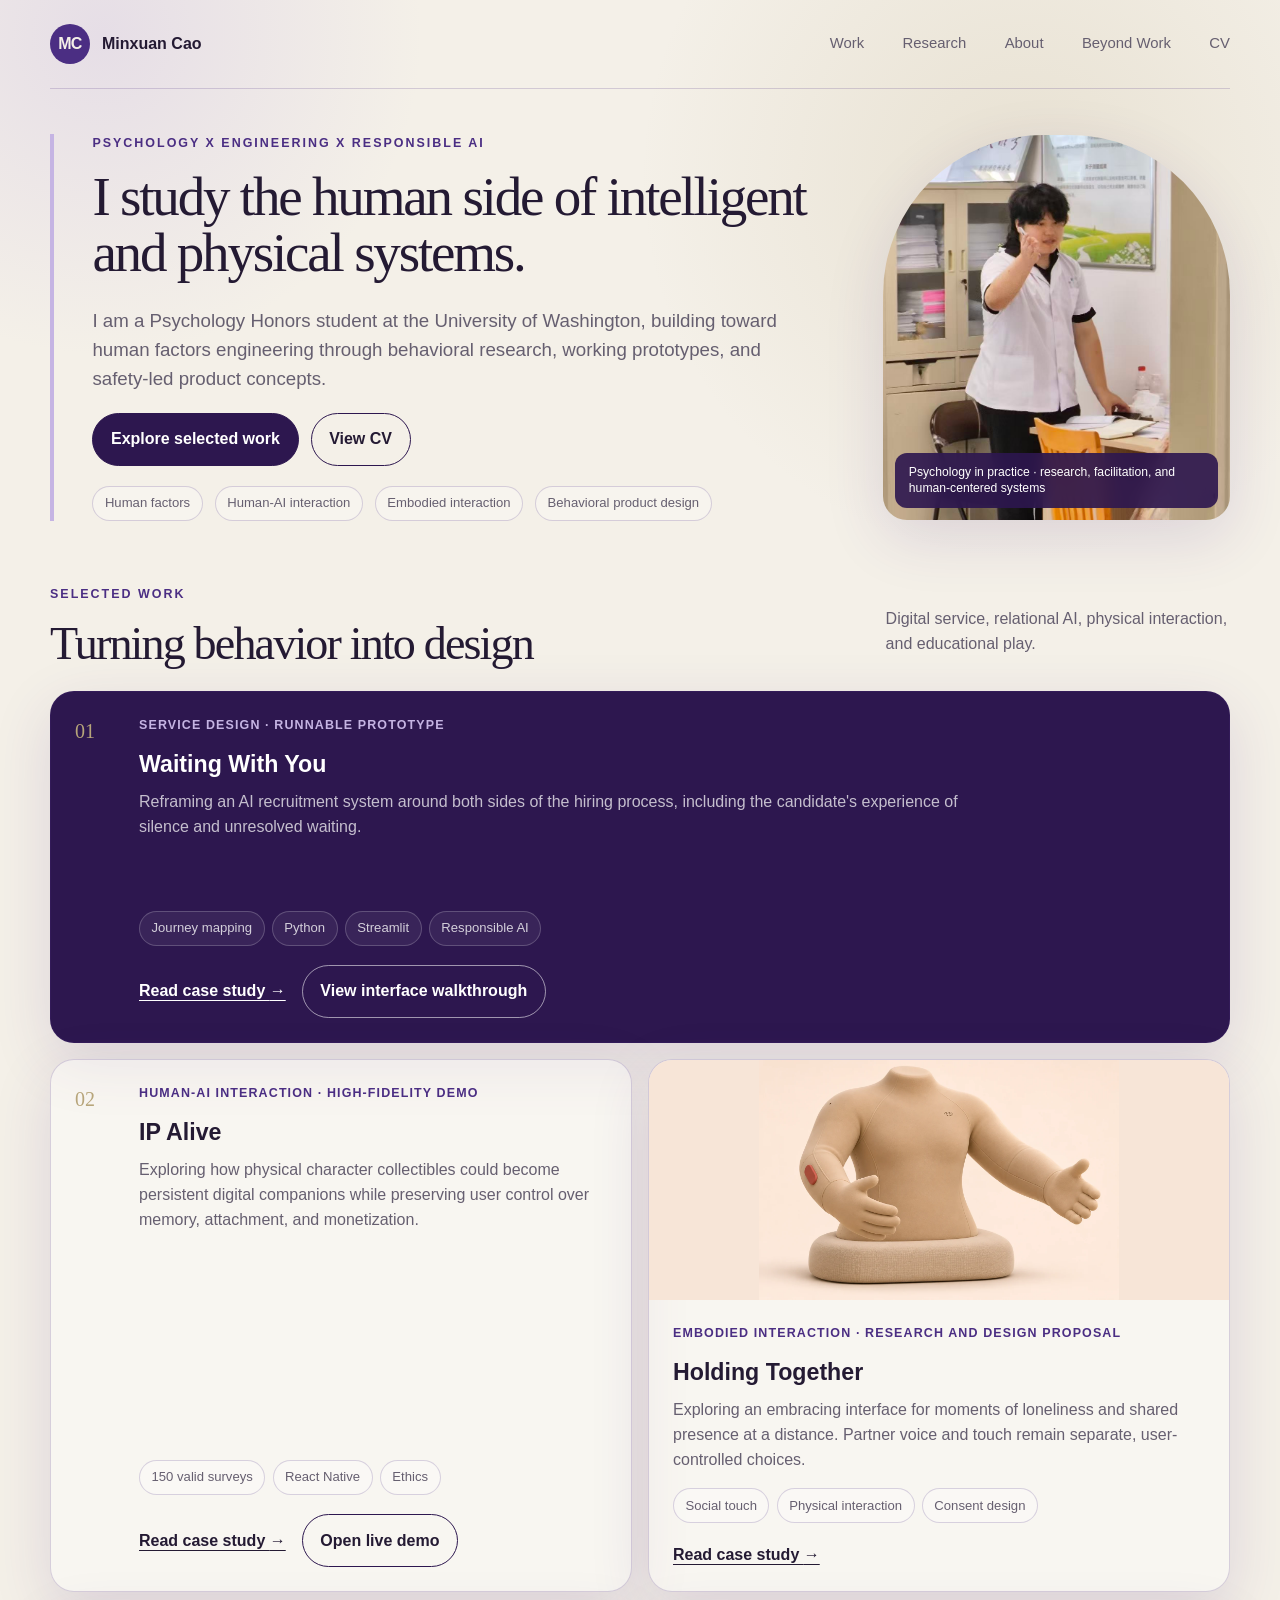
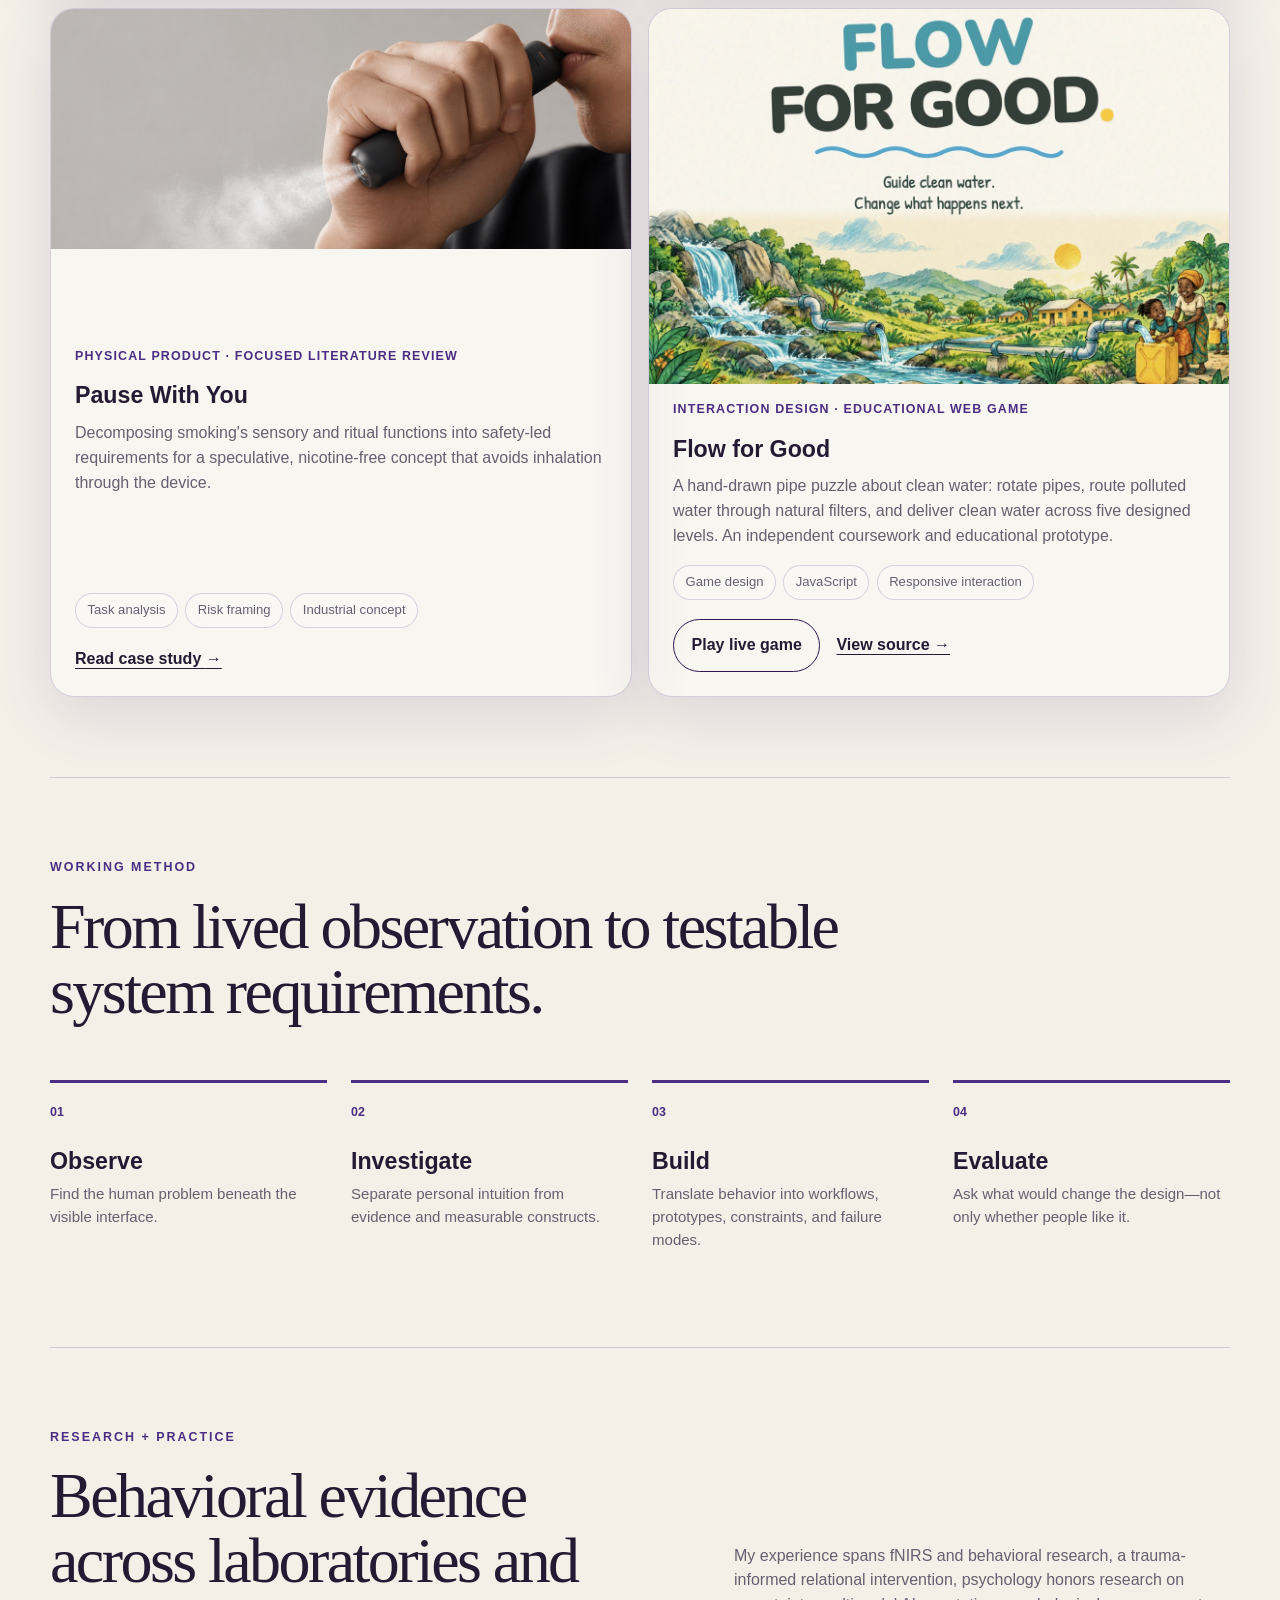
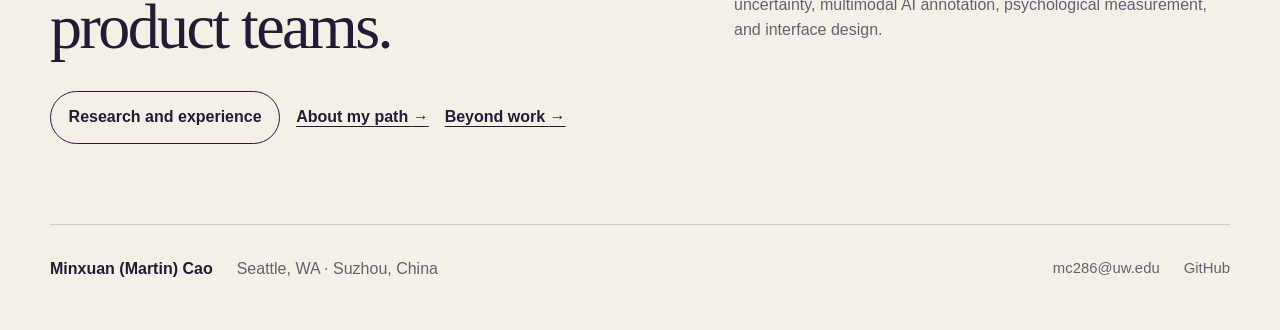
<file: index.html>
<!doctype html>
<html lang="en">
  <head>
    <meta charset="UTF-8" />
    <meta name="viewport" content="width=device-width, initial-scale=1.0" />
    <meta
      name="description"
      content="Minxuan (Martin) Cao's portfolio in human factors, human-AI interaction, behavioral research, and physical product design."
    />
    <meta name="theme-color" content="#2d174f" />
    <meta property="og:title" content="Minxuan (Martin) Cao | Human Factors Portfolio" />
    <meta property="og:description" content="Human factors, human-AI interaction, and behavioral product design through research and working prototypes." />
    <meta property="og:image" content="https://martincaominxuan.github.io/Beginner-Martin-personal-portfolio/assets/images/og-uw.png" />
    <meta property="og:type" content="website" />
    <meta name="twitter:card" content="summary_large_image" />
    <meta name="twitter:title" content="Minxuan (Martin) Cao | Human Factors Portfolio" />
    <meta name="twitter:description" content="Human factors, human-AI interaction, and behavioral product design through research and working prototypes." />
    <meta name="twitter:image" content="https://martincaominxuan.github.io/Beginner-Martin-personal-portfolio/assets/images/og-uw.png" />
    <title>Minxuan (Martin) Cao | Human Factors Portfolio</title>
    <link rel="stylesheet" href="styles.css?v=20261004-uw2" />
  </head>
  <body>
    <a class="skip-link" href="#main">Skip to content</a>
    <header class="site-header">
      <a class="wordmark" href="index.html" aria-label="Martin Cao home">
        <span>MC</span>
        <span class="wordmark-text">Minxuan Cao</span>
      </a>
      <nav aria-label="Primary navigation">
        <a href="#work">Work</a>
        <a href="research.html">Research</a>
        <a href="about.html">About</a>
        <a href="personal.html">Beyond Work</a>
        <a href="assets/documents/Martin_Cao_Web_CV.pdf?v=20261103-corrected2">CV</a>
      </nav>
    </header>

    <main id="main">
      <section class="hero" aria-labelledby="hero-title">
        <div class="hero-content">
          <div class="eyebrow">Psychology x Engineering x Responsible AI</div>
          <h1 id="hero-title">I study the human side of intelligent and physical systems.</h1>
          <p class="hero-copy">
            I am a Psychology Honors student at the University of Washington, building toward
            human factors engineering through behavioral research, working prototypes, and
            safety-led product concepts.
          </p>
          <div class="hero-actions">
            <a class="button button-primary" href="#work">Explore selected work</a>
            <a class="button button-secondary" href="assets/documents/Martin_Cao_Web_CV.pdf?v=20261103-corrected2">View CV</a>
          </div>
          <ul class="focus-list" aria-label="Areas of focus">
            <li>Human factors</li>
            <li>Human-AI interaction</li>
            <li>Embodied interaction</li>
            <li>Behavioral product design</li>
          </ul>
        </div>
        <figure class="hero-portrait">
          <img src="assets/images/martin-research.jpg?v=20261004" alt="Martin Cao speaking during a psychology program activity" />
          <figcaption>Psychology in practice · research, facilitation, and human-centered systems</figcaption>
        </figure>
      </section>

      <section class="work-section" id="work" aria-labelledby="work-title">
        <div class="section-heading">
          <div>
            <p class="eyebrow">Selected work</p>
            <h2 id="work-title">Turning behavior into design</h2>
          </div>
          <p>Digital service, relational AI, physical interaction, and educational play.</p>
        </div>

        <div class="project-grid">
          <article class="project-card project-card-featured">
            <div class="project-index">01</div>
            <div class="project-body">
              <p class="project-type">Service design · Runnable prototype</p>
              <h3>Waiting With You</h3>
              <p>
                Reframing an AI recruitment system around both sides of the hiring process,
                including the candidate's experience of silence and unresolved waiting.
              </p>
              <ul class="project-tags">
                <li>Journey mapping</li><li>Python</li><li>Streamlit</li><li>Responsible AI</li>
              </ul>
              <div class="project-links"><a class="text-link" href="case-studies/waiting-with-you.html">Read case study <span aria-hidden="true">→</span></a><a class="button button-secondary" href="case-studies/waiting-with-you.html#prototype">View interface walkthrough</a></div>
            </div>
          </article>

          <article class="project-card">
            <div class="project-index">02</div>
            <div class="project-body">
              <p class="project-type">Human-AI interaction · High-fidelity demo</p>
              <h3>IP Alive</h3>
              <p>
                Exploring how physical character collectibles could become persistent digital
                companions while preserving user control over memory, attachment, and monetization.
              </p>
              <ul class="project-tags">
                <li>150 valid surveys</li><li>React Native</li><li>Ethics</li>
              </ul>
              <div class="project-links"><a class="text-link" href="case-studies/ip-alive.html">Read case study <span aria-hidden="true">→</span></a><a class="button button-secondary" href="demos/ip-alive/">Open live demo</a></div>
            </div>
          </article>

          <article class="project-card project-card-image holding-card">
            <a href="case-studies/holding-together.html" aria-label="Read Holding Together case study"><img src="assets/images/holding-together/product.webp" width="1400" height="933" loading="lazy" alt="Holding Together: a sand-colored headless torso with soft arms, hands, padded neck rest, and supported base" /></a>
            <div class="project-body"><p class="project-type">Embodied interaction · Research and design proposal</p><h3>Holding Together</h3><p>Exploring an embracing interface for moments of loneliness and shared presence at a distance. Partner voice and touch remain separate, user-controlled choices.</p><ul class="project-tags"><li>Social touch</li><li>Physical interaction</li><li>Consent design</li></ul><div class="project-links"><a class="text-link" href="case-studies/holding-together.html">Read case study <span aria-hidden="true">→</span></a></div></div>
          </article>

          <article class="project-card project-card-image">
            <img src="assets/images/pause-with-you-hero.png" alt="Pause With You short cylindrical concept held in a closed-fist grip" />
            <div class="project-body">
              <p class="project-type">Physical product · Focused literature review</p>
              <h3>Pause With You</h3>
              <p>
                Decomposing smoking's sensory and ritual functions into safety-led requirements
                for a speculative, nicotine-free concept that avoids inhalation through the device.
              </p>
              <ul class="project-tags">
                <li>Task analysis</li><li>Risk framing</li><li>Industrial concept</li>
              </ul>
              <a class="text-link" href="case-studies/pause-with-you.html">Read case study <span aria-hidden="true">→</span></a>
            </div>
          </article>

          <article class="project-card project-card-image">
            <img src="assets/images/flow-for-good-cover.jpg" width="1200" height="776" style="height: auto;" loading="lazy" alt="Flow for Good title above a hand-drawn waterfall, water pipes, and a family collecting clean water in a yellow jerry can" />
            <div class="project-body">
              <p class="project-type">Interaction design · Educational web game</p>
              <h3>Flow for Good</h3>
              <p>
                A hand-drawn pipe puzzle about clean water: rotate pipes, route polluted water
                through natural filters, and deliver clean water across five designed levels.
                An independent coursework and educational prototype.
              </p>
              <ul class="project-tags">
                <li>Game design</li><li>JavaScript</li><li>Responsive interaction</li>
              </ul>
              <div class="project-links"><a class="button button-secondary" href="https://martincaominxuan.github.io/flow-for-good/">Play live game</a><a class="text-link" href="https://github.com/MartinCaominxuan/flow-for-good">View source <span aria-hidden="true">→</span></a></div>
            </div>
          </article>
        </div>
      </section>

      <section class="approach" id="approach" aria-labelledby="approach-title">
        <p class="eyebrow">Working method</p>
        <h2 id="approach-title">From lived observation to testable system requirements.</h2>
        <div class="process-grid">
          <div><span>01</span><h3>Observe</h3><p>Find the human problem beneath the visible interface.</p></div>
          <div><span>02</span><h3>Investigate</h3><p>Separate personal intuition from evidence and measurable constructs.</p></div>
          <div><span>03</span><h3>Build</h3><p>Translate behavior into workflows, prototypes, constraints, and failure modes.</p></div>
          <div><span>04</span><h3>Evaluate</h3><p>Ask what would change the design—not only whether people like it.</p></div>
        </div>
      </section>

      <section class="experience-preview" id="experience" aria-labelledby="experience-title">
        <div>
          <p class="eyebrow">Research + practice</p>
          <h2 id="experience-title">Behavioral evidence across laboratories and product teams.</h2>
        </div>
        <p>
          My experience spans fNIRS and behavioral research, a trauma-informed relational
          intervention, psychology honors research on uncertainty, multimodal AI annotation,
          psychological measurement, and interface design.
        </p>
        <div class="link-row">
          <a class="button button-secondary" href="research.html">Research and experience</a>
          <a class="text-link" href="about.html">About my path <span aria-hidden="true">→</span></a>
          <a class="text-link" href="personal.html">Beyond work <span aria-hidden="true">→</span></a>
        </div>
      </section>
    </main>

    <footer>
      <div>
        <strong>Minxuan (Martin) Cao</strong>
        <span>Seattle, WA · Suzhou, China</span>
      </div>
      <div class="footer-links">
        <a href="mailto:mc286@uw.edu">mc286@uw.edu</a>
        <a href="https://github.com/MartinCaominxuan">GitHub</a>
      </div>
    </footer>
  </body>
</html>
</file>
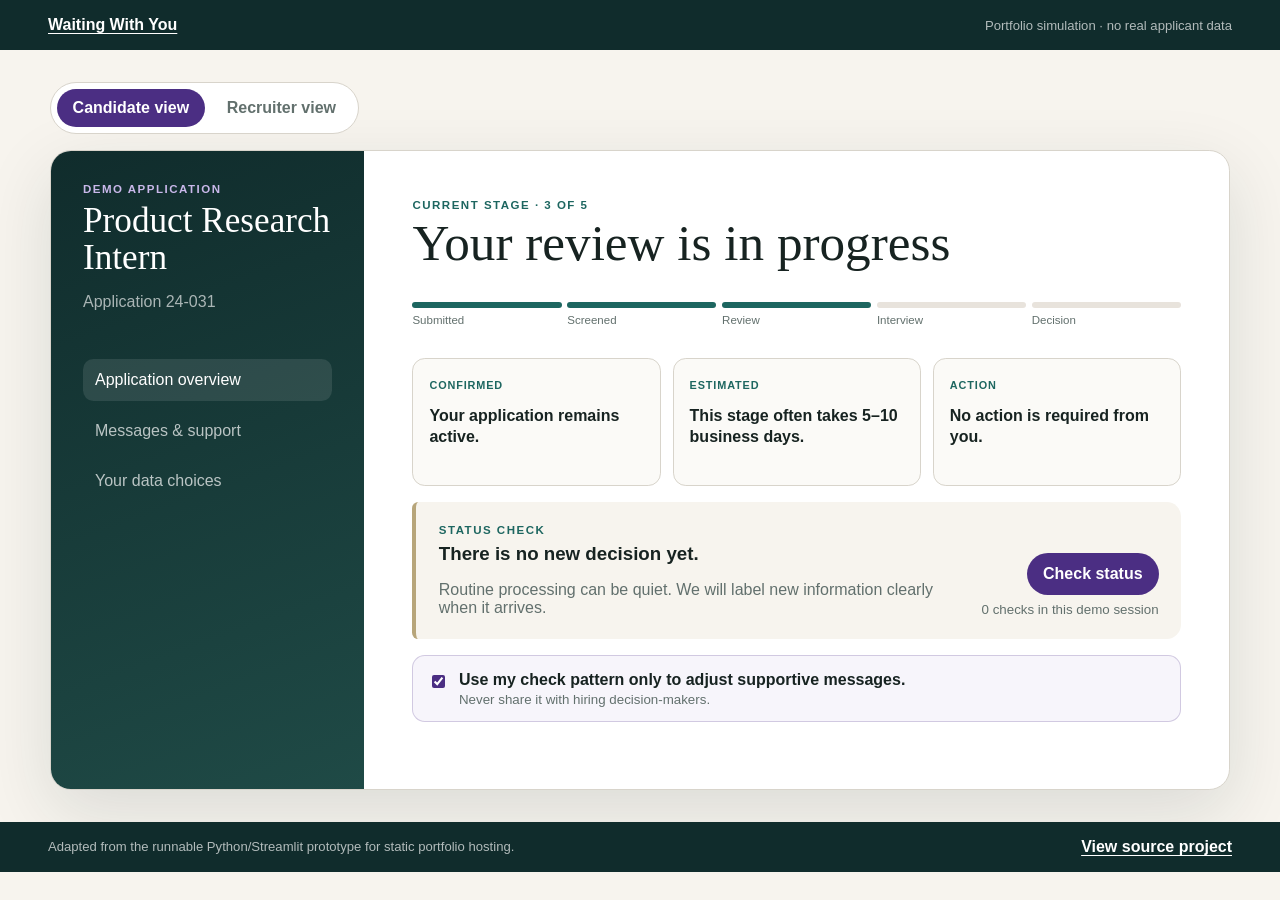
<file: demos/waiting-with-you/index.html>
<!doctype html>
<html lang="en">
  <head>
    <meta charset="UTF-8" />
    <meta name="viewport" content="width=device-width, initial-scale=1.0" />
    <meta name="description" content="Interactive browser demonstration of Waiting With You." />
    <title>Waiting With You · Interactive Demo</title>
    <link rel="stylesheet" href="demo.css" />
  </head>
  <body>
    <a class="skip-link" href="#demo-main">Skip to demo</a>
    <header class="demo-header">
      <a href="../../case-studies/waiting-with-you.html" aria-label="Return to the Waiting With You case study">Waiting With You</a>
      <span>Portfolio simulation · no real applicant data</span>
    </header>

    <main id="demo-main" class="demo-shell">
      <div class="view-switch" role="tablist" aria-label="Prototype perspective">
        <button class="tab active" id="candidate-tab" role="tab" aria-selected="true" aria-controls="candidate-view">Candidate view</button>
        <button class="tab" id="recruiter-tab" role="tab" aria-selected="false" aria-controls="recruiter-view">Recruiter view</button>
      </div>

      <section id="candidate-view" class="view-panel" role="tabpanel" aria-labelledby="candidate-tab">
        <aside class="sidebar">
          <p class="overline">DEMO APPLICATION</p>
          <h1>Product Research Intern</h1>
          <p>Application 24-031</p>
          <nav aria-label="Candidate demo navigation">
            <button class="nav-item active" type="button">Application overview</button>
            <button class="nav-item" type="button">Messages &amp; support</button>
            <button class="nav-item" type="button">Your data choices</button>
          </nav>
        </aside>

        <div class="workspace">
          <p class="overline">CURRENT STAGE · 3 OF 5</p>
          <h2>Your review is in progress</h2>
          <ol class="progress" aria-label="Application progress">
            <li class="done"><span>1</span>Submitted</li>
            <li class="done"><span>2</span>Screened</li>
            <li class="current"><span>3</span>Review</li>
            <li><span>4</span>Interview</li>
            <li><span>5</span>Decision</li>
          </ol>

          <div class="fact-grid">
            <article><span>CONFIRMED</span><strong>Your application remains active.</strong></article>
            <article><span>ESTIMATED</span><strong>This stage often takes 5–10 business days.</strong></article>
            <article><span>ACTION</span><strong>No action is required from you.</strong></article>
          </div>

          <div class="support-card" aria-live="polite">
            <div>
              <p class="overline">STATUS CHECK</p>
              <h3 id="status-title">There is no new decision yet.</h3>
              <p id="status-message">Routine processing can be quiet. We will label new information clearly when it arrives.</p>
            </div>
            <div class="refresh-area">
              <button class="primary-action" id="refresh-button" type="button">Check status</button>
              <small><span id="refresh-count">0</span> checks in this demo session</small>
            </div>
          </div>

          <label class="consent-control">
            <input id="support-opt-in" type="checkbox" checked />
            <span><strong>Use my check pattern only to adjust supportive messages.</strong><small>Never share it with hiring decision-makers.</small></span>
          </label>
        </div>
      </section>

      <section id="recruiter-view" class="view-panel hidden" role="tabpanel" aria-labelledby="recruiter-tab">
        <aside class="sidebar recruiter-sidebar">
          <p class="overline">RECRUITER WORKSPACE</p>
          <h1>Product Research Intern</h1>
          <p>18 active candidates</p>
          <nav aria-label="Recruiter demo navigation">
            <button class="nav-item active" type="button">Review queue</button>
            <button class="nav-item" type="button">Stage communication</button>
            <button class="nav-item" type="button">Audit log</button>
          </nav>
        </aside>

        <div class="workspace">
          <p class="overline">HUMAN REVIEW REQUIRED</p>
          <h2>Candidate evidence, not waiting behavior</h2>
          <div class="candidate-row header-row"><span>Candidate</span><span>Evidence status</span><span>Next action</span></div>
          <div class="candidate-row"><strong>Candidate 031</strong><span class="badge">Review complete</span><button type="button">Open packet</button></div>
          <div class="candidate-row"><strong>Candidate 044</strong><span class="badge neutral">Needs review</span><button type="button">Open packet</button></div>
          <div class="candidate-row"><strong>Candidate 052</strong><span class="badge">Review complete</span><button type="button">Open packet</button></div>
          <div class="boundary-card">
            <p class="overline">DATA BOUNDARY</p>
            <h3>Refresh counts are absent from this view.</h3>
            <p>Candidate support signals are isolated from evaluation. They cannot be searched, scored, or exported by the hiring team.</p>
          </div>
        </div>
      </section>
    </main>

    <footer><span>Adapted from the runnable Python/Streamlit prototype for static portfolio hosting.</span><a href="https://github.com/MartinCaominxuan/Waiting-with-you-Candidates-feeling-matter">View source project</a></footer>
    <script src="demo.js"></script>
  </body>
</html>
</file>
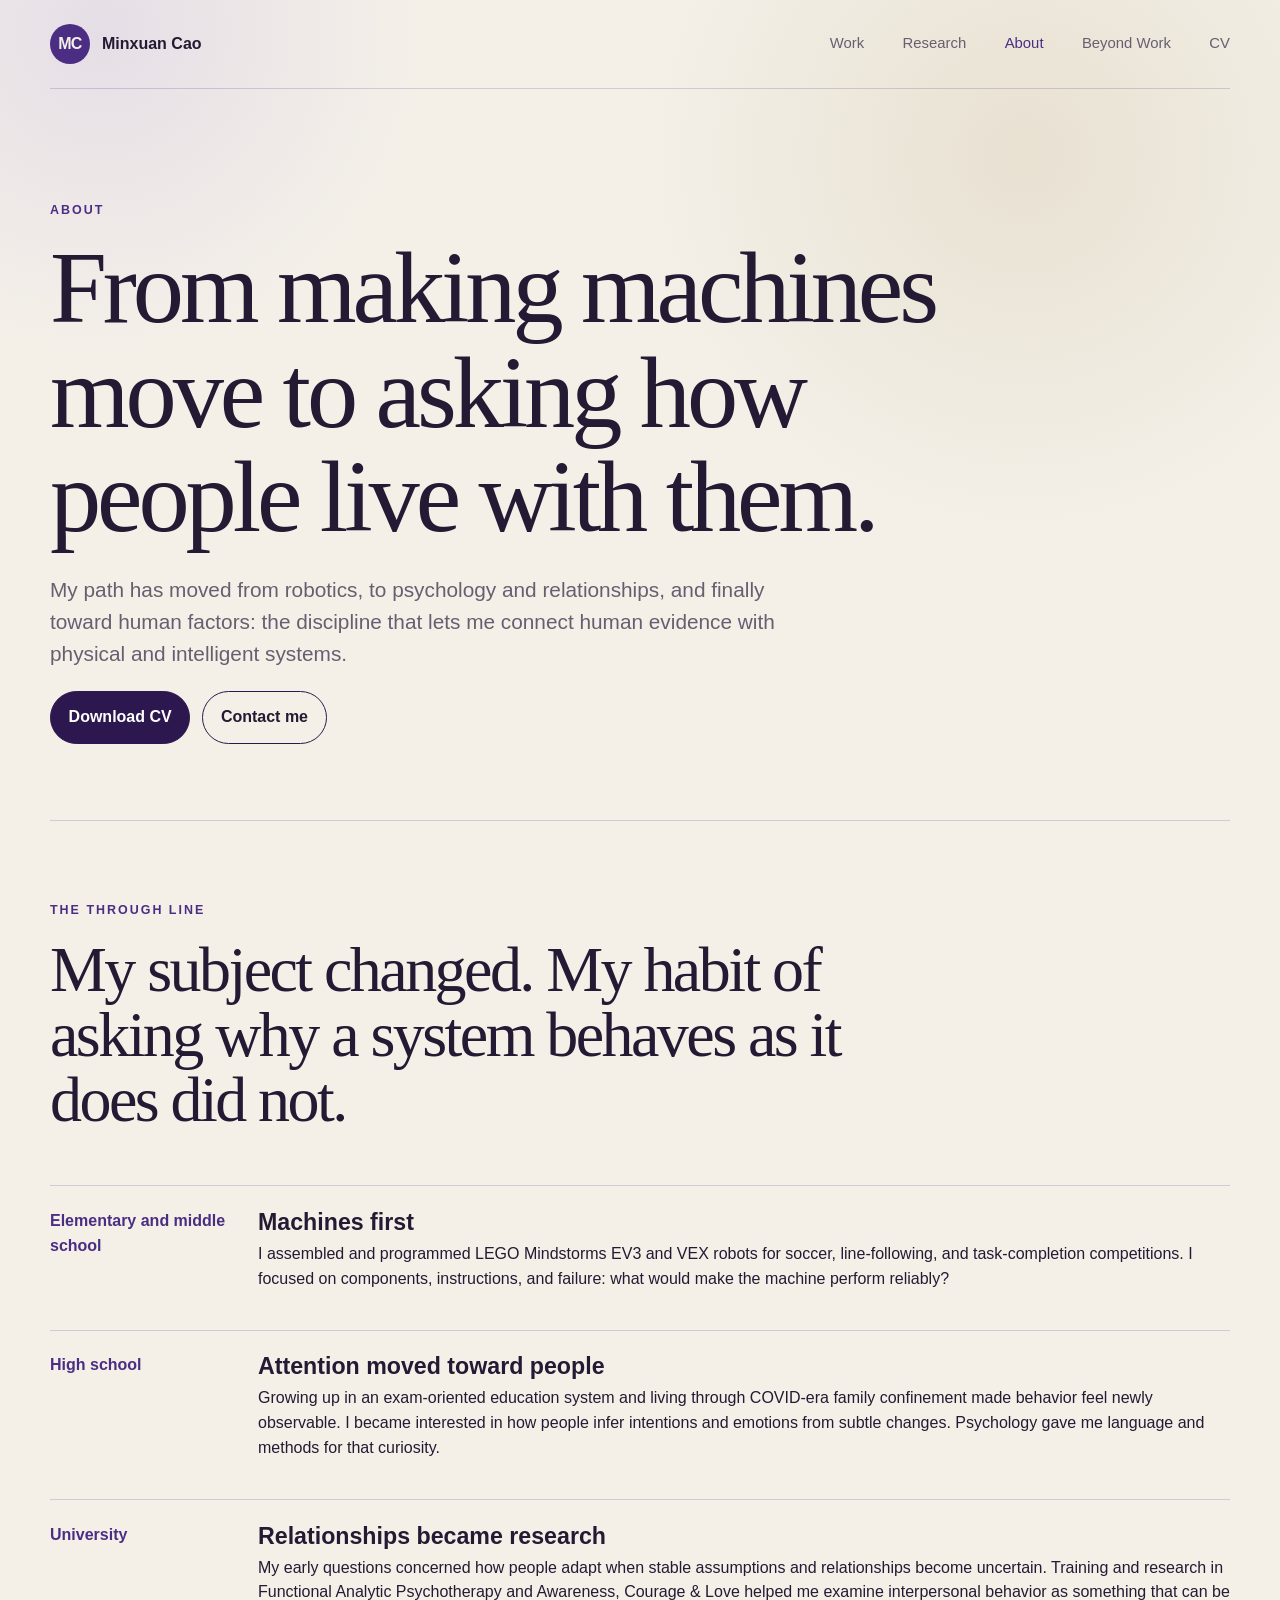
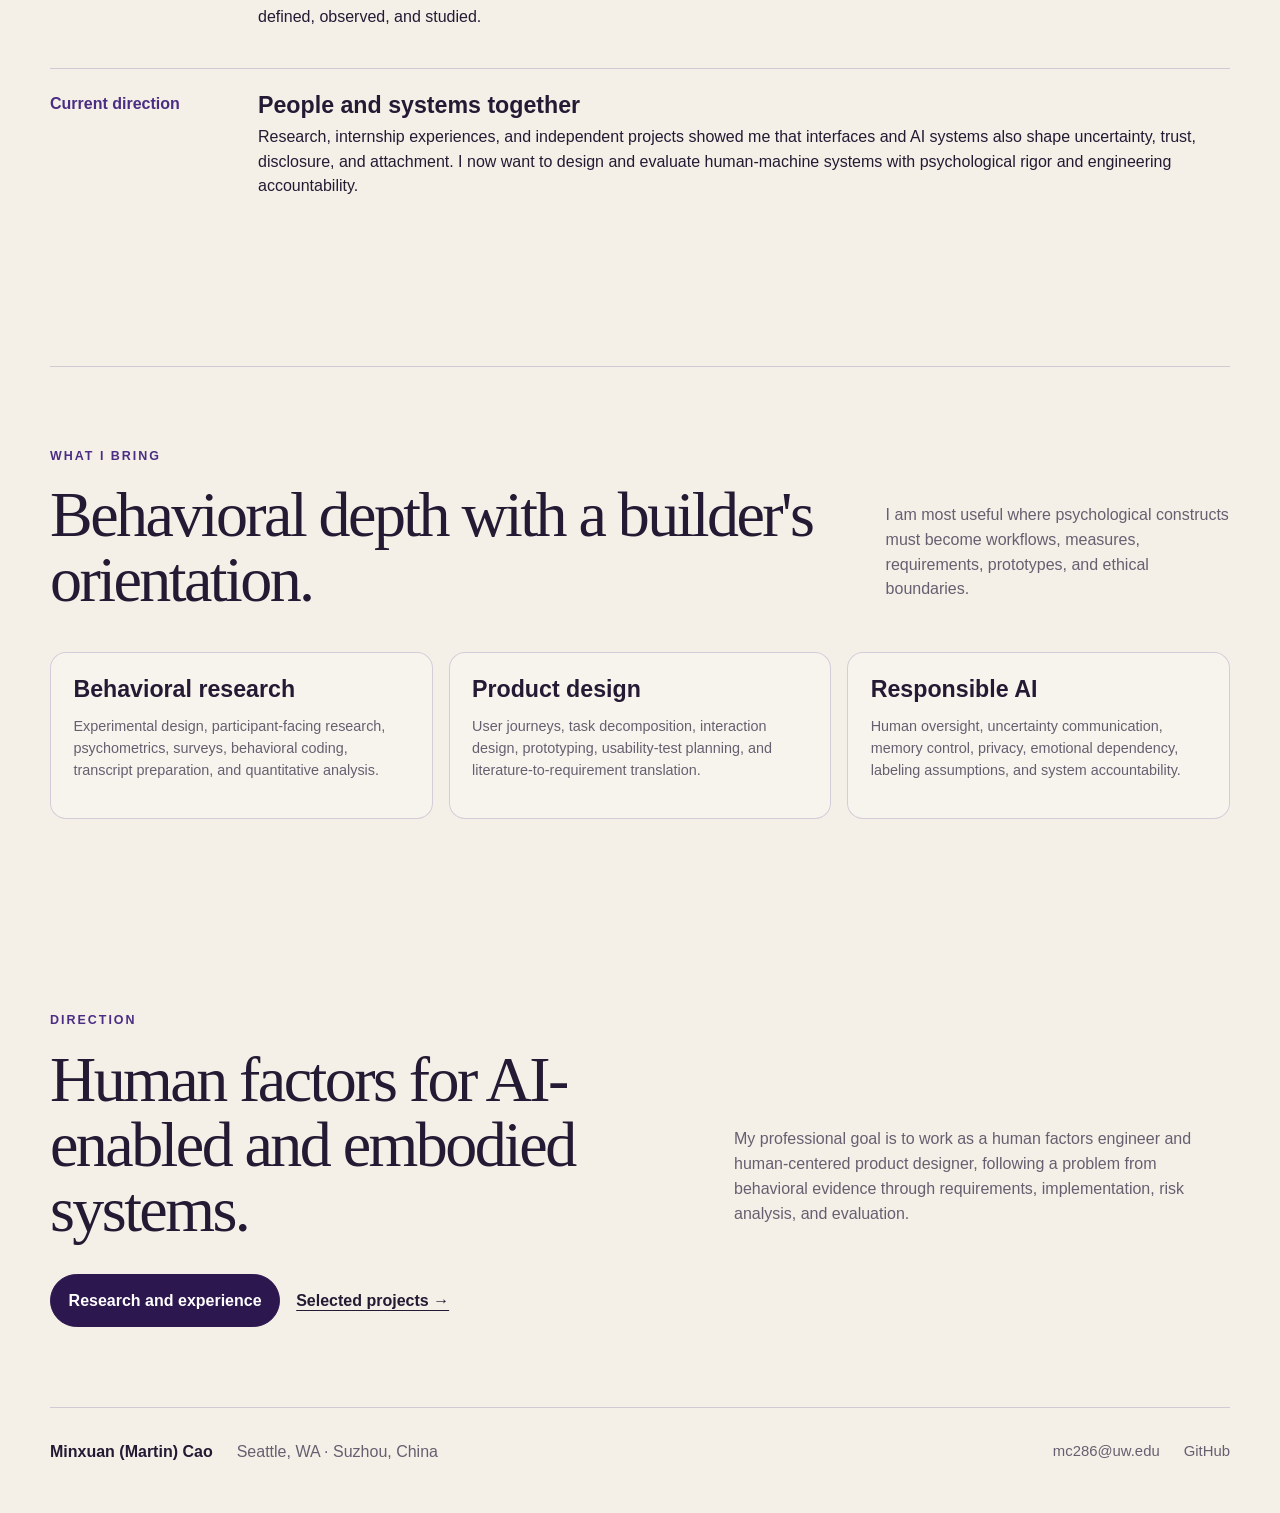
<file: about.html>
<!doctype html>
<html lang="en">
  <head>
    <meta charset="UTF-8" />
    <meta name="viewport" content="width=device-width, initial-scale=1.0" />
    <meta name="description" content="About Minxuan (Martin) Cao: a psychology researcher and product builder moving from robotics toward human factors and responsible embodied AI." />
    <meta property="og:title" content="About | Minxuan (Martin) Cao" />
    <meta property="og:description" content="From building robots to studying people, relationships, and human-machine systems." />
    <meta property="og:type" content="profile" />
    <meta name="twitter:card" content="summary" />
    <title>About | Minxuan Cao</title>
    <link rel="stylesheet" href="styles.css?v=20261004-uw2" />
  </head>
  <body>
    <a class="skip-link" href="#main">Skip to content</a>
    <header class="site-header"><a class="wordmark" href="index.html"><span>MC</span><span class="wordmark-text">Minxuan Cao</span></a><nav aria-label="Primary navigation"><a href="index.html#work">Work</a><a href="research.html">Research</a><a href="about.html" aria-current="page">About</a><a href="personal.html">Beyond Work</a><a href="assets/documents/Martin_Cao_Web_CV.pdf?v=20261103-corrected2">CV</a></nav></header>
    <main id="main">
      <section class="page-hero"><p class="eyebrow">About</p><h1>From making machines move to asking how people live with them.</h1><p class="page-intro">My path has moved from robotics, to psychology and relationships, and finally toward human factors: the discipline that lets me connect human evidence with physical and intelligent systems.</p><div class="hero-actions"><a class="button button-primary" href="assets/documents/Martin_Cao_Web_CV.pdf?v=20261103-corrected2">Download CV</a><a class="button button-secondary" href="mailto:mc286@uw.edu">Contact me</a></div></section>

      <section class="approach">
        <p class="eyebrow">The through line</p>
        <h2>My subject changed. My habit of asking why a system behaves as it does did not.</h2>
        <div class="timeline">
          <div class="timeline-item"><time>Elementary and middle school</time><div><h3>Machines first</h3><p>I assembled and programmed LEGO Mindstorms EV3 and VEX robots for soccer, line-following, and task-completion competitions. I focused on components, instructions, and failure: what would make the machine perform reliably?</p></div></div>
          <div class="timeline-item"><time>High school</time><div><h3>Attention moved toward people</h3><p>Growing up in an exam-oriented education system and living through COVID-era family confinement made behavior feel newly observable. I became interested in how people infer intentions and emotions from subtle changes. Psychology gave me language and methods for that curiosity.</p></div></div>
          <div class="timeline-item"><time>University</time><div><h3>Relationships became research</h3><p>My early questions concerned how people adapt when stable assumptions and relationships become uncertain. Training and research in Functional Analytic Psychotherapy and Awareness, Courage &amp; Love helped me examine interpersonal behavior as something that can be defined, observed, and studied.</p></div></div>
          <div class="timeline-item"><time>Current direction</time><div><h3>People and systems together</h3><p>Research, internship experiences, and independent projects showed me that interfaces and AI systems also shape uncertainty, trust, disclosure, and attachment. I now want to design and evaluate human-machine systems with psychological rigor and engineering accountability.</p></div></div>
        </div>
      </section>

      <section class="work-section">
        <div class="section-heading"><div><p class="eyebrow">What I bring</p><h2>Behavioral depth with a builder's orientation.</h2></div><p>I am most useful where psychological constructs must become workflows, measures, requirements, prototypes, and ethical boundaries.</p></div>
        <div class="research-grid">
          <article class="research-card"><h3>Behavioral research</h3><p>Experimental design, participant-facing research, psychometrics, surveys, behavioral coding, transcript preparation, and quantitative analysis.</p></article>
          <article class="research-card"><h3>Product design</h3><p>User journeys, task decomposition, interaction design, prototyping, usability-test planning, and literature-to-requirement translation.</p></article>
          <article class="research-card"><h3>Responsible AI</h3><p>Human oversight, uncertainty communication, memory control, privacy, emotional dependency, labeling assumptions, and system accountability.</p></article>
        </div>
      </section>

      <section class="experience-preview">
        <div><p class="eyebrow">Direction</p><h2>Human factors for AI-enabled and embodied systems.</h2></div>
        <p>My professional goal is to work as a human factors engineer and human-centered product designer, following a problem from behavioral evidence through requirements, implementation, risk analysis, and evaluation.</p>
        <div class="link-row"><a class="button button-primary" href="research.html">Research and experience</a><a class="text-link" href="index.html#work">Selected projects →</a></div>
      </section>
    </main>
    <footer><div><strong>Minxuan (Martin) Cao</strong><span>Seattle, WA · Suzhou, China</span></div><div class="footer-links"><a href="mailto:mc286@uw.edu">mc286@uw.edu</a><a href="https://github.com/MartinCaominxuan">GitHub</a></div></footer>
  </body>
</html>
</file>
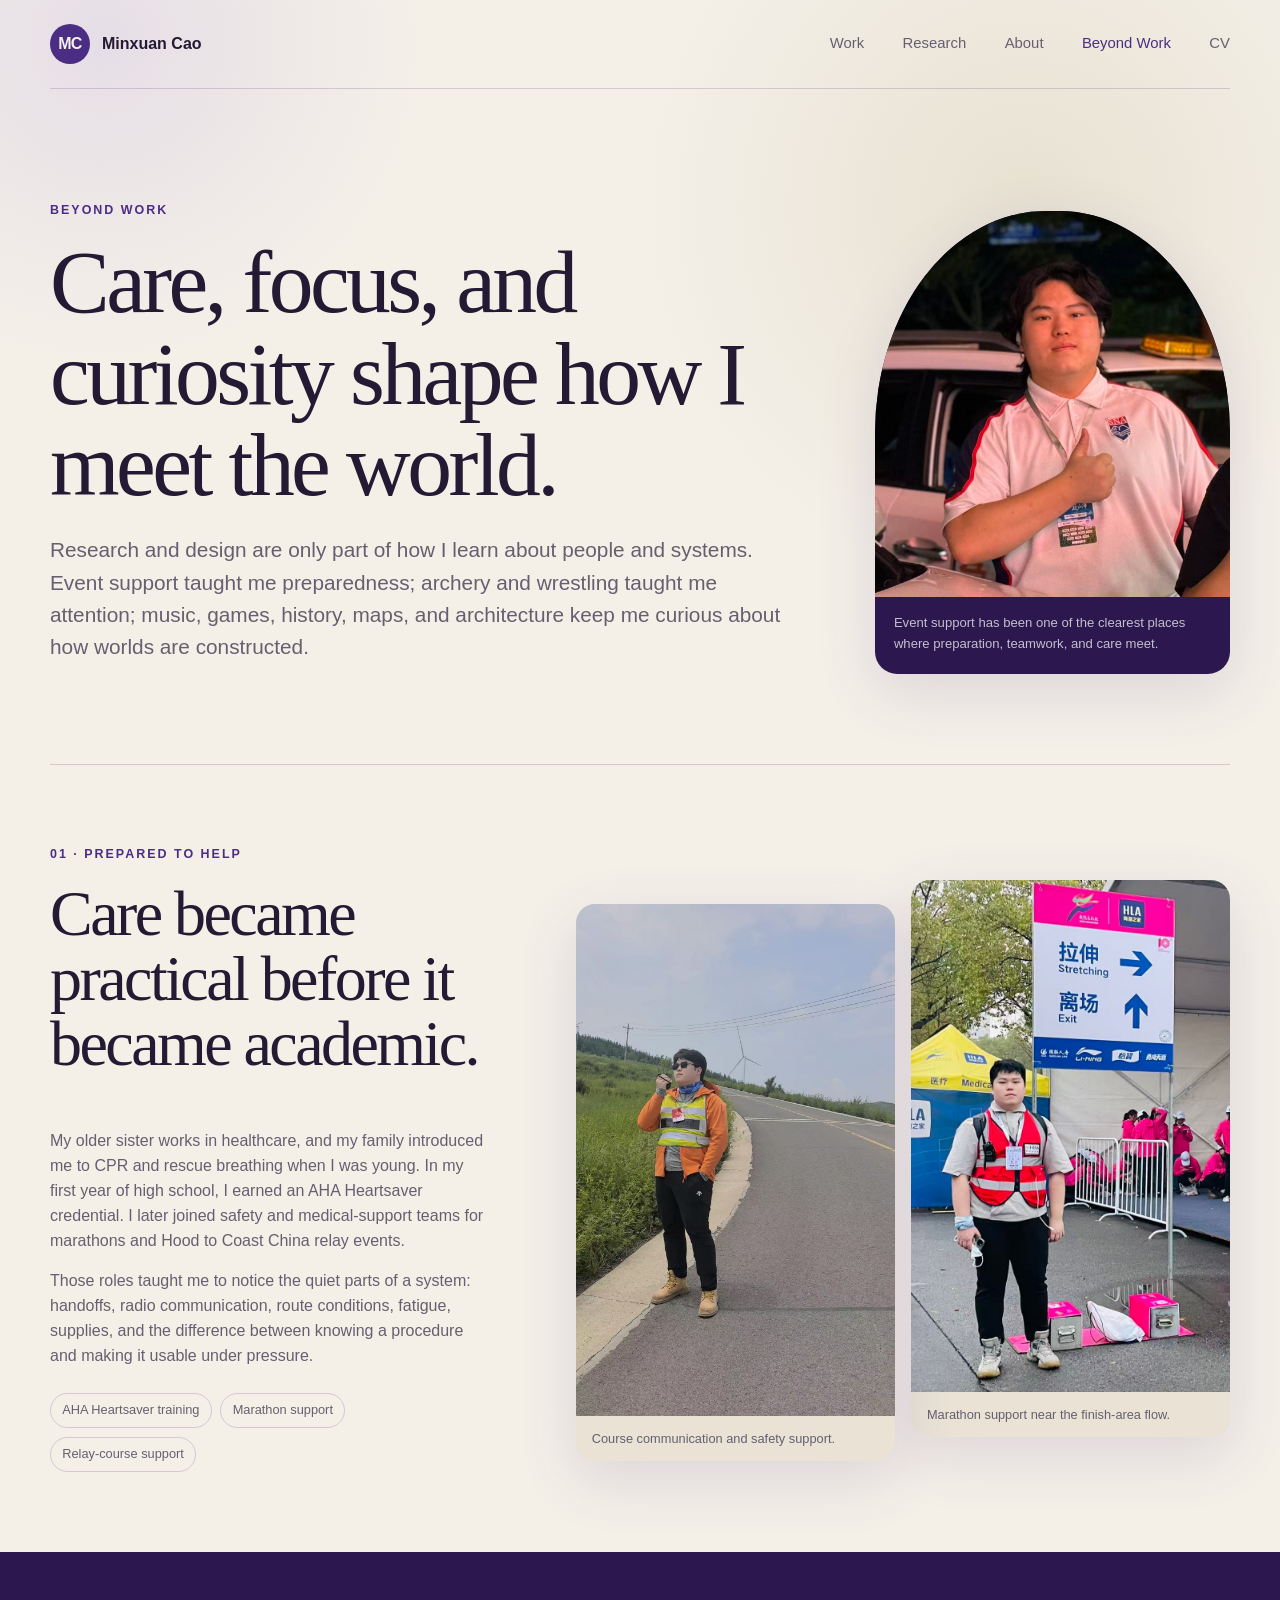
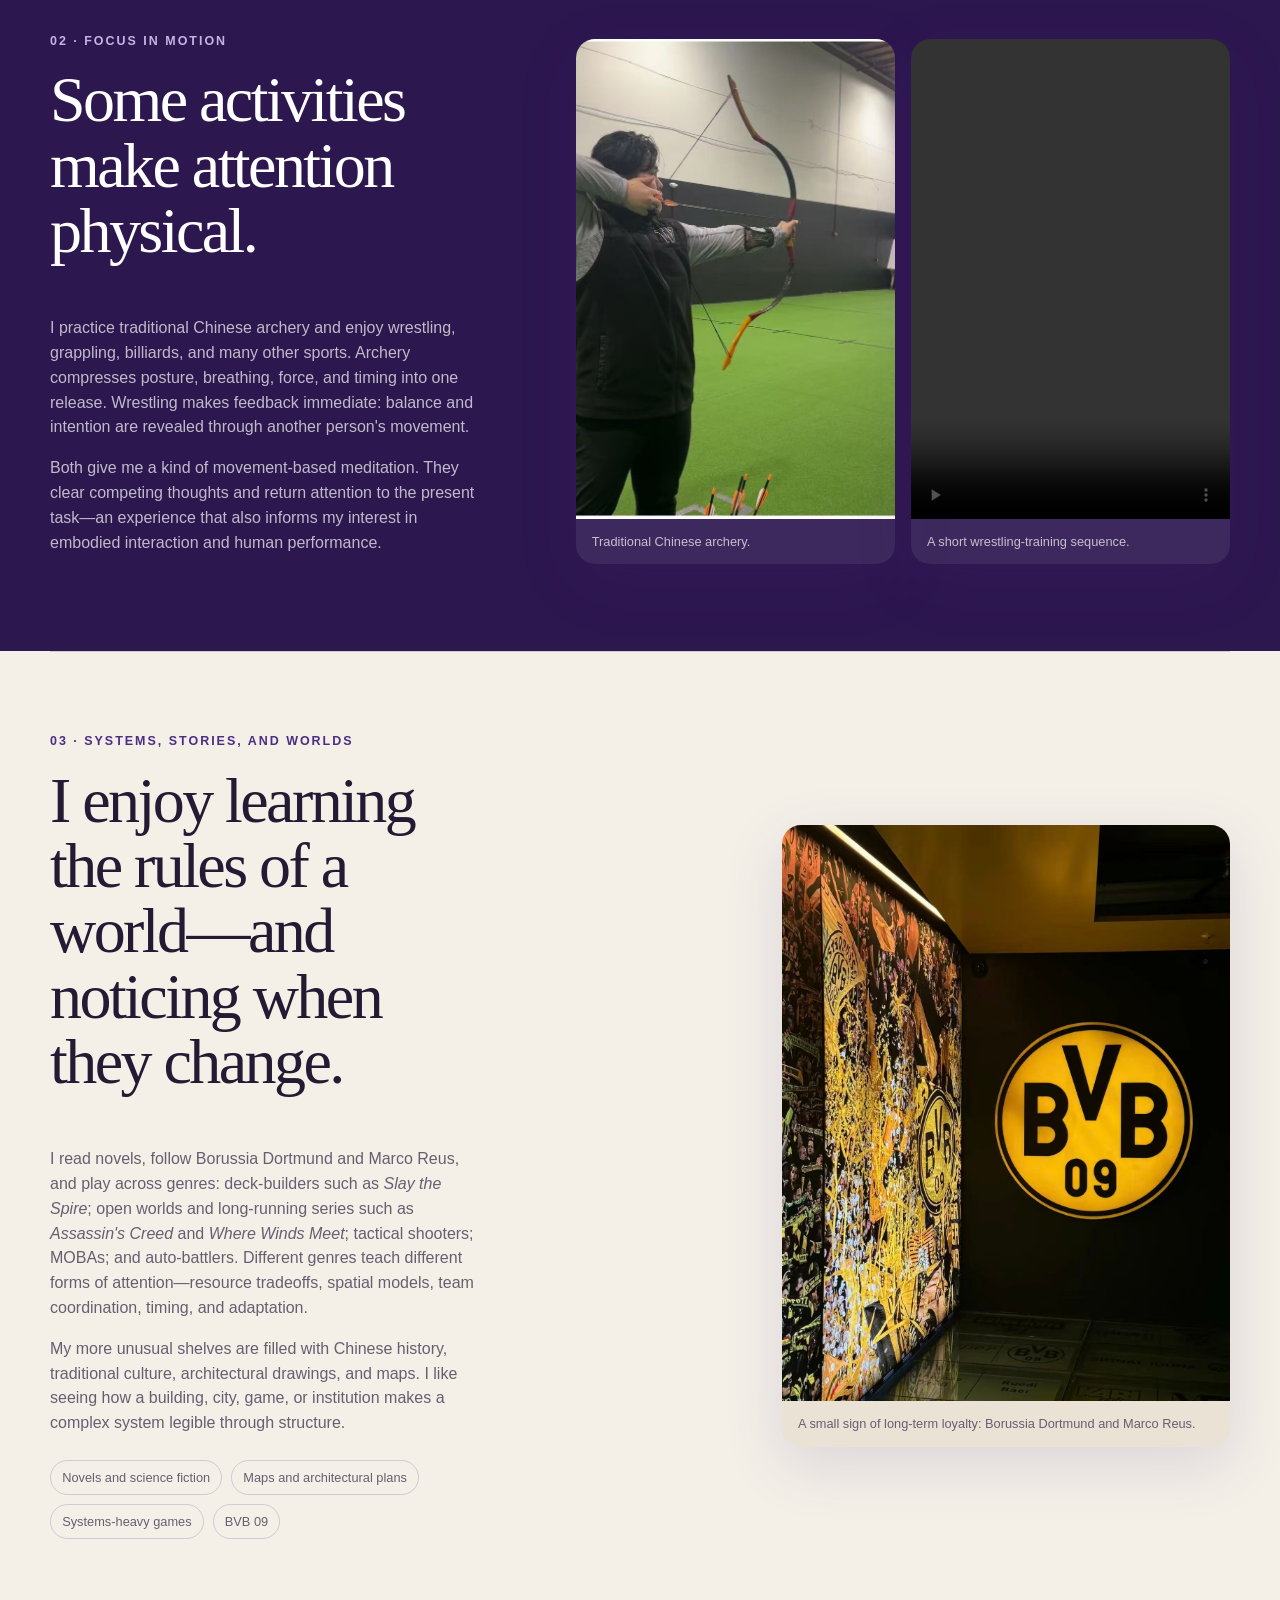
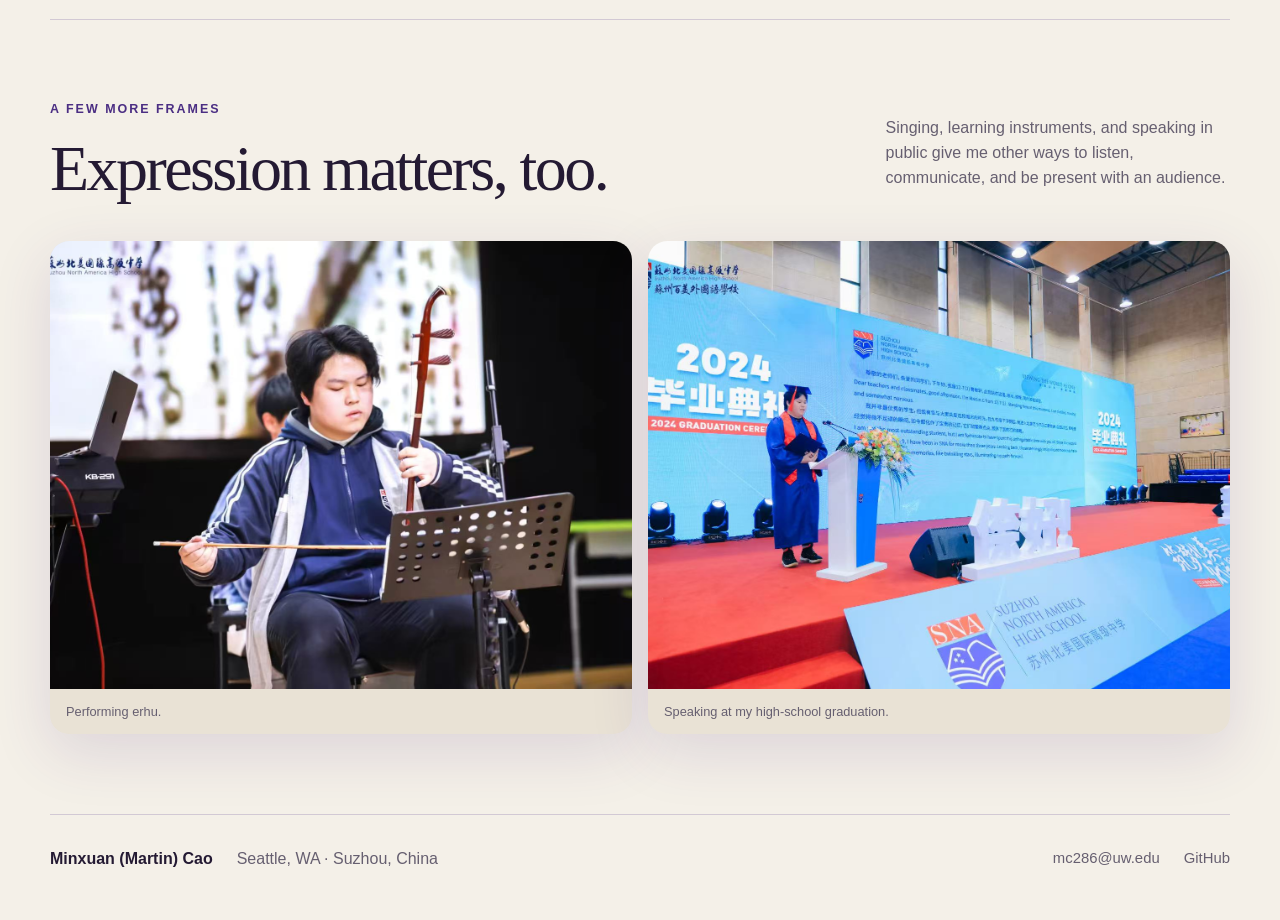
<file: personal.html>
<!doctype html>
<html lang="en">
  <head>
    <meta charset="UTF-8" />
    <meta name="viewport" content="width=device-width, initial-scale=1.0" />
    <meta name="description" content="Beyond the portfolio: Minxuan Cao's interests in first-aid service, traditional archery, movement, music, games, history, and spatial systems." />
    <meta property="og:title" content="Beyond Work | Minxuan (Martin) Cao" />
    <meta property="og:description" content="Care, focus, and curiosity beyond research and product design." />
    <meta property="og:type" content="profile" />
    <meta name="twitter:card" content="summary" />
    <title>Beyond Work | Minxuan Cao</title>
    <link rel="stylesheet" href="styles.css?v=20261004-uw2" />
  </head>
  <body>
    <a class="skip-link" href="#main">Skip to content</a>
    <header class="site-header">
      <a class="wordmark" href="index.html"><span>MC</span><span class="wordmark-text">Minxuan Cao</span></a>
      <nav aria-label="Primary navigation"><a href="index.html#work">Work</a><a href="research.html">Research</a><a href="about.html">About</a><a href="personal.html" aria-current="page">Beyond Work</a><a href="assets/documents/Martin_Cao_Web_CV.pdf?v=20261103-corrected2">CV</a></nav>
    </header>

    <main id="main">
      <section class="personal-hero">
        <div class="personal-hero-copy">
          <p class="eyebrow">Beyond work</p>
          <h1>Care, focus, and curiosity shape how I meet the world.</h1>
          <p class="page-intro">Research and design are only part of how I learn about people and systems. Event support taught me preparedness; archery and wrestling taught me attention; music, games, history, maps, and architecture keep me curious about how worlds are constructed.</p>
        </div>
        <figure class="portrait-card">
          <img src="assets/images/personal/portrait-event-support.jpg" alt="Martin Cao in an event-support uniform beside an emergency vehicle" />
          <figcaption>Event support has been one of the clearest places where preparation, teamwork, and care meet.</figcaption>
        </figure>
      </section>

      <section class="personal-chapter">
        <div class="personal-copy">
          <p class="eyebrow">01 · Prepared to help</p>
          <h2>Care became practical before it became academic.</h2>
          <p>My older sister works in healthcare, and my family introduced me to CPR and rescue breathing when I was young. In my first year of high school, I earned an AHA Heartsaver credential. I later joined safety and medical-support teams for marathons and Hood to Coast China relay events.</p>
          <p>Those roles taught me to notice the quiet parts of a system: handoffs, radio communication, route conditions, fatigue, supplies, and the difference between knowing a procedure and making it usable under pressure.</p>
          <div class="fact-row" aria-label="Event support experience">
            <span>AHA Heartsaver training</span><span>Marathon support</span><span>Relay-course support</span>
          </div>
        </div>
        <div class="photo-pair">
          <figure><img src="assets/images/personal/hood-to-coast-radio-support.jpg" alt="Martin using a radio while supporting an outdoor relay course" /><figcaption>Course communication and safety support.</figcaption></figure>
          <figure><img src="assets/images/personal/marathon-medical-support.jpg" alt="Martin wearing a first-aid support vest at a marathon event" /><figcaption>Marathon support near the finish-area flow.</figcaption></figure>
        </div>
      </section>

      <section class="personal-chapter personal-chapter-dark">
        <div class="personal-copy">
          <p class="eyebrow">02 · Focus in motion</p>
          <h2>Some activities make attention physical.</h2>
          <p>I practice traditional Chinese archery and enjoy wrestling, grappling, billiards, and many other sports. Archery compresses posture, breathing, force, and timing into one release. Wrestling makes feedback immediate: balance and intention are revealed through another person's movement.</p>
          <p>Both give me a kind of movement-based meditation. They clear competing thoughts and return attention to the present task—an experience that also informs my interest in embodied interaction and human performance.</p>
        </div>
        <div class="motion-media">
          <figure><img src="assets/images/personal/traditional-archery.jpg" alt="Martin drawing a traditional Chinese bow at an indoor range" /><figcaption>Traditional Chinese archery.</figcaption></figure>
          <figure class="video-card">
            <video controls playsinline preload="metadata" aria-label="A short clip from Martin's wrestling training">
              <source src="assets/video/wrestling-training.mp4" type="video/mp4" />
            </video>
            <figcaption>A short wrestling-training sequence.</figcaption>
          </figure>
        </div>
      </section>

      <section class="personal-chapter">
        <div class="personal-copy">
          <p class="eyebrow">03 · Systems, stories, and worlds</p>
          <h2>I enjoy learning the rules of a world—and noticing when they change.</h2>
          <p>I read novels, follow Borussia Dortmund and Marco Reus, and play across genres: deck-builders such as <em>Slay the Spire</em>; open worlds and long-running series such as <em>Assassin's Creed</em> and <em>Where Winds Meet</em>; tactical shooters; MOBAs; and auto-battlers. Different genres teach different forms of attention—resource tradeoffs, spatial models, team coordination, timing, and adaptation.</p>
          <p>My more unusual shelves are filled with Chinese history, traditional culture, architectural drawings, and maps. I like seeing how a building, city, game, or institution makes a complex system legible through structure.</p>
          <div class="fact-row"><span>Novels and science fiction</span><span>Maps and architectural plans</span><span>Systems-heavy games</span><span>BVB 09</span></div>
        </div>
        <figure class="tall-accent"><img src="assets/images/personal/borussia-dortmund.jpg" alt="Borussia Dortmund BVB 09 display in black and yellow" /><figcaption>A small sign of long-term loyalty: Borussia Dortmund and Marco Reus.</figcaption></figure>
      </section>

      <section class="personal-gallery" aria-labelledby="gallery-title">
        <div class="section-heading"><div><p class="eyebrow">A few more frames</p><h2 id="gallery-title">Expression matters, too.</h2></div><p>Singing, learning instruments, and speaking in public give me other ways to listen, communicate, and be present with an audience.</p></div>
        <div class="personal-gallery-grid">
          <figure><img src="assets/images/personal/erhu-performance.jpg" alt="Martin performing erhu on stage" /><figcaption>Performing erhu.</figcaption></figure>
          <figure><img src="assets/images/personal/graduation-speech.jpg" alt="Martin delivering a graduation speech at a podium" /><figcaption>Speaking at my high-school graduation.</figcaption></figure>
        </div>
      </section>
    </main>

    <footer><div><strong>Minxuan (Martin) Cao</strong><span>Seattle, WA · Suzhou, China</span></div><div class="footer-links"><a href="mailto:mc286@uw.edu">mc286@uw.edu</a><a href="https://github.com/MartinCaominxuan">GitHub</a></div></footer>
  </body>
</html>
</file>
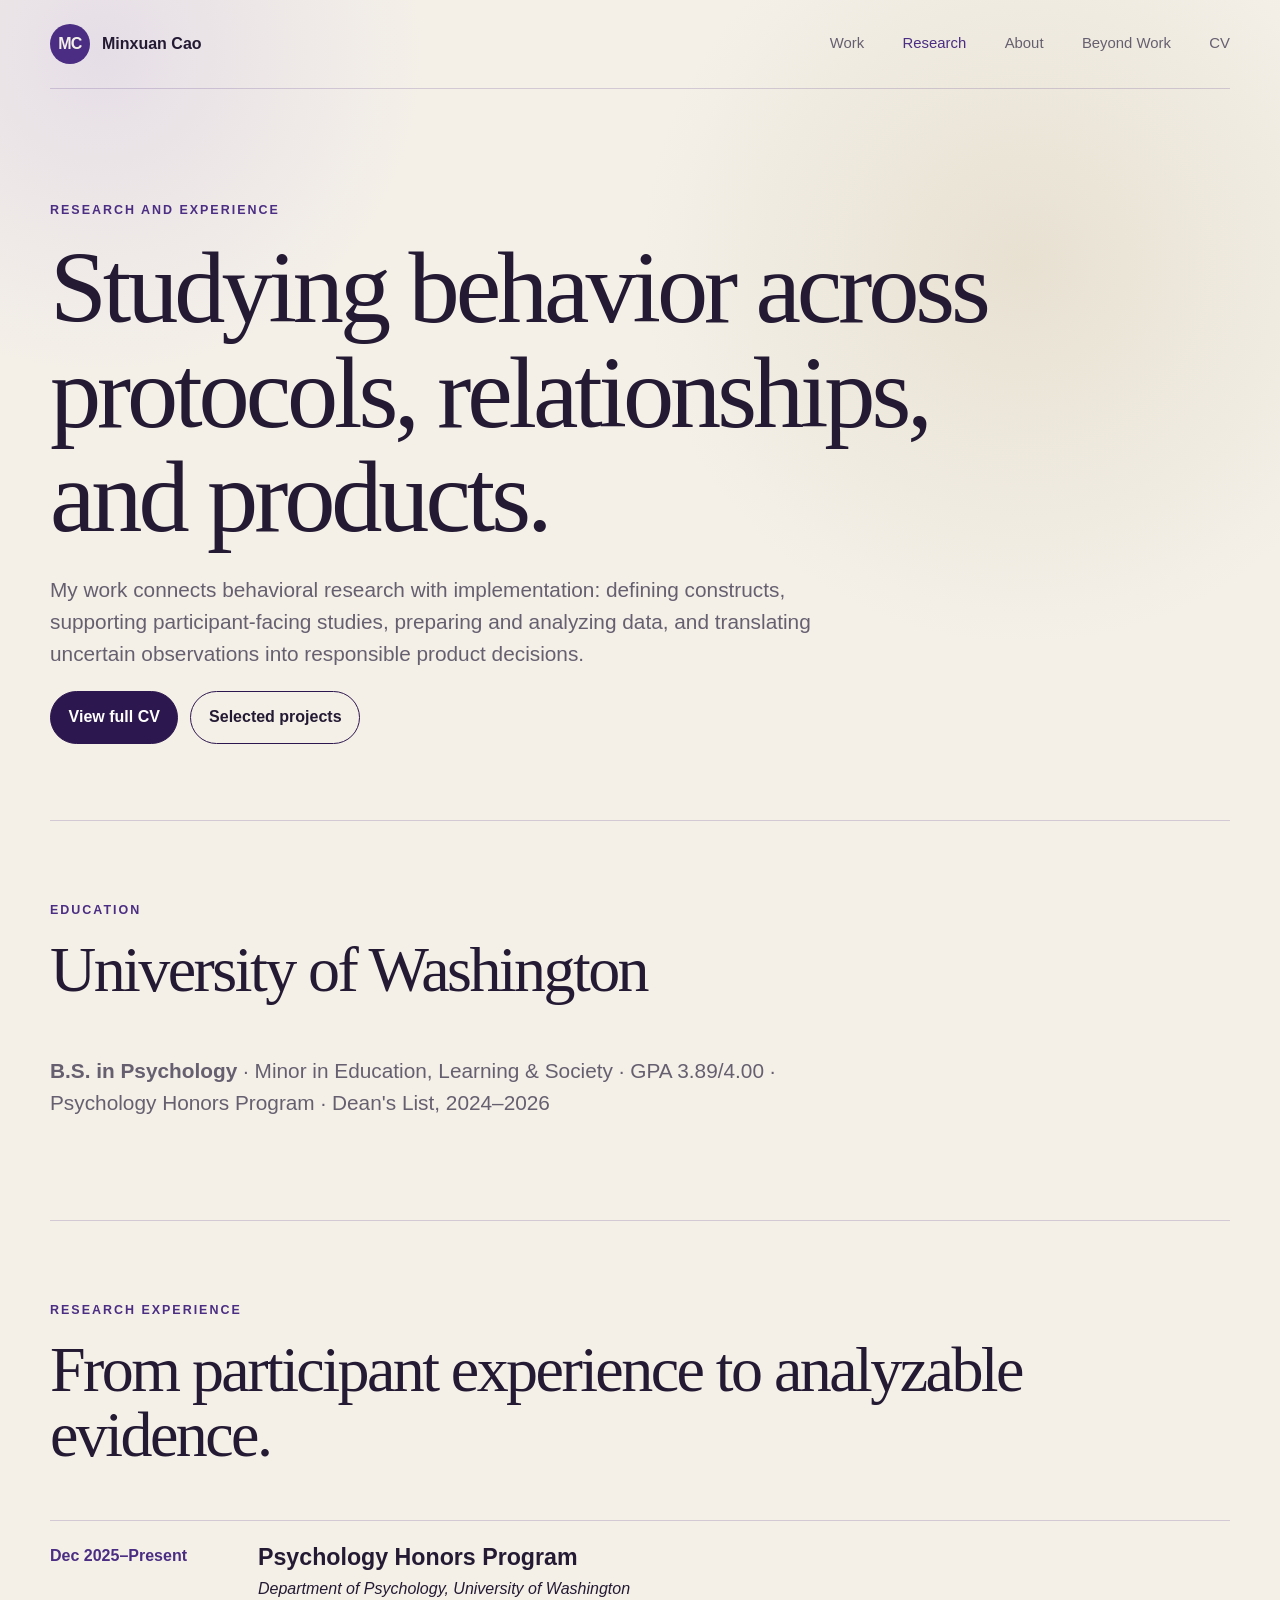
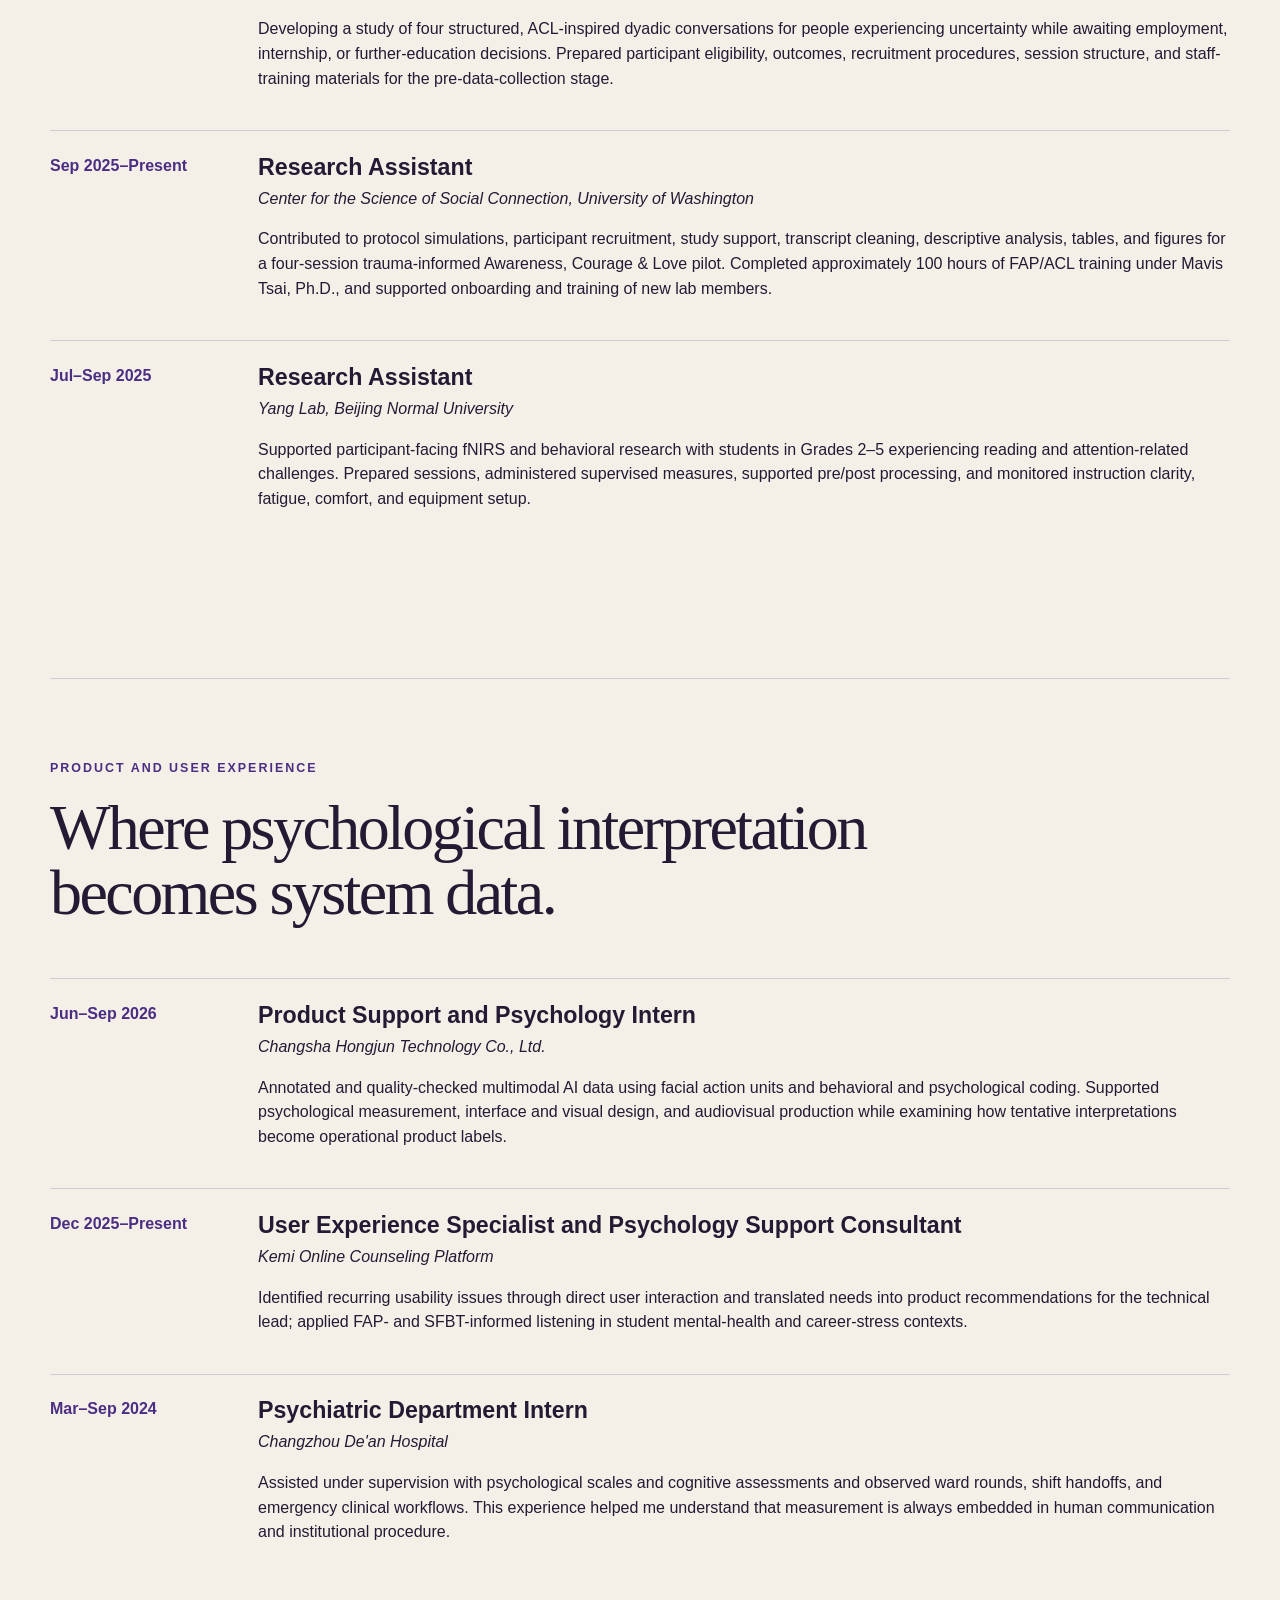
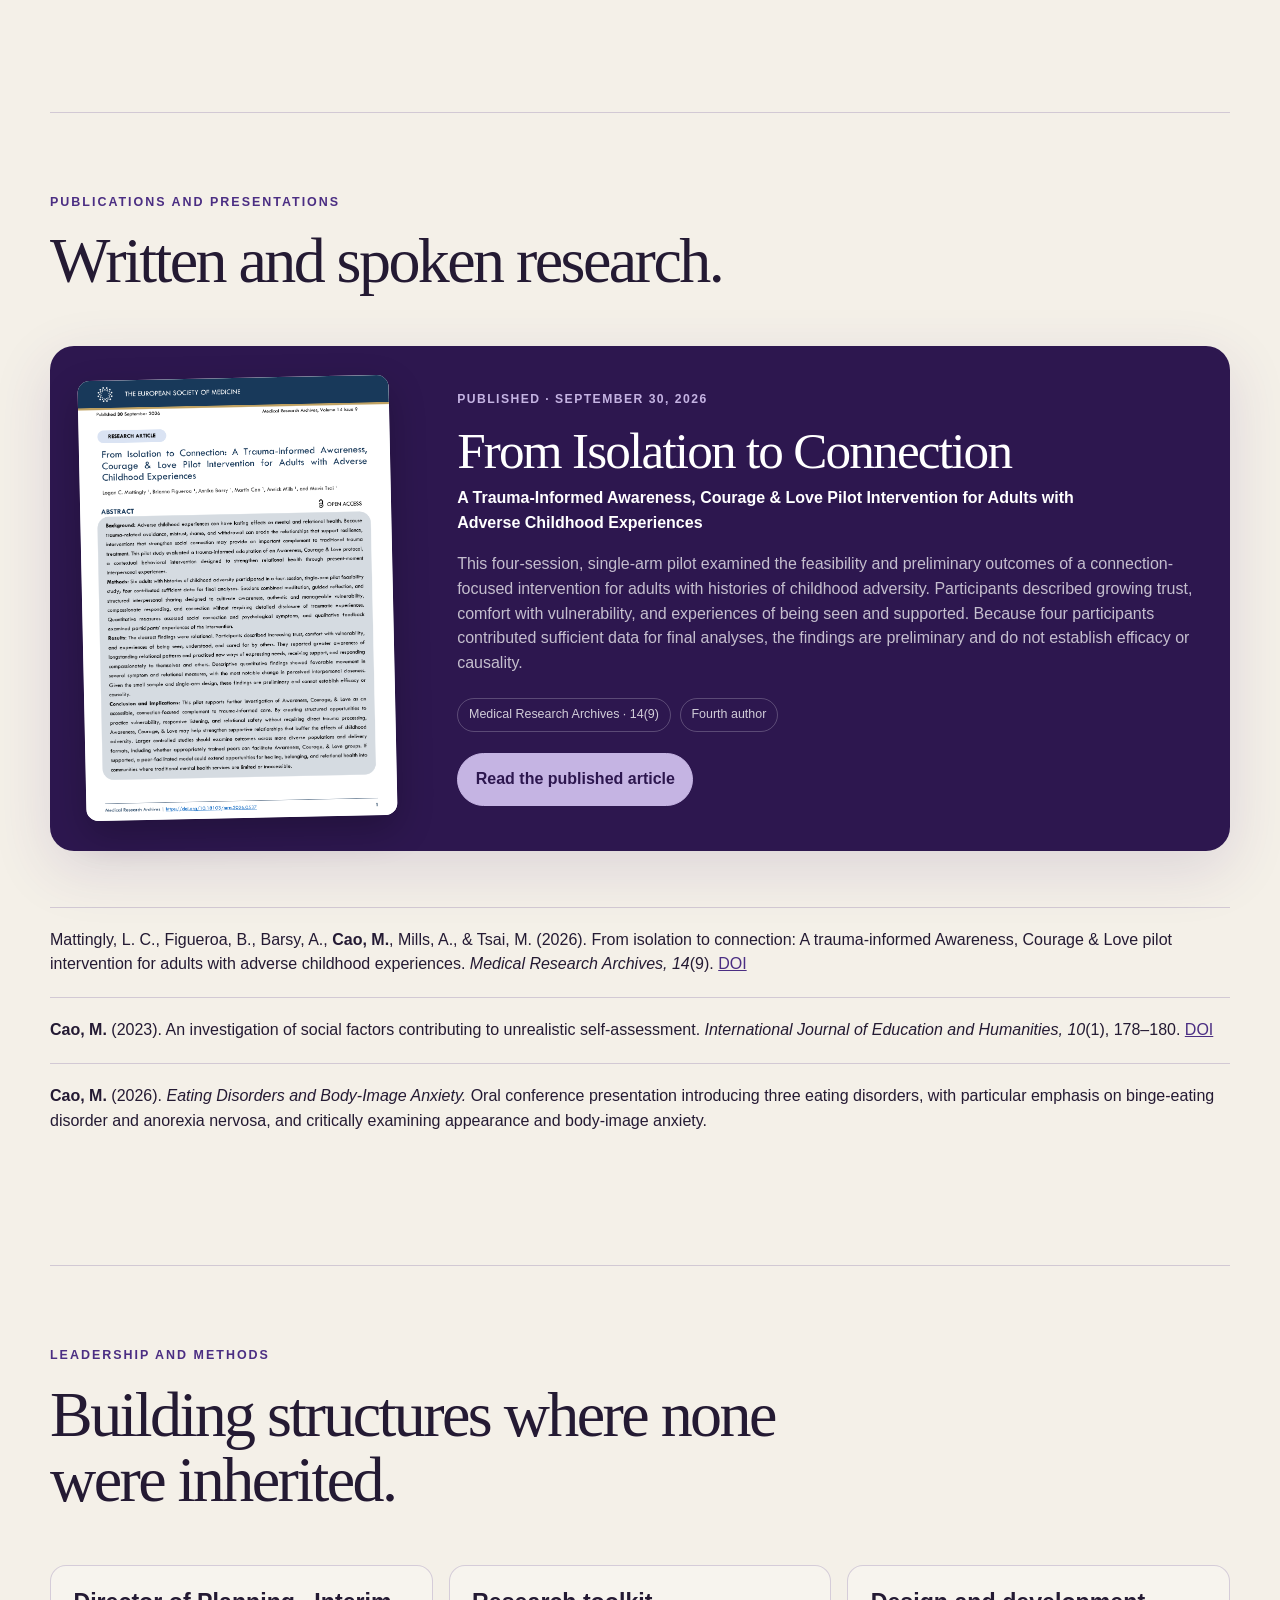
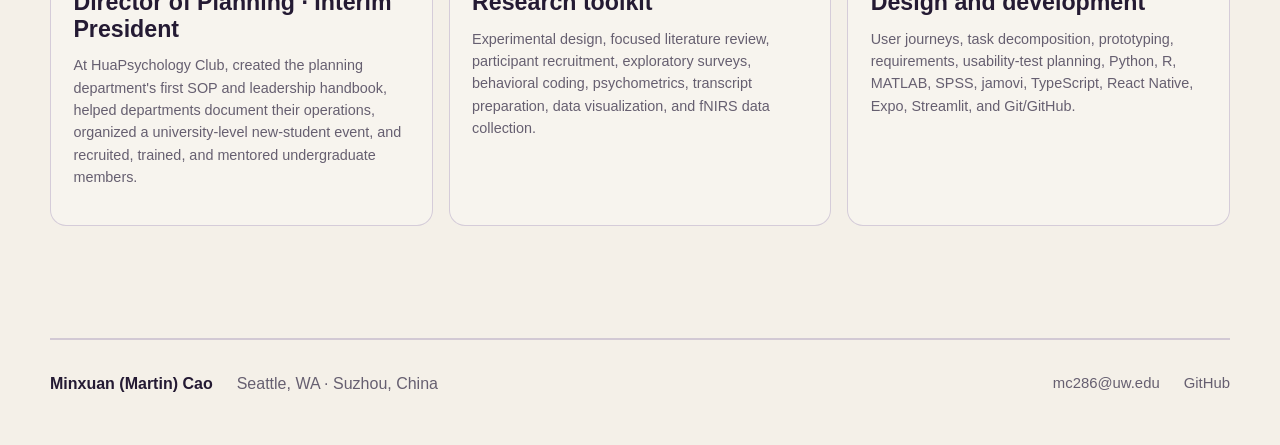
<file: research.html>
<!doctype html>
<html lang="en">
  <head>
    <meta charset="UTF-8" />
    <meta name="viewport" content="width=device-width, initial-scale=1.0" />
    <meta name="description" content="Research, product experience, publications, presentations, leadership, and methods from Minxuan (Martin) Cao." />
    <meta property="og:title" content="Research and Experience | Minxuan (Martin) Cao" />
    <meta property="og:description" content="Behavioral research across relationships, uncertainty, neuroimaging, and human-centered AI products." />
    <meta property="og:type" content="website" />
    <meta name="twitter:card" content="summary" />
    <title>Research and Experience | Minxuan Cao</title>
    <link rel="stylesheet" href="styles.css?v=20261004-uw2" />
  </head>
  <body>
    <a class="skip-link" href="#main">Skip to content</a>
    <header class="site-header"><a class="wordmark" href="index.html"><span>MC</span><span class="wordmark-text">Minxuan Cao</span></a><nav aria-label="Primary navigation"><a href="index.html#work">Work</a><a href="research.html" aria-current="page">Research</a><a href="about.html">About</a><a href="personal.html">Beyond Work</a><a href="assets/documents/Martin_Cao_Web_CV.pdf?v=20261103-corrected2">CV</a></nav></header>
    <main id="main">
      <section class="page-hero"><p class="eyebrow">Research and experience</p><h1>Studying behavior across protocols, relationships, and products.</h1><p class="page-intro">My work connects behavioral research with implementation: defining constructs, supporting participant-facing studies, preparing and analyzing data, and translating uncertain observations into responsible product decisions.</p><div class="hero-actions"><a class="button button-primary" href="assets/documents/Martin_Cao_Web_CV.pdf?v=20261103-corrected2">View full CV</a><a class="button button-secondary" href="index.html#work">Selected projects</a></div></section>

      <section class="approach">
        <p class="eyebrow">Education</p><h2>University of Washington</h2>
        <p class="page-intro"><strong>B.S. in Psychology</strong> · Minor in Education, Learning &amp; Society · GPA 3.89/4.00 · Psychology Honors Program · Dean's List, 2024–2026</p>
      </section>

      <section class="work-section">
        <p class="eyebrow">Research experience</p><h2>From participant experience to analyzable evidence.</h2>
        <div class="timeline">
          <div class="timeline-item"><time>Dec 2025–Present</time><div><h3>Psychology Honors Program</h3><p><em>Department of Psychology, University of Washington</em></p><p>Developing a study of four structured, ACL-inspired dyadic conversations for people experiencing uncertainty while awaiting employment, internship, or further-education decisions. Prepared participant eligibility, outcomes, recruitment procedures, session structure, and staff-training materials for the pre-data-collection stage.</p></div></div>
          <div class="timeline-item"><time>Sep 2025–Present</time><div><h3>Research Assistant</h3><p><em>Center for the Science of Social Connection, University of Washington</em></p><p>Contributed to protocol simulations, participant recruitment, study support, transcript cleaning, descriptive analysis, tables, and figures for a four-session trauma-informed Awareness, Courage &amp; Love pilot. Completed approximately 100 hours of FAP/ACL training under Mavis Tsai, Ph.D., and supported onboarding and training of new lab members.</p></div></div>
          <div class="timeline-item"><time>Jul–Sep 2025</time><div><h3>Research Assistant</h3><p><em>Yang Lab, Beijing Normal University</em></p><p>Supported participant-facing fNIRS and behavioral research with students in Grades 2–5 experiencing reading and attention-related challenges. Prepared sessions, administered supervised measures, supported pre/post processing, and monitored instruction clarity, fatigue, comfort, and equipment setup.</p></div></div>
        </div>
      </section>

      <section class="approach">
        <p class="eyebrow">Product and user experience</p><h2>Where psychological interpretation becomes system data.</h2>
        <div class="timeline">
          <div class="timeline-item"><time>Jun–Sep 2026</time><div><h3>Product Support and Psychology Intern</h3><p><em>Changsha Hongjun Technology Co., Ltd.</em></p><p>Annotated and quality-checked multimodal AI data using facial action units and behavioral and psychological coding. Supported psychological measurement, interface and visual design, and audiovisual production while examining how tentative interpretations become operational product labels.</p></div></div>
          <div class="timeline-item"><time>Dec 2025–Present</time><div><h3>User Experience Specialist and Psychology Support Consultant</h3><p><em>Kemi Online Counseling Platform</em></p><p>Identified recurring usability issues through direct user interaction and translated needs into product recommendations for the technical lead; applied FAP- and SFBT-informed listening in student mental-health and career-stress contexts.</p></div></div>
          <div class="timeline-item"><time>Mar–Sep 2024</time><div><h3>Psychiatric Department Intern</h3><p><em>Changzhou De'an Hospital</em></p><p>Assisted under supervision with psychological scales and cognitive assessments and observed ward rounds, shift handoffs, and emergency clinical workflows. This experience helped me understand that measurement is always embedded in human communication and institutional procedure.</p></div></div>
        </div>
      </section>

      <section class="work-section">
        <p class="eyebrow">Publications and presentations</p><h2>Written and spoken research.</h2>
        <article class="featured-publication">
          <a class="publication-cover" href="https://doi.org/10.18103/mra.2026.0537" aria-label="Open the published article via DOI">
            <img src="assets/images/acl-publication-cover.png" alt="First page of the published Medical Research Archives article" />
          </a>
          <div class="publication-copy">
            <p class="publication-status">Published · September 30, 2026</p>
            <h3>From Isolation to Connection</h3>
            <p class="publication-subtitle">A Trauma-Informed Awareness, Courage &amp; Love Pilot Intervention for Adults with Adverse Childhood Experiences</p>
            <p>This four-session, single-arm pilot examined the feasibility and preliminary outcomes of a connection-focused intervention for adults with histories of childhood adversity. Participants described growing trust, comfort with vulnerability, and experiences of being seen and supported. Because four participants contributed sufficient data for final analyses, the findings are preliminary and do not establish efficacy or causality.</p>
            <div class="publication-meta"><span>Medical Research Archives · 14(9)</span><span>Fourth author</span></div>
            <a class="button button-primary" href="https://doi.org/10.18103/mra.2026.0537">Read the published article</a>
          </div>
        </article>
        <ul class="publication-list">
          <li>Mattingly, L. C., Figueroa, B., Barsy, A., <strong>Cao, M.</strong>, Mills, A., &amp; Tsai, M. (2026). From isolation to connection: A trauma-informed Awareness, Courage &amp; Love pilot intervention for adults with adverse childhood experiences. <em>Medical Research Archives, 14</em>(9). <a href="https://doi.org/10.18103/mra.2026.0537">DOI</a></li>
          <li><strong>Cao, M.</strong> (2023). An investigation of social factors contributing to unrealistic self-assessment. <em>International Journal of Education and Humanities, 10</em>(1), 178–180. <a href="https://doi.org/10.54097/ijeh.v10i1.11114">DOI</a></li>
          <li><strong>Cao, M.</strong> (2026). <em>Eating Disorders and Body-Image Anxiety.</em> Oral conference presentation introducing three eating disorders, with particular emphasis on binge-eating disorder and anorexia nervosa, and critically examining appearance and body-image anxiety.</li>
        </ul>
      </section>

      <section class="approach">
        <p class="eyebrow">Leadership and methods</p><h2>Building structures where none were inherited.</h2>
        <div class="research-grid">
          <article class="research-card"><h3>Director of Planning · Interim President</h3><p>At HuaPsychology Club, created the planning department's first SOP and leadership handbook, helped departments document their operations, organized a university-level new-student event, and recruited, trained, and mentored undergraduate members.</p></article>
          <article class="research-card"><h3>Research toolkit</h3><p>Experimental design, focused literature review, participant recruitment, exploratory surveys, behavioral coding, psychometrics, transcript preparation, data visualization, and fNIRS data collection.</p></article>
          <article class="research-card"><h3>Design and development</h3><p>User journeys, task decomposition, prototyping, requirements, usability-test planning, Python, R, MATLAB, SPSS, jamovi, TypeScript, React Native, Expo, Streamlit, and Git/GitHub.</p></article>
        </div>
      </section>
    </main>
    <footer><div><strong>Minxuan (Martin) Cao</strong><span>Seattle, WA · Suzhou, China</span></div><div class="footer-links"><a href="mailto:mc286@uw.edu">mc286@uw.edu</a><a href="https://github.com/MartinCaominxuan">GitHub</a></div></footer>
  </body>
</html>
</file>
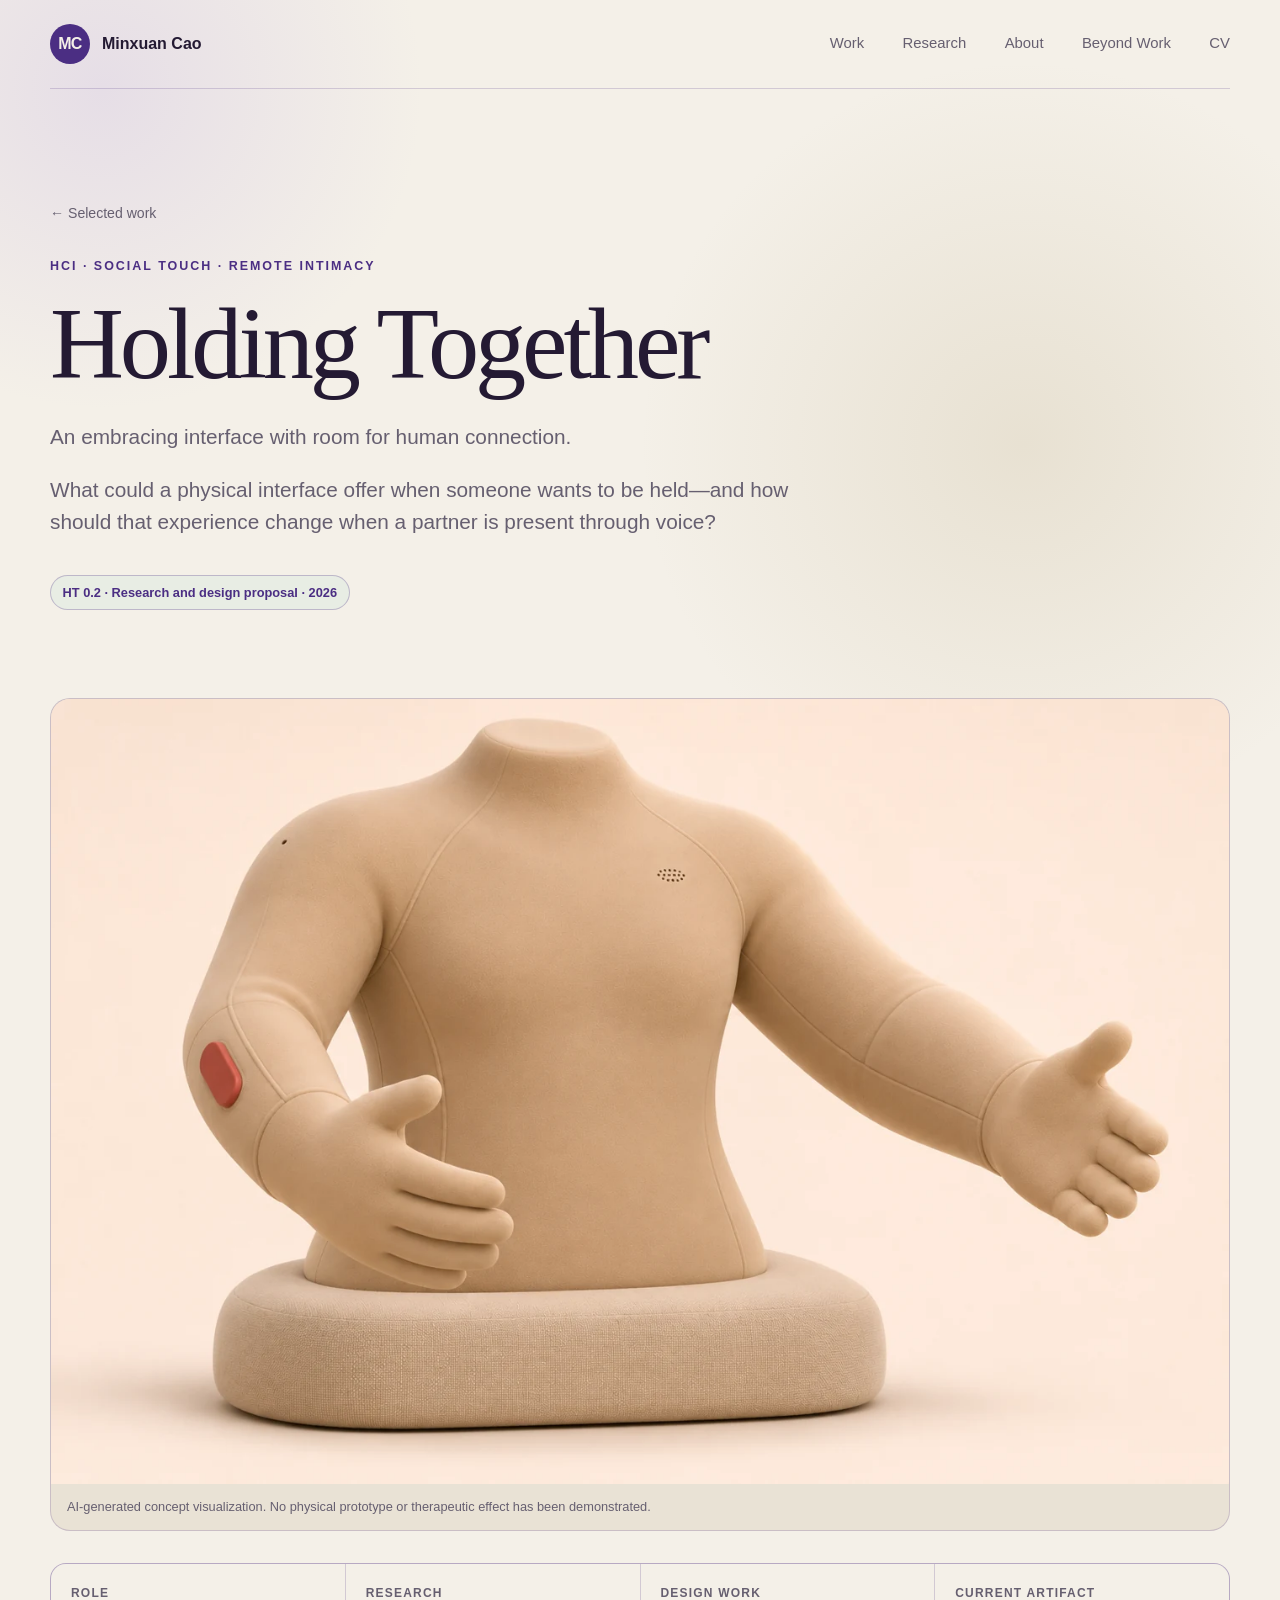
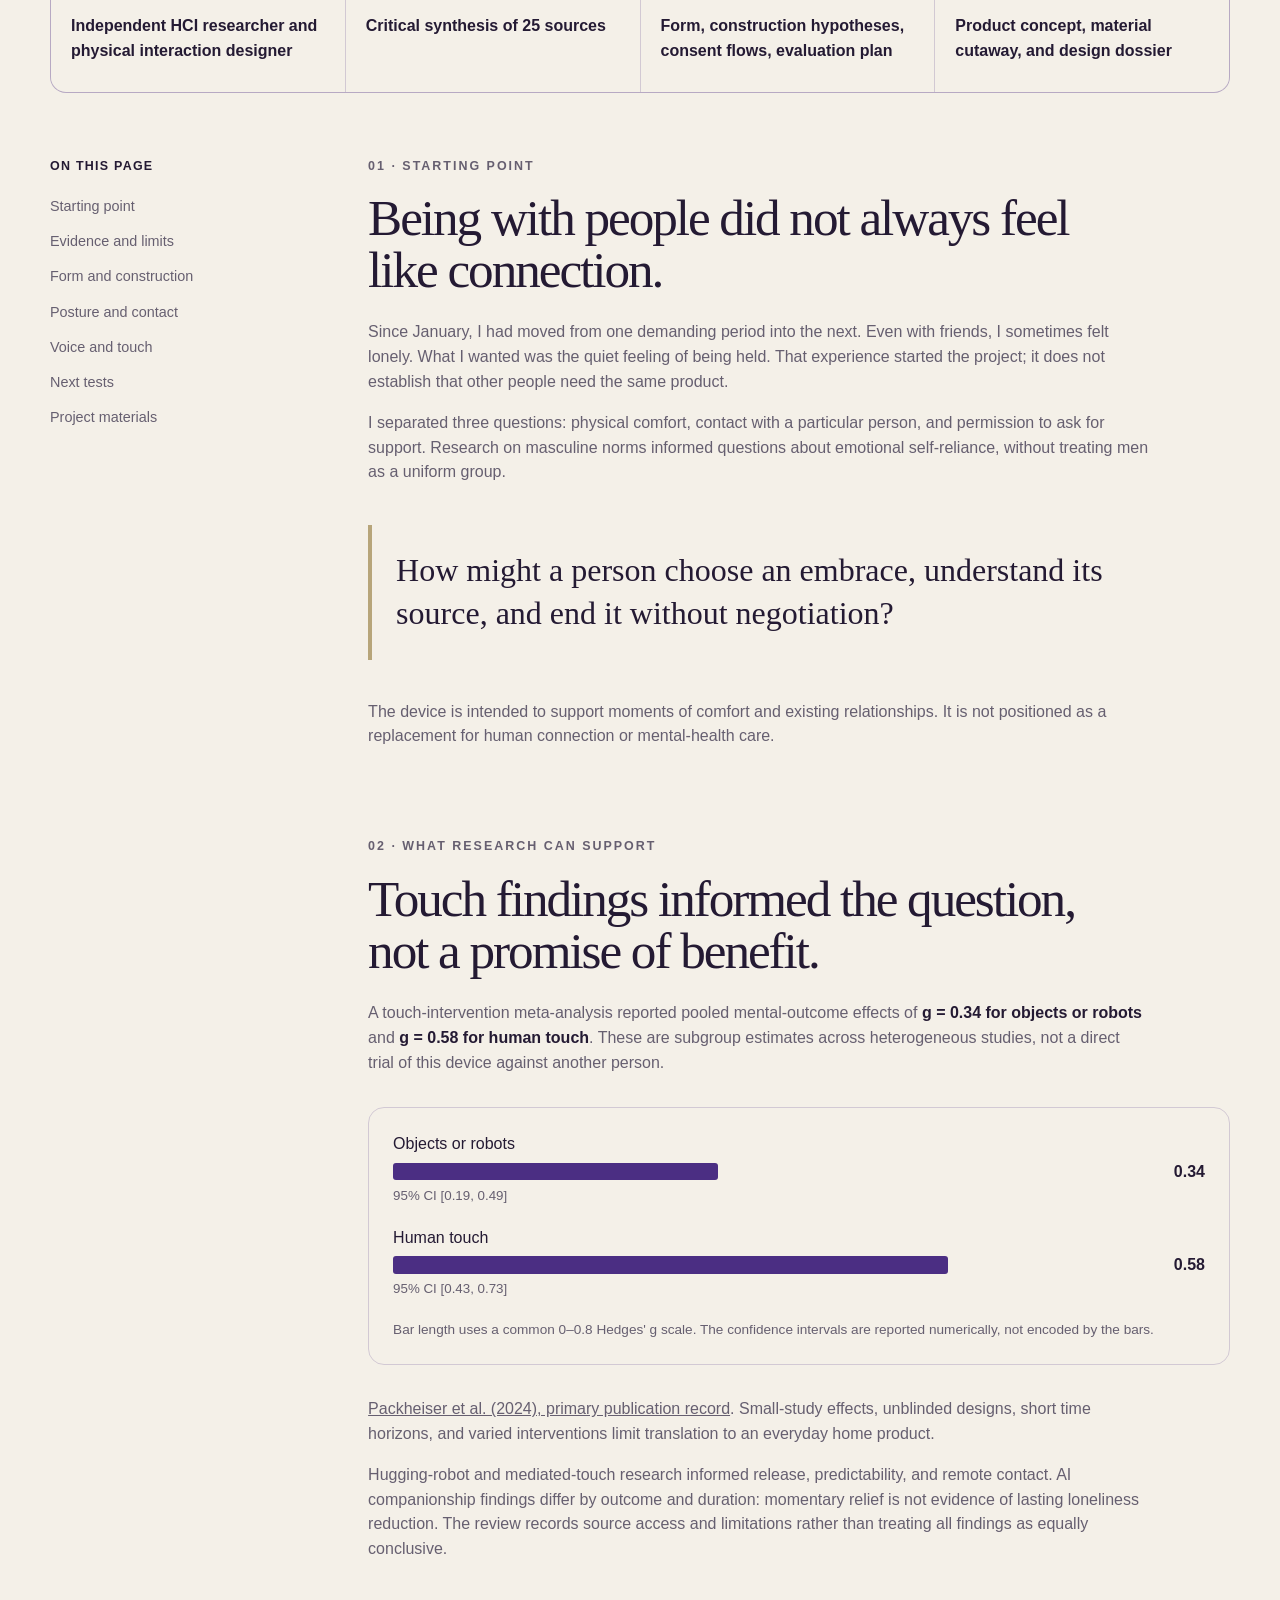
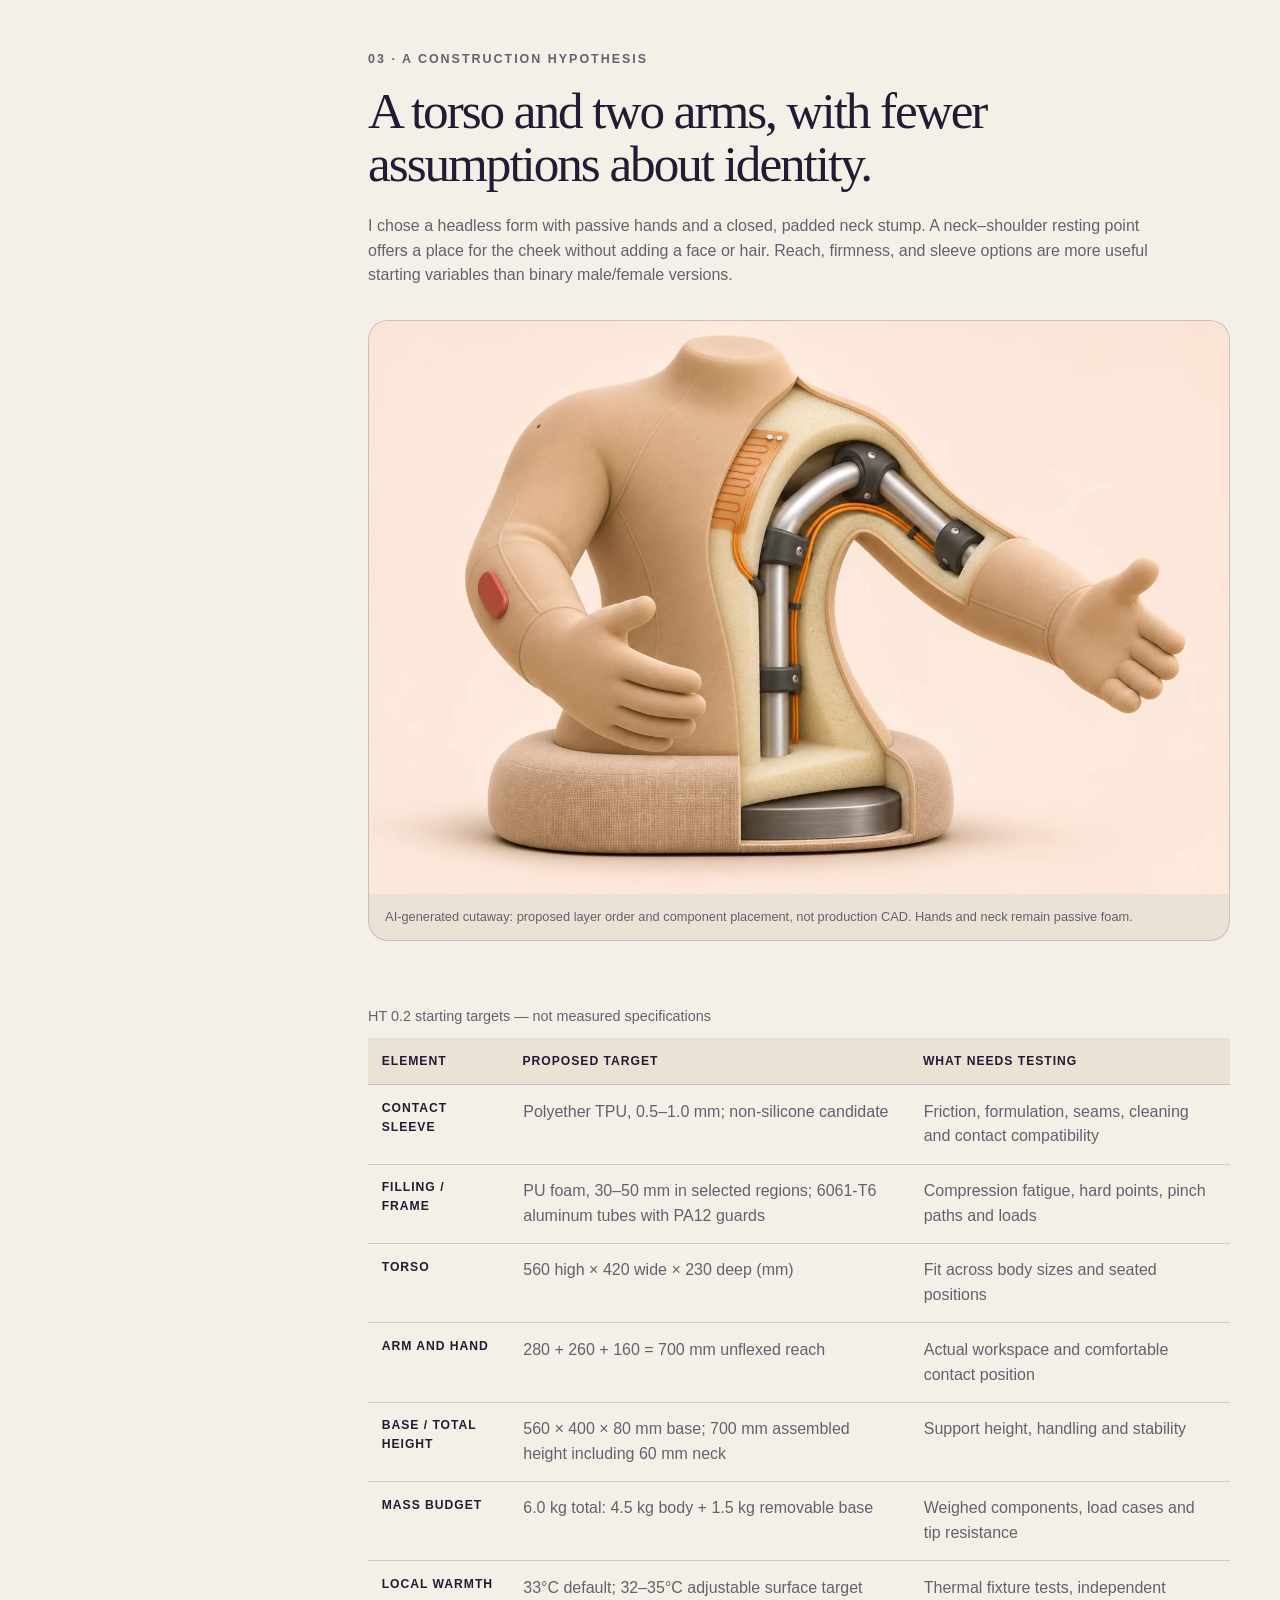
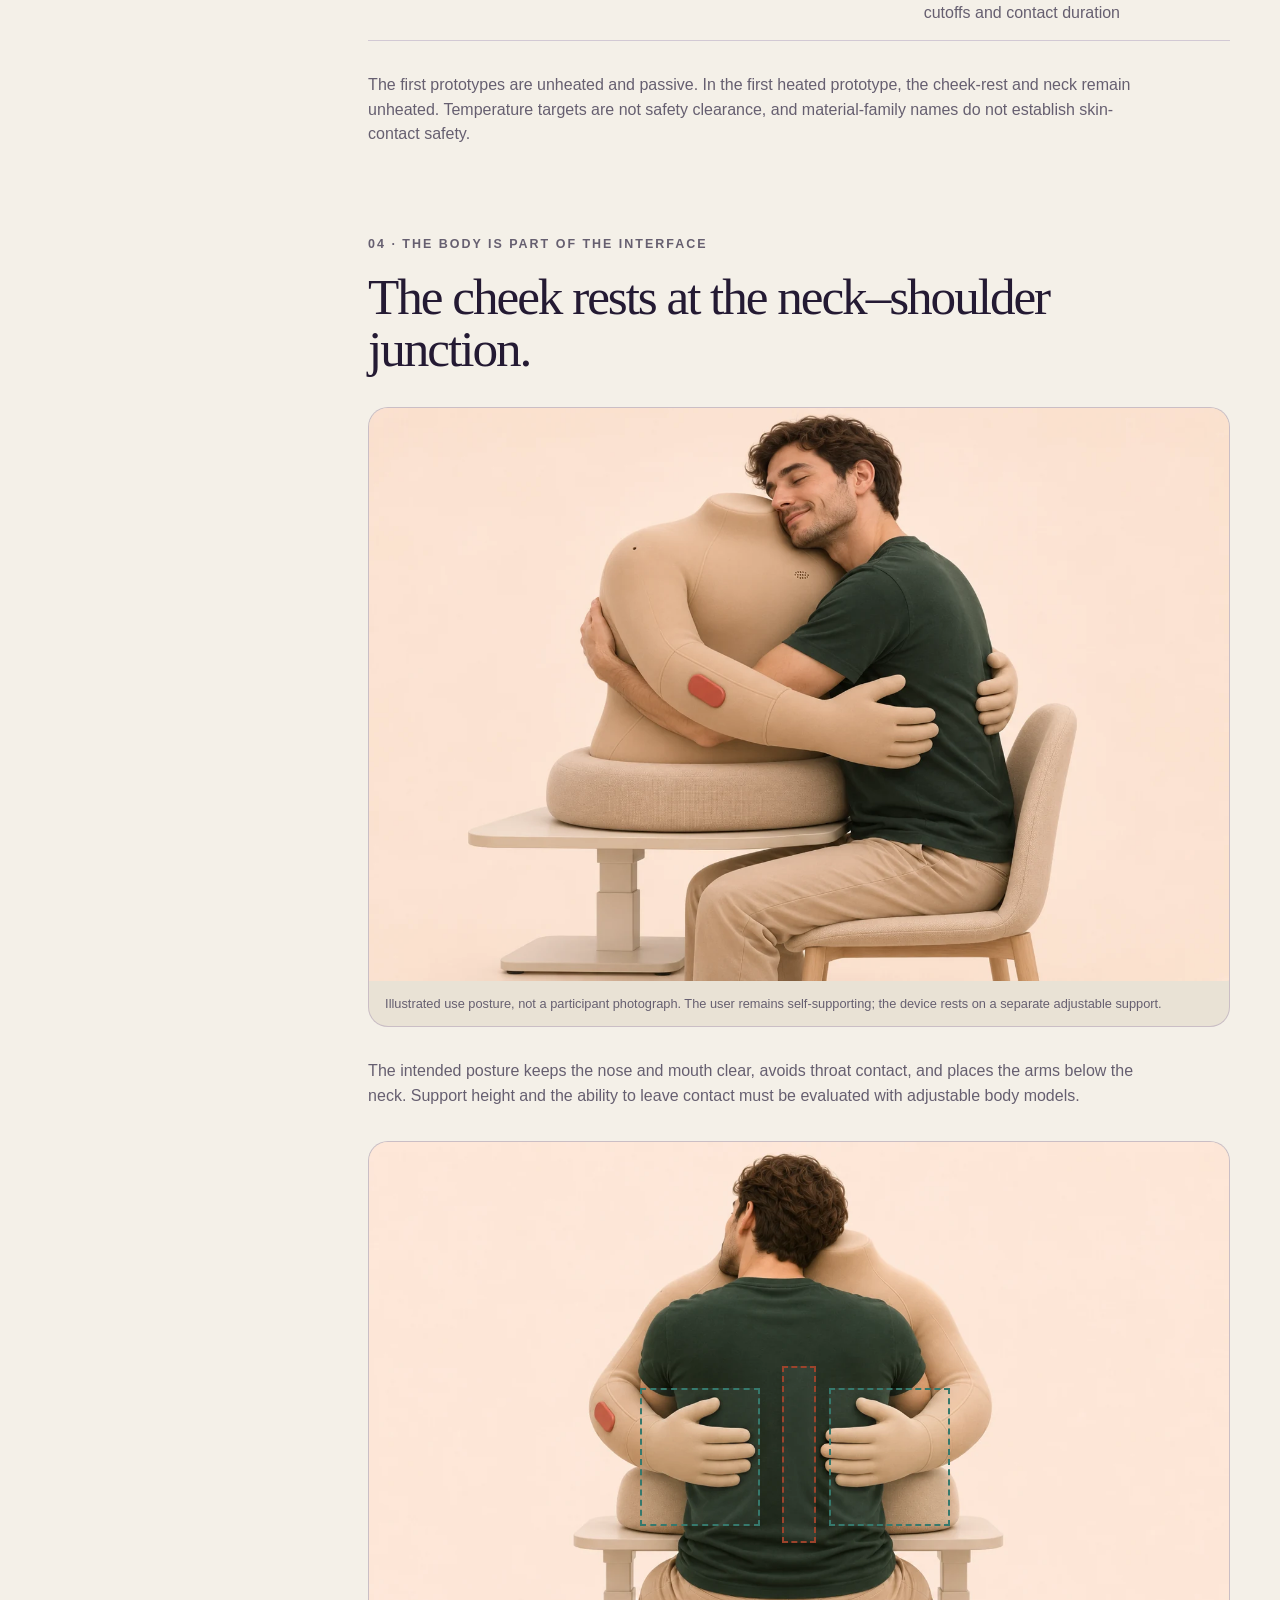
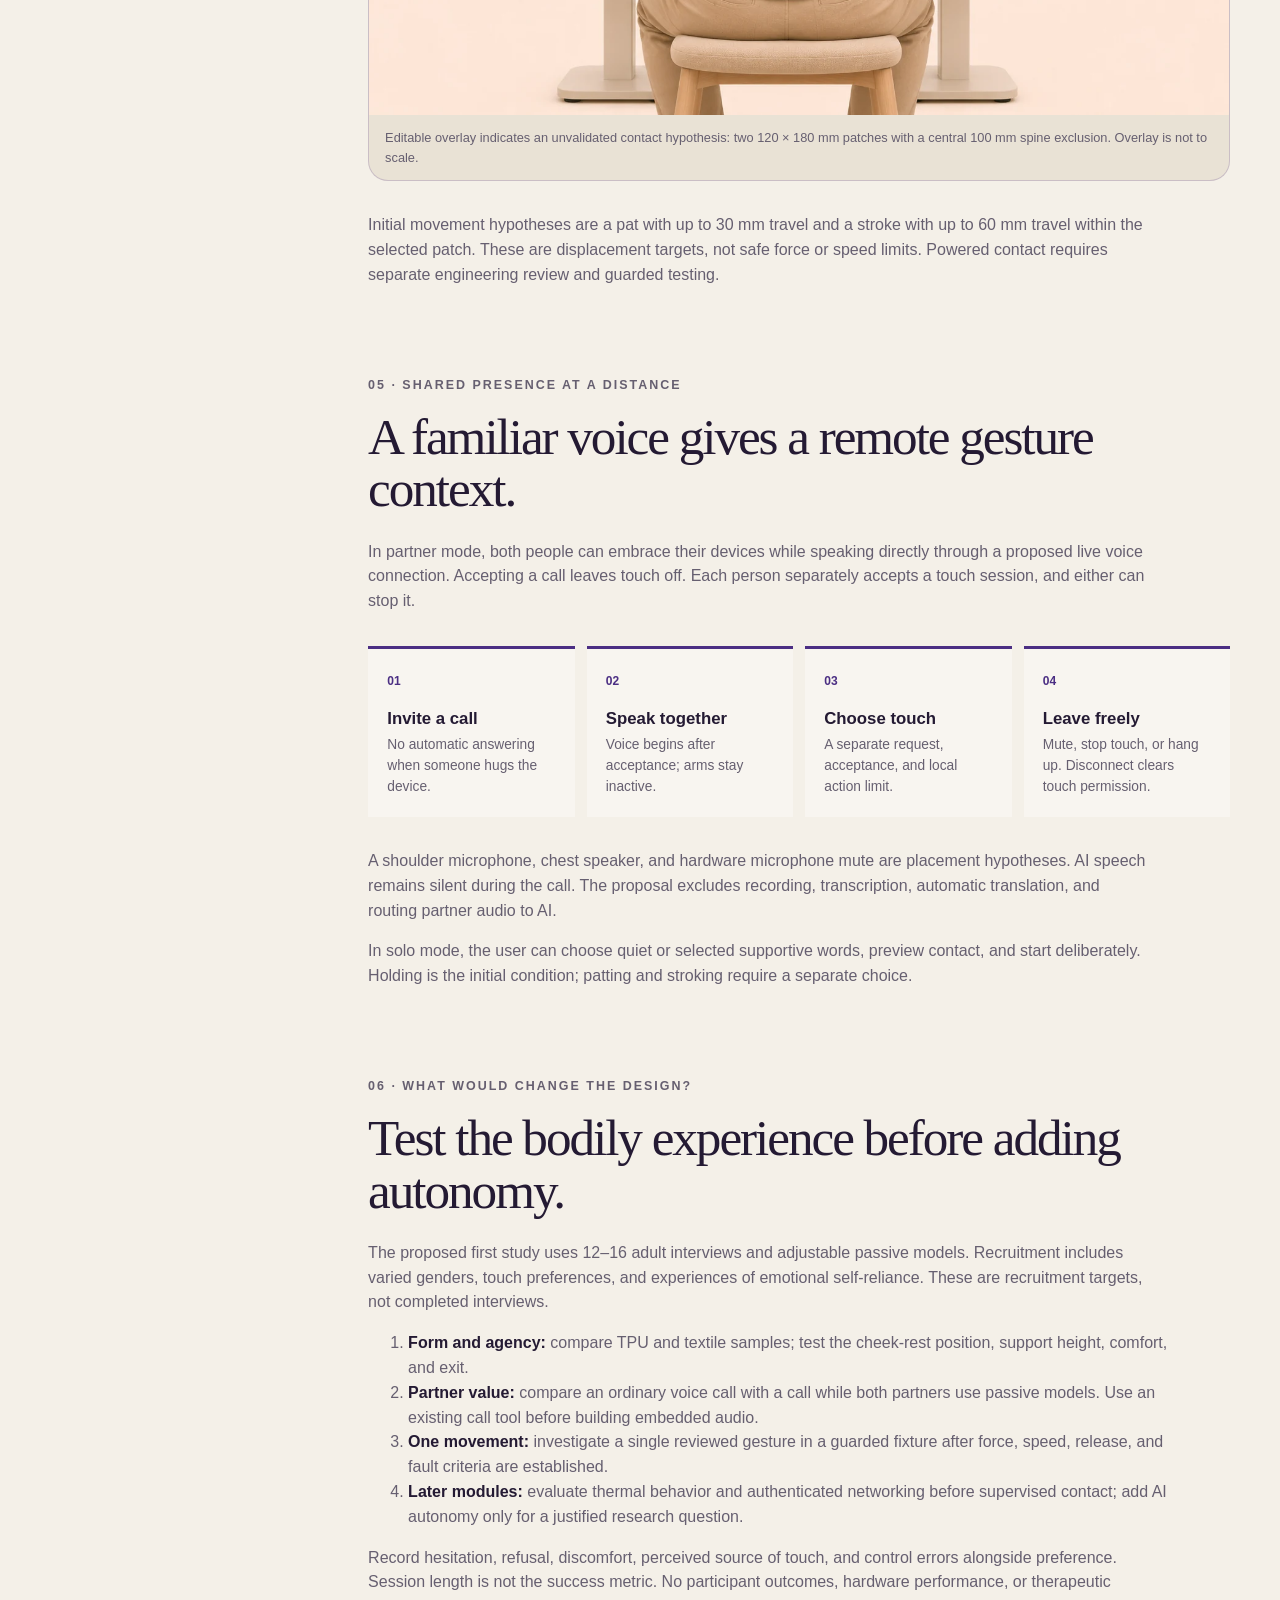
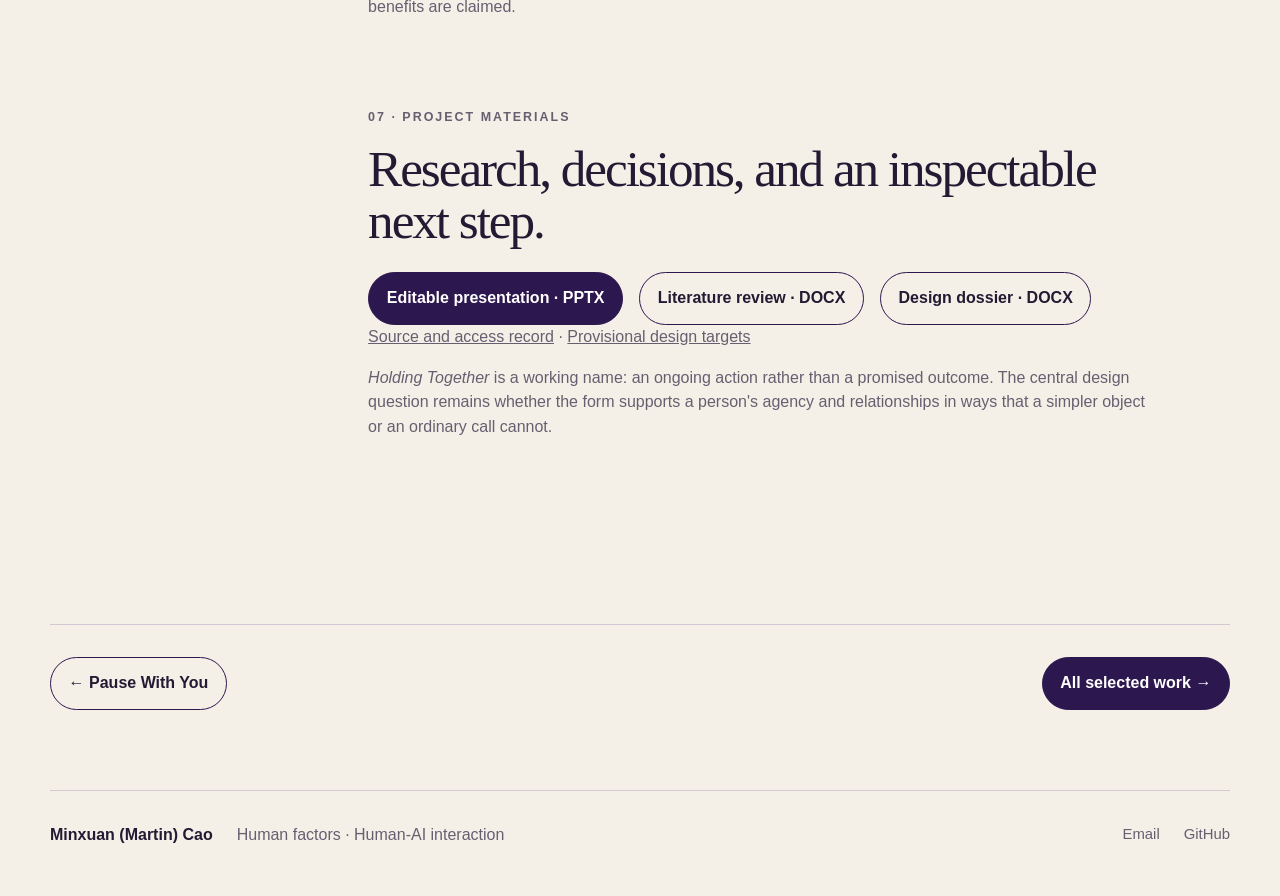
<file: case-studies/holding-together.html>
<!doctype html><html lang="en"><head><meta charset="UTF-8"><meta name="viewport" content="width=device-width, initial-scale=1"><title>Holding Together | Minxuan Cao</title><meta name="description" content="An HCI research and physical interaction proposal exploring embracing, user agency, and live partner voice with independently consented touch."><meta property="og:title" content="Holding Together | Minxuan Cao"><meta property="og:description" content="An embracing interface with room for human connection. Research, construction hypotheses, and a testable interaction model."><meta property="og:type" content="article"><meta property="og:image" content="https://martincaominxuan.github.io/Beginner-Martin-personal-portfolio/assets/images/holding-together/product.webp"><meta name="twitter:card" content="summary_large_image"><link rel="canonical" href="https://martincaominxuan.github.io/Beginner-Martin-personal-portfolio/case-studies/holding-together.html"><link rel="stylesheet" href="../styles.css?v=20261103-ht02"></head><body><a class="skip-link" href="#main">Skip to content</a><header class="site-header"><a class="wordmark" href="../index.html"><span>MC</span><span class="wordmark-text">Minxuan Cao</span></a><nav aria-label="Primary navigation"><a href="../index.html#work">Work</a><a href="../research.html">Research</a><a href="../about.html">About</a><a href="../personal.html">Beyond Work</a><a href="../assets/documents/Martin_Cao_Web_CV.pdf?v=20261103-corrected2">CV</a></nav></header>
<main id="main"><section class="project-hero"><a class="breadcrumb" href="../index.html#work">← Selected work</a><p class="eyebrow">HCI · Social touch · Remote intimacy</p><h1>Holding Together</h1><p class="project-deck">An embracing interface with room for human connection.</p><p class="project-deck">What could a physical interface offer when someone wants to be held—and how should that experience change when a partner is present through voice?</p><span class="status-pill">HT 0.2 · Research and design proposal · 2026</span></section>
<figure class="media-frame"><img src="../assets/images/holding-together/product.webp" width="1400" height="933" alt="Sand-colored upper-body device with two soft arms, passive hands, a short closed neck rest, and a broad base"><figcaption class="media-caption">AI-generated concept visualization. No physical prototype or therapeutic effect has been demonstrated.</figcaption></figure>
<dl class="meta-grid"><div><dt>Role</dt><dd>Independent HCI researcher and physical interaction designer</dd></div><div><dt>Research</dt><dd>Critical synthesis of 25 sources</dd></div><div><dt>Design work</dt><dd>Form, construction hypotheses, consent flows, evaluation plan</dd></div><div><dt>Current artifact</dt><dd>Product concept, material cutaway, and design dossier</dd></div></dl>
<div class="case-layout"><aside class="case-nav" aria-label="Case study sections"><strong>On this page</strong><a href="#origin">Starting point</a><a href="#evidence">Evidence and limits</a><a href="#form">Form and construction</a><a href="#contact">Posture and contact</a><a href="#partner">Voice and touch</a><a href="#evaluation">Next tests</a><a href="#outputs">Project materials</a></aside><article class="case-content">
<section id="origin"><p class="eyebrow">01 · Starting point</p><h2>Being with people did not always feel like connection.</h2><p>Since January, I had moved from one demanding period into the next. Even with friends, I sometimes felt lonely. What I wanted was the quiet feeling of being held. That experience started the project; it does not establish that other people need the same product.</p><p>I separated three questions: physical comfort, contact with a particular person, and permission to ask for support. Research on masculine norms informed questions about emotional self-reliance, without treating men as a uniform group.</p><blockquote class="lead-quote">How might a person choose an embrace, understand its source, and end it without negotiation?</blockquote><p>The device is intended to support moments of comfort and existing relationships. It is not positioned as a replacement for human connection or mental-health care.</p></section>
<section id="evidence"><p class="eyebrow">02 · What research can support</p><h2>Touch findings informed the question, not a promise of benefit.</h2><p>A touch-intervention meta-analysis reported pooled mental-outcome effects of <strong>g = 0.34 for objects or robots</strong> and <strong>g = 0.58 for human touch</strong>. These are subgroup estimates across heterogeneous studies, not a direct trial of this device against another person.</p><div class="ht-evidence" role="group" aria-label="Pooled mental outcome effects from Packheiser and colleagues, 2024"><div><span>Objects or robots</span><div class="ht-bar" style="--effect:42.5%"></div><strong>0.34</strong><small>95% CI [0.19, 0.49]</small></div><div><span>Human touch</span><div class="ht-bar" style="--effect:72.5%"></div><strong>0.58</strong><small>95% CI [0.43, 0.73]</small></div><p>Bar length uses a common 0–0.8 Hedges' g scale. The confidence intervals are reported numerically, not encoded by the bars.</p></div><p><a href="https://pubmed.ncbi.nlm.nih.gov/38589702/">Packheiser et al. (2024), primary publication record</a>. Small-study effects, unblinded designs, short time horizons, and varied interventions limit translation to an everyday home product.</p><p>Hugging-robot and mediated-touch research informed release, predictability, and remote contact. AI companionship findings differ by outcome and duration: momentary relief is not evidence of lasting loneliness reduction. The review records source access and limitations rather than treating all findings as equally conclusive.</p></section>
<section id="form"><p class="eyebrow">03 · A construction hypothesis</p><h2>A torso and two arms, with fewer assumptions about identity.</h2><p>I chose a headless form with passive hands and a closed, padded neck stump. A neck–shoulder resting point offers a place for the cheek without adding a face or hair. Reach, firmness, and sleeve options are more useful starting variables than binary male/female versions.</p><figure class="media-frame"><img src="../assets/images/holding-together/cutaway.webp" width="1400" height="933" loading="lazy" alt="Conceptual cutaway showing thin outer skin, thick foam, a local heater near the surface, protected aluminum frame, and weighted base"><figcaption class="media-caption">AI-generated cutaway: proposed layer order and component placement, not production CAD. Hands and neck remain passive foam.</figcaption></figure><div class="ht-table-scroll"><table class="risk-table"><caption>HT 0.2 starting targets — not measured specifications</caption><thead><tr><th scope="col">Element</th><th scope="col">Proposed target</th><th scope="col">What needs testing</th></tr></thead><tbody><tr><th scope="row">Contact sleeve</th><td>Polyether TPU, 0.5–1.0 mm; non-silicone candidate</td><td>Friction, formulation, seams, cleaning and contact compatibility</td></tr><tr><th scope="row">Filling / frame</th><td>PU foam, 30–50 mm in selected regions; 6061-T6 aluminum tubes with PA12 guards</td><td>Compression fatigue, hard points, pinch paths and loads</td></tr><tr><th scope="row">Torso</th><td>560 high × 420 wide × 230 deep (mm)</td><td>Fit across body sizes and seated positions</td></tr><tr><th scope="row">Arm and hand</th><td>280 + 260 + 160 = 700 mm unflexed reach</td><td>Actual workspace and comfortable contact position</td></tr><tr><th scope="row">Base / total height</th><td>560 × 400 × 80 mm base; 700 mm assembled height including 60 mm neck</td><td>Support height, handling and stability</td></tr><tr><th scope="row">Mass budget</th><td>6.0 kg total: 4.5 kg body + 1.5 kg removable base</td><td>Weighed components, load cases and tip resistance</td></tr><tr><th scope="row">Local warmth</th><td>33°C default; 32–35°C adjustable surface target</td><td>Thermal fixture tests, independent cutoffs and contact duration</td></tr></tbody></table></div><p>The first prototypes are unheated and passive. In the first heated prototype, the cheek-rest and neck remain unheated. Temperature targets are not safety clearance, and material-family names do not establish skin-contact safety.</p></section>
<section id="contact"><p class="eyebrow">04 · The body is part of the interface</p><h2>The cheek rests at the neck–shoulder junction.</h2><figure class="media-frame"><img src="../assets/images/holding-together/embrace.webp" width="1400" height="933" loading="lazy" alt="Seated adult hugging a supported device with their cheek at its padded neck–shoulder junction, nose and mouth clear"><figcaption class="media-caption">Illustrated use posture, not a participant photograph. The user remains self-supporting; the device rests on a separate adjustable support.</figcaption></figure><p>The intended posture keeps the nose and mouth clear, avoids throat contact, and places the arms below the neck. Support height and the ability to leave contact must be evaluated with adjustable body models.</p><figure class="media-frame"><div class="ht-rear"><img src="../assets/images/holding-together/rear.webp" width="1400" height="933" loading="lazy" alt="Rear view of the same adult, showing the device palms resting on either side of the middle back"><span class="ht-patch ht-patch-left" aria-hidden="true"></span><span class="ht-patch ht-patch-right" aria-hidden="true"></span><span class="ht-spine" aria-hidden="true"></span></div><figcaption class="media-caption">Editable overlay indicates an unvalidated contact hypothesis: two 120 × 180 mm patches with a central 100 mm spine exclusion. Overlay is not to scale.</figcaption></figure><p>Initial movement hypotheses are a pat with up to 30 mm travel and a stroke with up to 60 mm travel within the selected patch. These are displacement targets, not safe force or speed limits. Powered contact requires separate engineering review and guarded testing.</p></section>
<section id="partner"><p class="eyebrow">05 · Shared presence at a distance</p><h2>A familiar voice gives a remote gesture context.</h2><p>In partner mode, both people can embrace their devices while speaking directly through a proposed live voice connection. Accepting a call leaves touch off. Each person separately accepts a touch session, and either can stop it.</p><div class="flow"><div><span>01</span><h3>Invite a call</h3><p>No automatic answering when someone hugs the device.</p></div><div><span>02</span><h3>Speak together</h3><p>Voice begins after acceptance; arms stay inactive.</p></div><div><span>03</span><h3>Choose touch</h3><p>A separate request, acceptance, and local action limit.</p></div><div><span>04</span><h3>Leave freely</h3><p>Mute, stop touch, or hang up. Disconnect clears touch permission.</p></div></div><p>A shoulder microphone, chest speaker, and hardware microphone mute are placement hypotheses. AI speech remains silent during the call. The proposal excludes recording, transcription, automatic translation, and routing partner audio to AI.</p><p>In solo mode, the user can choose quiet or selected supportive words, preview contact, and start deliberately. Holding is the initial condition; patting and stroking require a separate choice.</p></section>
<section id="evaluation"><p class="eyebrow">06 · What would change the design?</p><h2>Test the bodily experience before adding autonomy.</h2><p>The proposed first study uses 12–16 adult interviews and adjustable passive models. Recruitment includes varied genders, touch preferences, and experiences of emotional self-reliance. These are recruitment targets, not completed interviews.</p><ol><li><strong>Form and agency:</strong> compare TPU and textile samples; test the cheek-rest position, support height, comfort, and exit.</li><li><strong>Partner value:</strong> compare an ordinary voice call with a call while both partners use passive models. Use an existing call tool before building embedded audio.</li><li><strong>One movement:</strong> investigate a single reviewed gesture in a guarded fixture after force, speed, release, and fault criteria are established.</li><li><strong>Later modules:</strong> evaluate thermal behavior and authenticated networking before supervised contact; add AI autonomy only for a justified research question.</li></ol><p>Record hesitation, refusal, discomfort, perceived source of touch, and control errors alongside preference. Session length is not the success metric. No participant outcomes, hardware performance, or therapeutic benefits are claimed.</p></section>
<section id="outputs"><p class="eyebrow">07 · Project materials</p><h2>Research, decisions, and an inspectable next step.</h2><div class="link-row"><a class="button button-primary" href="../assets/documents/holding-together/Holding-Together-Portfolio.pptx?v=20261103-desktop2">Editable presentation · PPTX</a><a class="button button-secondary" href="../assets/documents/holding-together/Holding-Together-Literature-Review.docx?v=20261103-desktop2">Literature review · DOCX</a><a class="button button-secondary" href="../assets/documents/holding-together/Holding-Together-Design-Dossier.docx?v=20261103-desktop2">Design dossier · DOCX</a></div><p><a href="../assets/documents/holding-together/Research-Sources.json">Source and access record</a> · <a href="../assets/documents/holding-together/Design-Targets.json">Provisional design targets</a></p><p><em>Holding Together</em> is a working name: an ongoing action rather than a promised outcome. The central design question remains whether the form supports a person's agency and relationships in ways that a simpler object or an ordinary call cannot.</p></section>
</article></div><div class="case-footer"><a class="button button-secondary" href="pause-with-you.html">← Pause With You</a><a class="button button-primary" href="../index.html#work">All selected work →</a></div></main><footer><div><strong>Minxuan (Martin) Cao</strong><span>Human factors · Human-AI interaction</span></div><div class="footer-links"><a href="mailto:mc286@uw.edu">Email</a><a href="https://github.com/MartinCaominxuan">GitHub</a></div></footer></body></html>
</file>
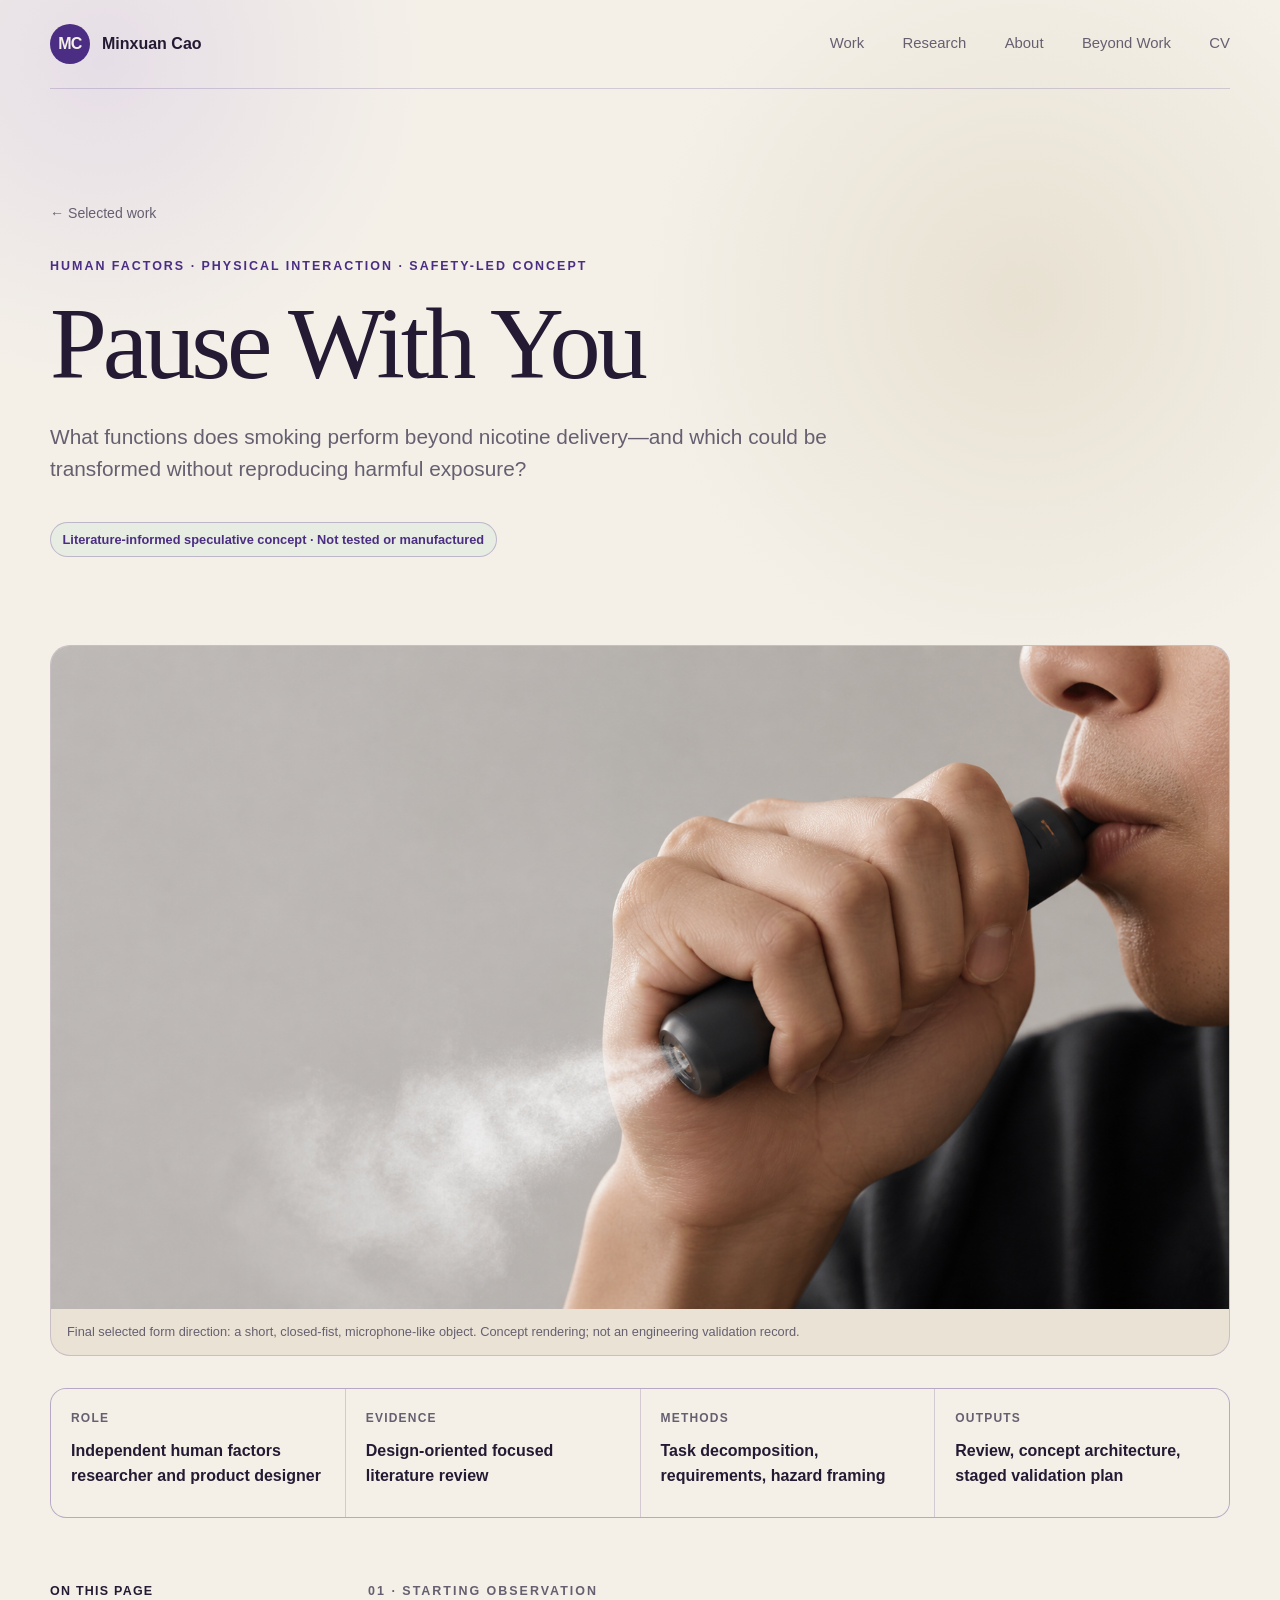
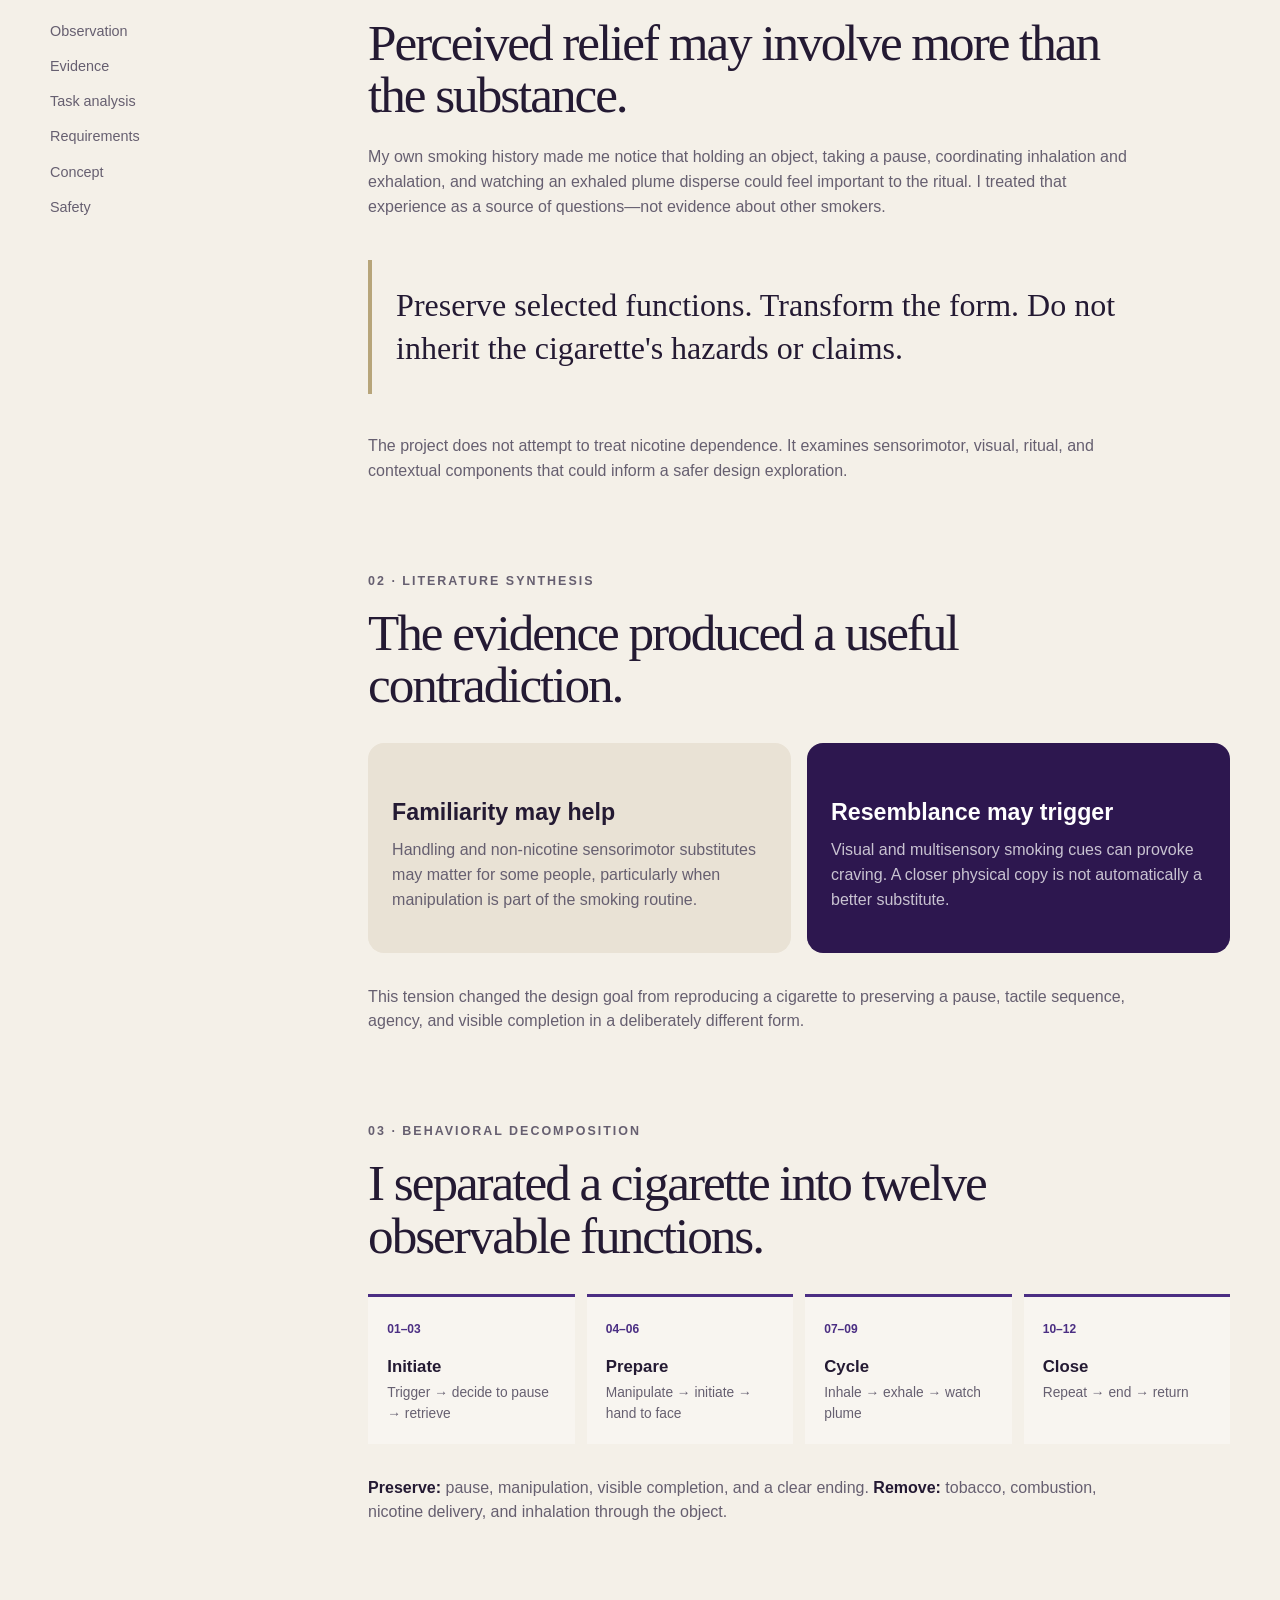
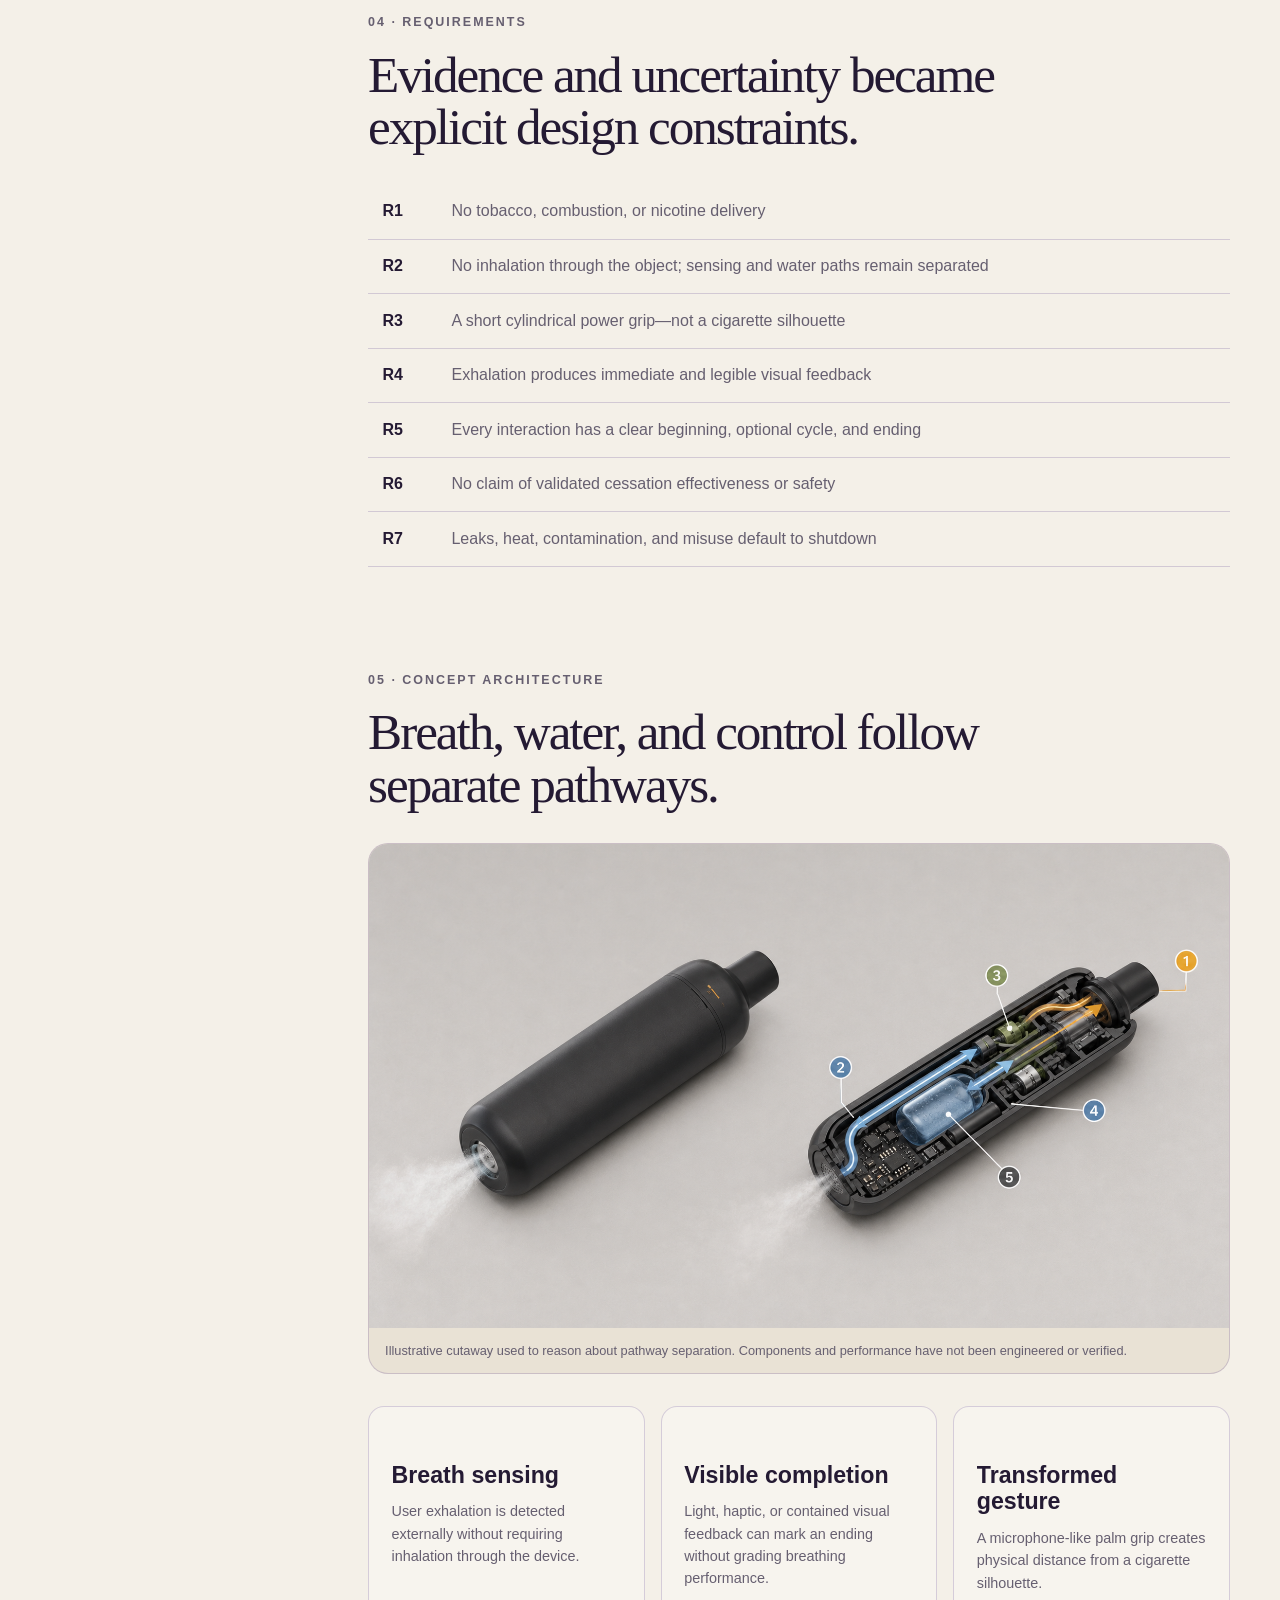
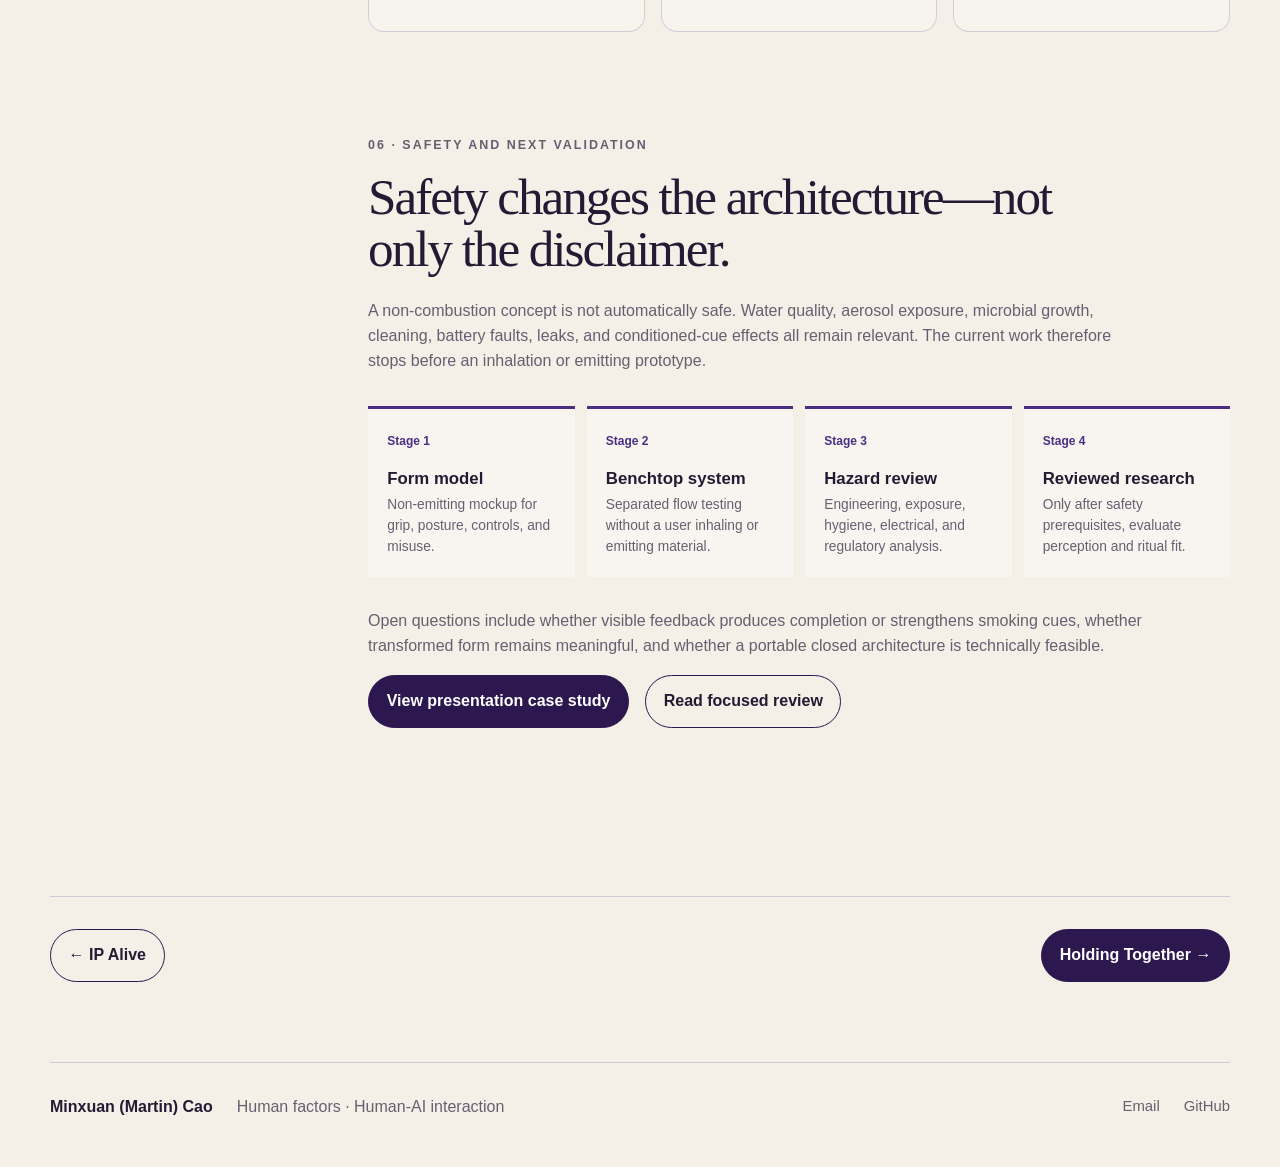
<file: case-studies/pause-with-you.html>
<!doctype html>
<html lang="en">
  <head>
    <meta charset="UTF-8" />
    <meta name="viewport" content="width=device-width, initial-scale=1.0" />
    <meta name="description" content="Pause With You: a design-oriented focused review and speculative physical product concept translating smoking ritual into safety-led human factors requirements." />
    <meta property="og:title" content="Pause With You | Martin Cao" />
    <meta property="og:description" content="A speculative physical product concept translating smoking ritual into safety-led human factors requirements." />
    <meta property="og:image" content="https://martincaominxuan.github.io/Beginner-Martin-personal-portfolio/assets/images/pause-with-you-hero.png" />
    <meta property="og:type" content="article" />
    <meta name="twitter:card" content="summary_large_image" />
    <meta name="twitter:title" content="Pause With You | Martin Cao" />
    <meta name="twitter:description" content="A speculative physical product concept translating smoking ritual into safety-led human factors requirements." />
    <meta name="twitter:image" content="https://martincaominxuan.github.io/Beginner-Martin-personal-portfolio/assets/images/pause-with-you-hero.png" />
    <title>Pause With You | Minxuan Cao</title>
    <link rel="stylesheet" href="../styles.css?v=20261004-uw2" />
  </head>
  <body>
    <a class="skip-link" href="#main">Skip to content</a>
    <header class="site-header"><a class="wordmark" href="../index.html"><span>MC</span><span class="wordmark-text">Minxuan Cao</span></a><nav aria-label="Primary navigation"><a href="../index.html#work">Work</a><a href="../research.html">Research</a><a href="../about.html">About</a><a href="../personal.html">Beyond Work</a><a href="../assets/documents/Martin_Cao_Web_CV.pdf?v=20261103-corrected2">CV</a></nav></header>
    <main id="main">
      <section class="project-hero"><a class="breadcrumb" href="../index.html#work">← Selected work</a><p class="eyebrow">Human factors · Physical interaction · Safety-led concept</p><h1>Pause With You</h1><p class="project-deck">What functions does smoking perform beyond nicotine delivery—and which could be transformed without reproducing harmful exposure?</p><span class="status-pill">Literature-informed speculative concept · Not tested or manufactured</span></section>
      <div class="media-frame"><img src="../assets/images/pause-with-you-hero.png" alt="Pause With You short cylindrical concept held in a closed-fist, microphone-like grip" /><div class="media-caption">Final selected form direction: a short, closed-fist, microphone-like object. Concept rendering; not an engineering validation record.</div></div>
      <dl class="meta-grid"><div><dt>Role</dt><dd>Independent human factors researcher and product designer</dd></div><div><dt>Evidence</dt><dd>Design-oriented focused literature review</dd></div><div><dt>Methods</dt><dd>Task decomposition, requirements, hazard framing</dd></div><div><dt>Outputs</dt><dd>Review, concept architecture, staged validation plan</dd></div></dl>
      <div class="case-layout">
        <aside class="case-nav" aria-label="Case study sections"><strong>On this page</strong><a href="#observation">Observation</a><a href="#evidence">Evidence</a><a href="#task">Task analysis</a><a href="#requirements">Requirements</a><a href="#concept">Concept</a><a href="#safety">Safety</a></aside>
        <article class="case-content">
          <section id="observation"><p class="eyebrow">01 · Starting observation</p><h2>Perceived relief may involve more than the substance.</h2><p>My own smoking history made me notice that holding an object, taking a pause, coordinating inhalation and exhalation, and watching an exhaled plume disperse could feel important to the ritual. I treated that experience as a source of questions—not evidence about other smokers.</p><blockquote class="lead-quote">Preserve selected functions. Transform the form. Do not inherit the cigarette's hazards or claims.</blockquote><p>The project does not attempt to treat nicotine dependence. It examines sensorimotor, visual, ritual, and contextual components that could inform a safer design exploration.</p></section>
          <section id="evidence"><p class="eyebrow">02 · Literature synthesis</p><h2>The evidence produced a useful contradiction.</h2><div class="comparison"><div><h3>Familiarity may help</h3><p>Handling and non-nicotine sensorimotor substitutes may matter for some people, particularly when manipulation is part of the smoking routine.</p></div><div><h3>Resemblance may trigger</h3><p>Visual and multisensory smoking cues can provoke craving. A closer physical copy is not automatically a better substitute.</p></div></div><p>This tension changed the design goal from reproducing a cigarette to preserving a pause, tactile sequence, agency, and visible completion in a deliberately different form.</p></section>
          <section id="task"><p class="eyebrow">03 · Behavioral decomposition</p><h2>I separated a cigarette into twelve observable functions.</h2><div class="flow"><div><span>01–03</span><h3>Initiate</h3><p>Trigger → decide to pause → retrieve</p></div><div><span>04–06</span><h3>Prepare</h3><p>Manipulate → initiate → hand to face</p></div><div><span>07–09</span><h3>Cycle</h3><p>Inhale → exhale → watch plume</p></div><div><span>10–12</span><h3>Close</h3><p>Repeat → end → return</p></div></div><p><strong>Preserve:</strong> pause, manipulation, visible completion, and a clear ending. <strong>Remove:</strong> tobacco, combustion, nicotine delivery, and inhalation through the object.</p></section>
          <section id="requirements"><p class="eyebrow">04 · Requirements</p><h2>Evidence and uncertainty became explicit design constraints.</h2><table class="risk-table"><tbody><tr><td><strong>R1</strong></td><td>No tobacco, combustion, or nicotine delivery</td></tr><tr><td><strong>R2</strong></td><td>No inhalation through the object; sensing and water paths remain separated</td></tr><tr><td><strong>R3</strong></td><td>A short cylindrical power grip—not a cigarette silhouette</td></tr><tr><td><strong>R4</strong></td><td>Exhalation produces immediate and legible visual feedback</td></tr><tr><td><strong>R5</strong></td><td>Every interaction has a clear beginning, optional cycle, and ending</td></tr><tr><td><strong>R6</strong></td><td>No claim of validated cessation effectiveness or safety</td></tr><tr><td><strong>R7</strong></td><td>Leaks, heat, contamination, and misuse default to shutdown</td></tr></tbody></table></section>
          <section id="concept"><p class="eyebrow">05 · Concept architecture</p><h2>Breath, water, and control follow separate pathways.</h2><div class="media-frame"><img src="../assets/images/pause-with-you-architecture.png" alt="Cutaway illustration of the Pause With You separated internal pathways" /><div class="media-caption">Illustrative cutaway used to reason about pathway separation. Components and performance have not been engineered or verified.</div></div><div class="principle-grid"><div class="principle"><h3>Breath sensing</h3><p>User exhalation is detected externally without requiring inhalation through the device.</p></div><div class="principle"><h3>Visible completion</h3><p>Light, haptic, or contained visual feedback can mark an ending without grading breathing performance.</p></div><div class="principle"><h3>Transformed gesture</h3><p>A microphone-like palm grip creates physical distance from a cigarette silhouette.</p></div></div></section>
          <section id="safety"><p class="eyebrow">06 · Safety and next validation</p><h2>Safety changes the architecture—not only the disclaimer.</h2><p>A non-combustion concept is not automatically safe. Water quality, aerosol exposure, microbial growth, cleaning, battery faults, leaks, and conditioned-cue effects all remain relevant. The current work therefore stops before an inhalation or emitting prototype.</p><div class="flow"><div><span>Stage 1</span><h3>Form model</h3><p>Non-emitting mockup for grip, posture, controls, and misuse.</p></div><div><span>Stage 2</span><h3>Benchtop system</h3><p>Separated flow testing without a user inhaling or emitting material.</p></div><div><span>Stage 3</span><h3>Hazard review</h3><p>Engineering, exposure, hygiene, electrical, and regulatory analysis.</p></div><div><span>Stage 4</span><h3>Reviewed research</h3><p>Only after safety prerequisites, evaluate perception and ritual fit.</p></div></div><p>Open questions include whether visible feedback produces completion or strengthens smoking cues, whether transformed form remains meaningful, and whether a portable closed architecture is technically feasible.</p><div class="link-row"><a class="button button-primary" href="../assets/documents/Pause-with-You-Case-Study.pdf">View presentation case study</a><a class="button button-secondary" href="../assets/documents/Pause-with-You-Focused-Literature-Review.pdf">Read focused review</a></div></section>
        </article>
      </div>
      <div class="case-footer"><a class="button button-secondary" href="ip-alive.html">← IP Alive</a><a class="button button-primary" href="holding-together.html">Holding Together →</a></div>
    </main>
    <footer><div><strong>Minxuan (Martin) Cao</strong><span>Human factors · Human-AI interaction</span></div><div class="footer-links"><a href="mailto:mc286@uw.edu">Email</a><a href="https://github.com/MartinCaominxuan">GitHub</a></div></footer>
  </body>
</html>
</file>
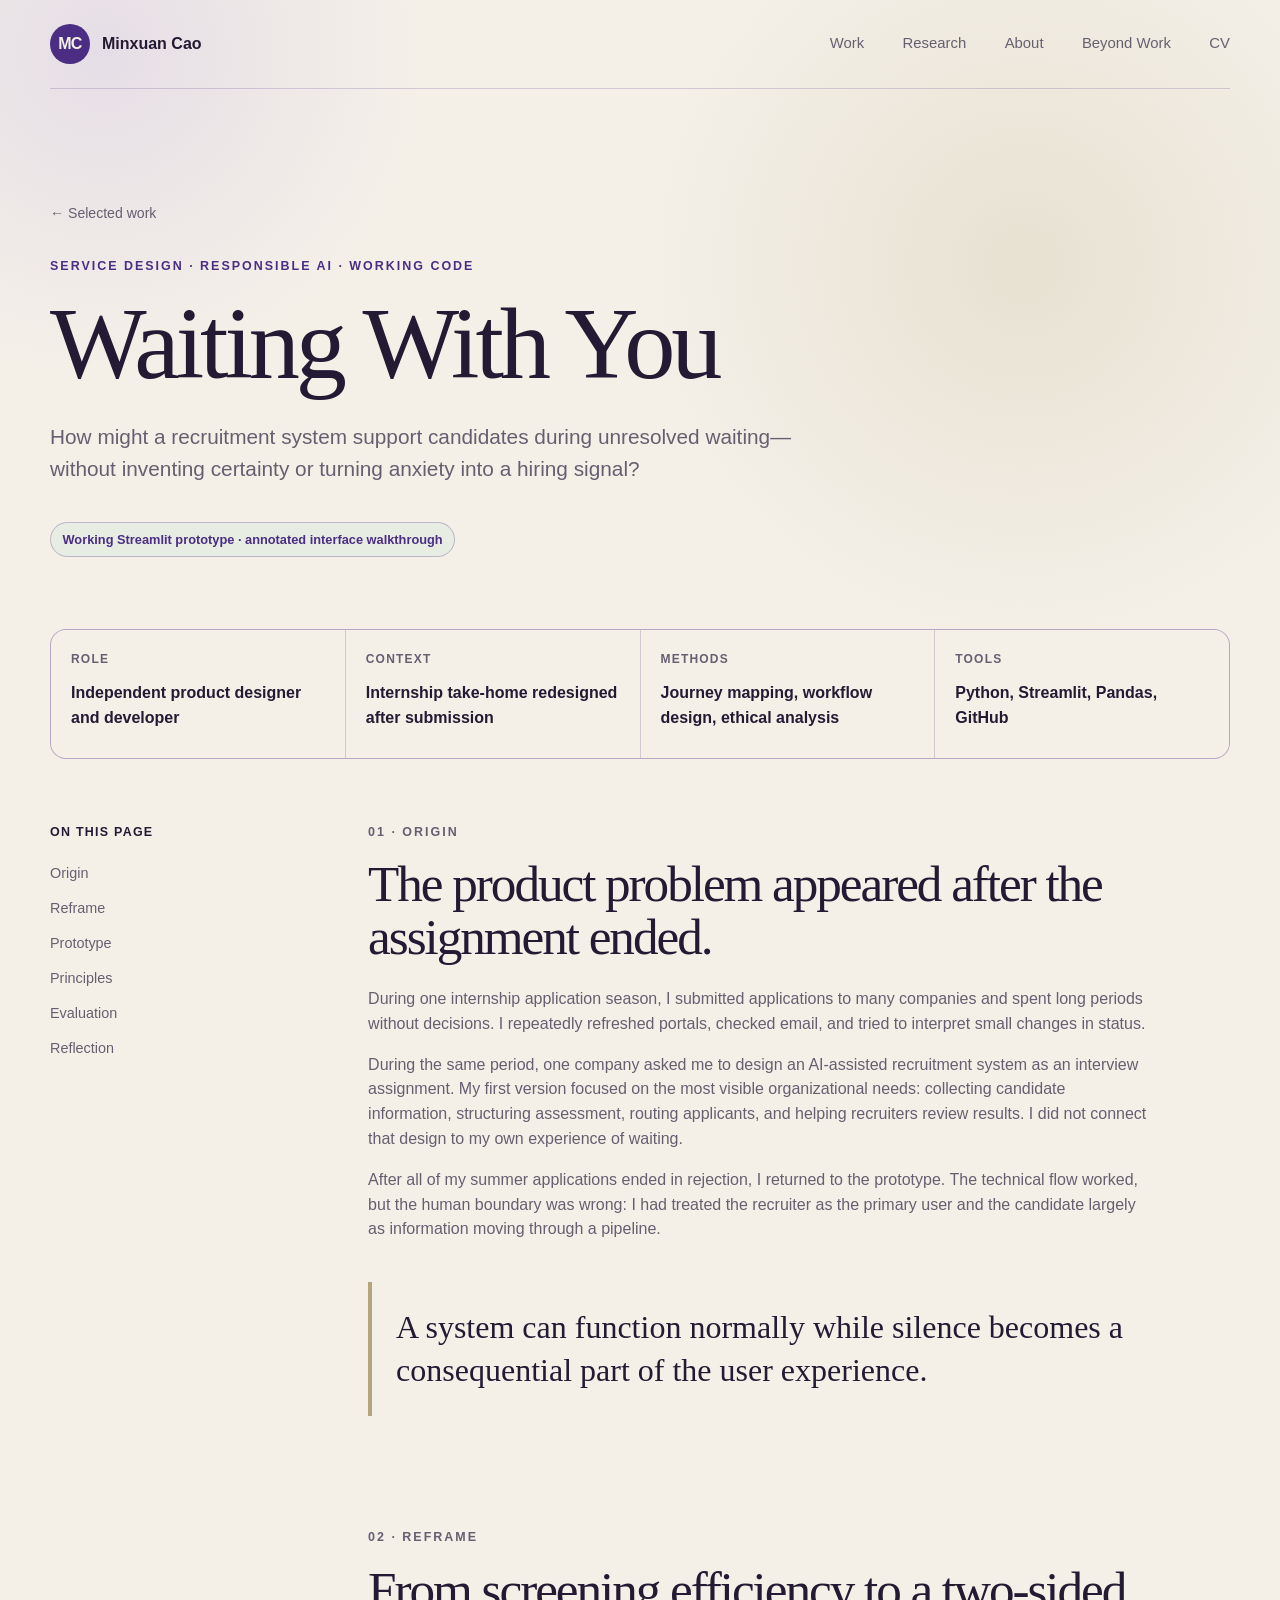
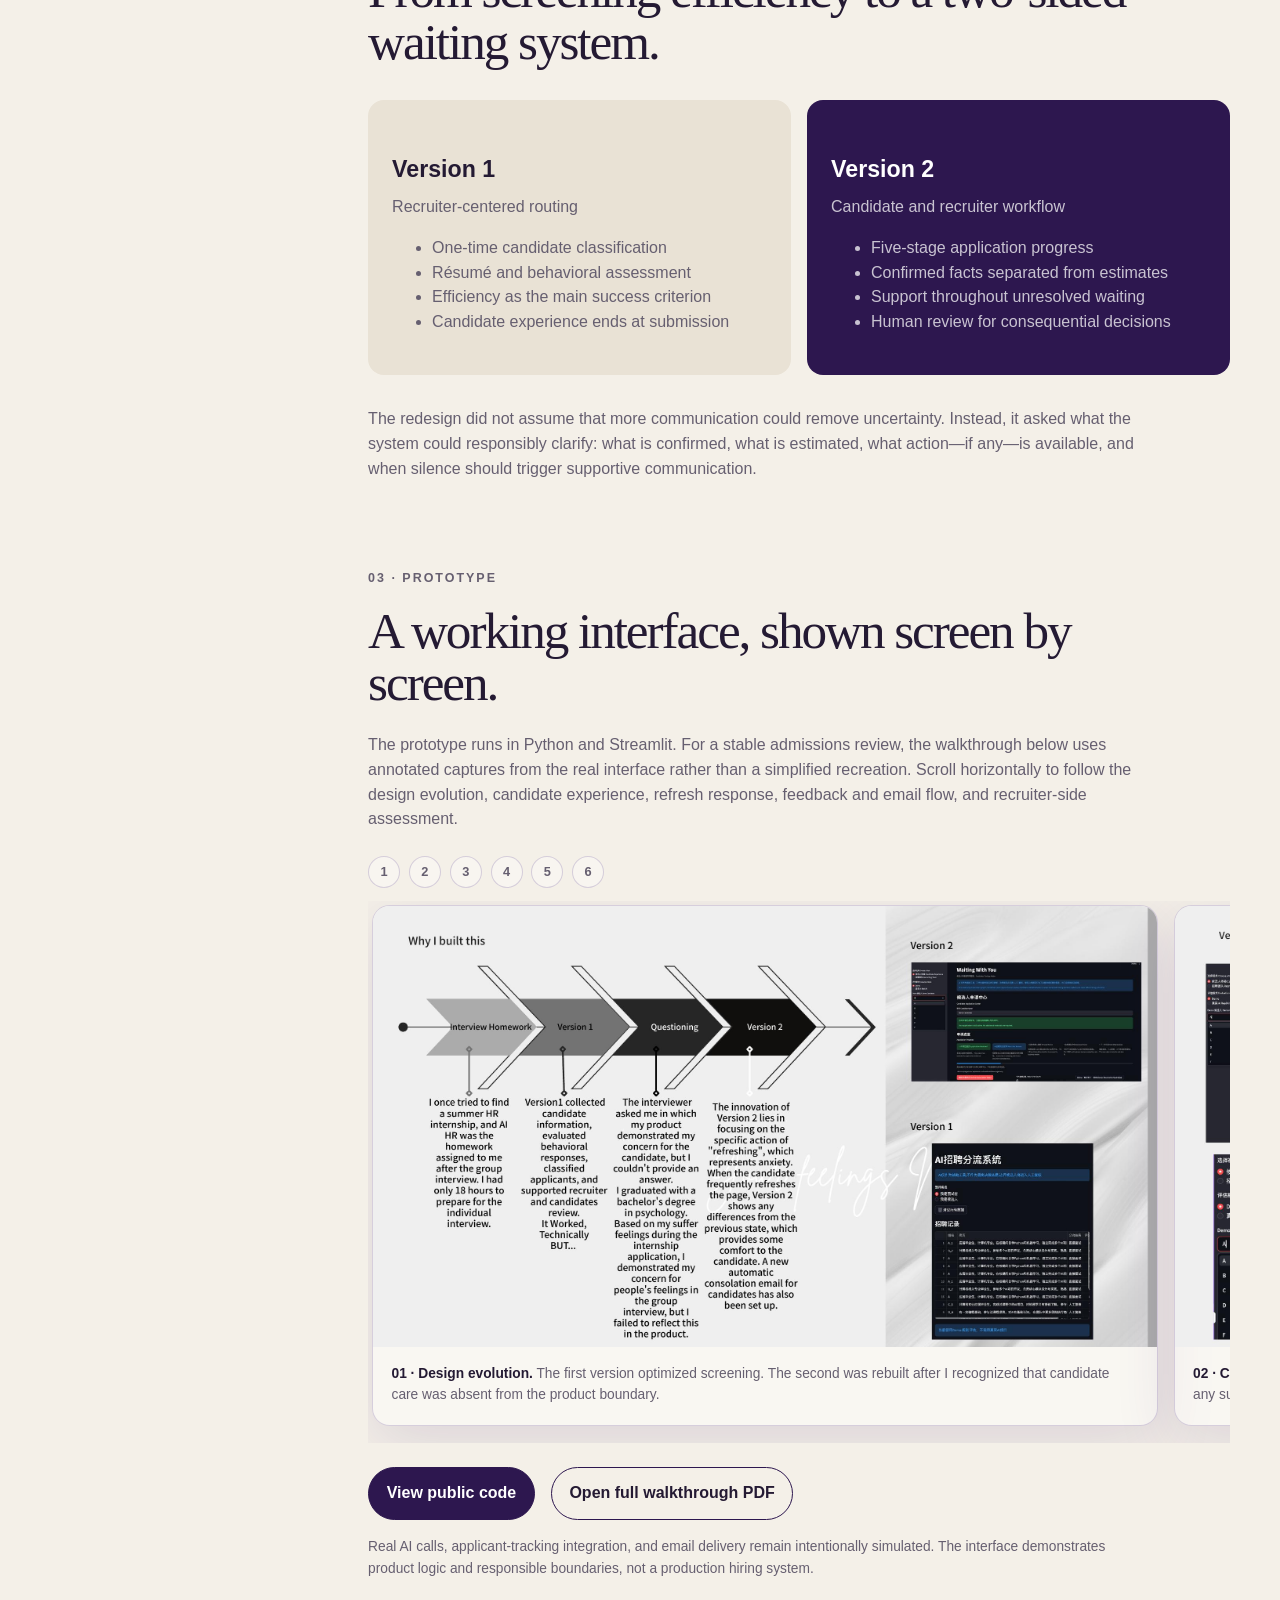
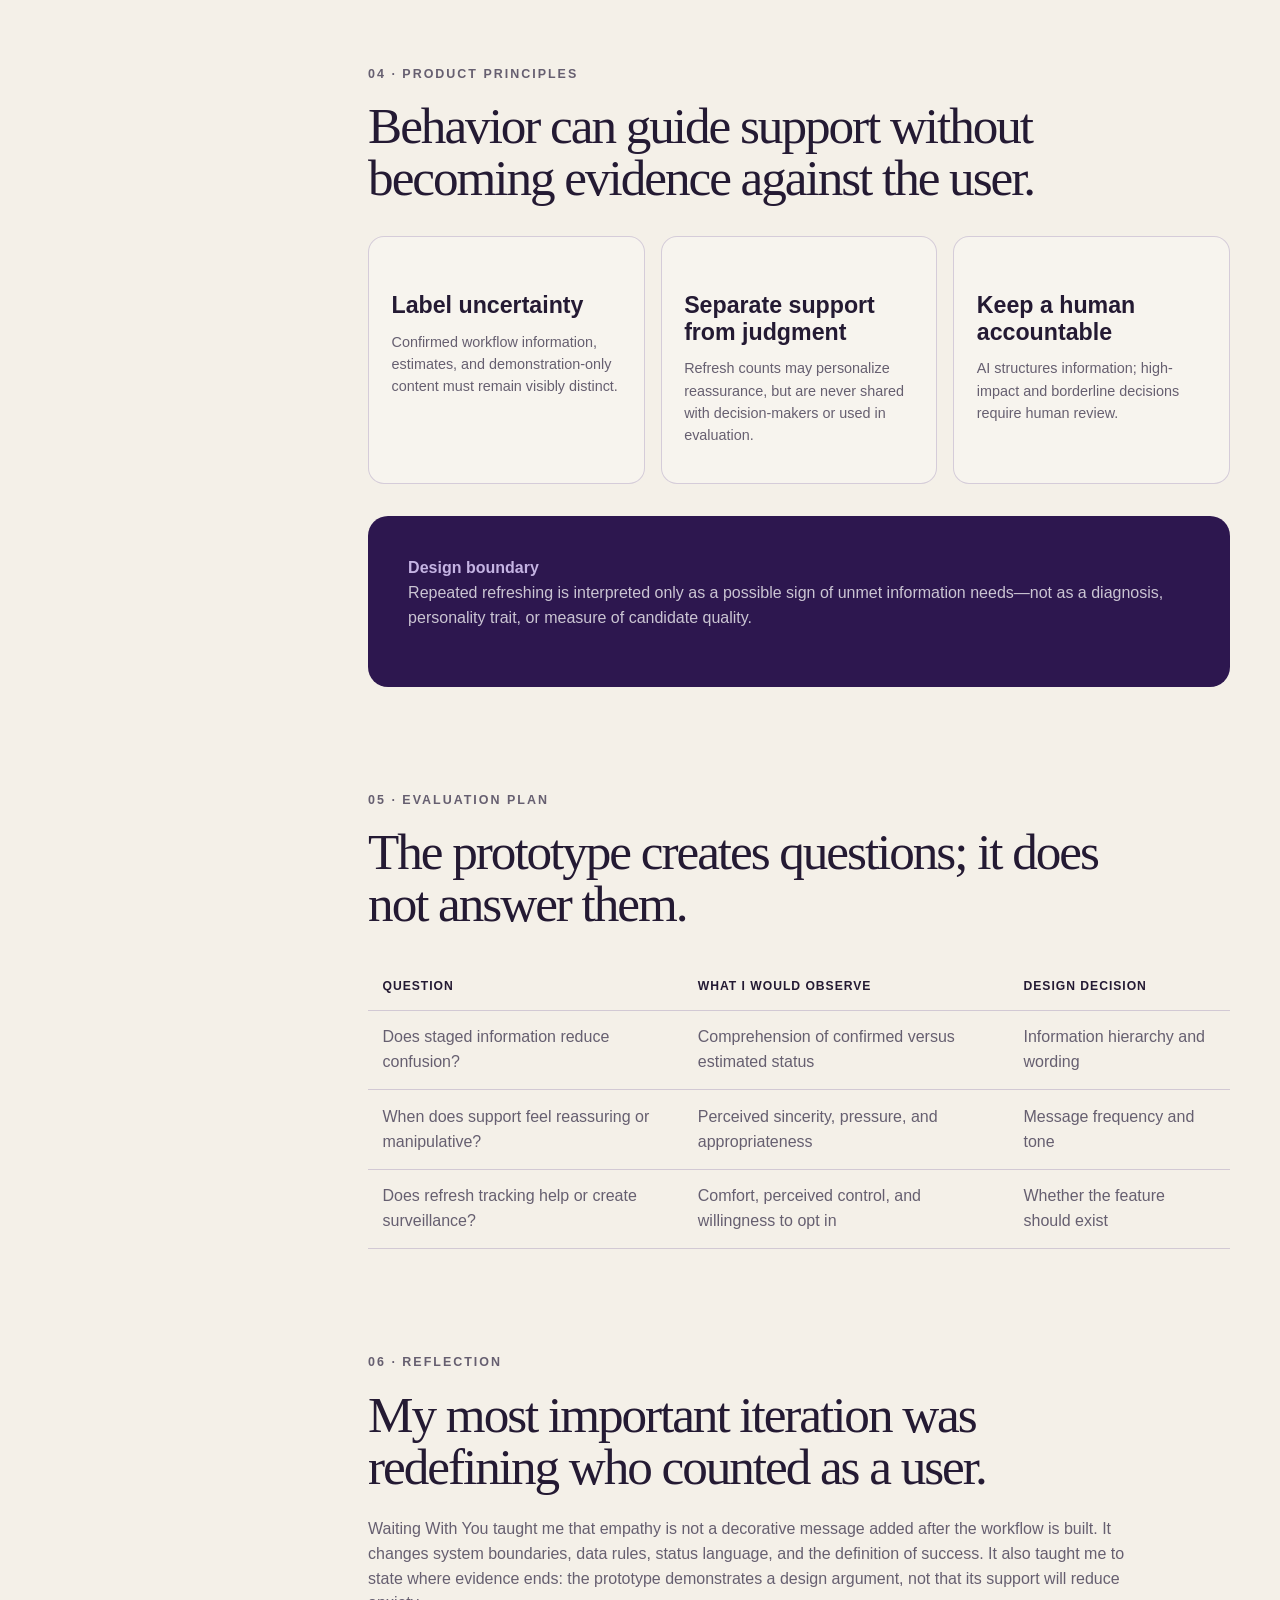
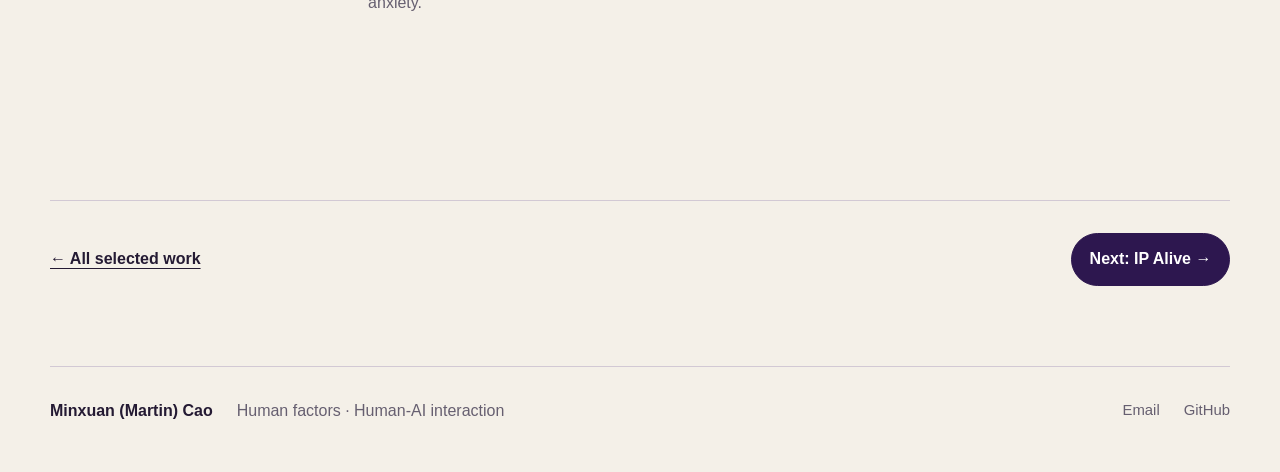
<file: case-studies/waiting-with-you.html>
<!doctype html>
<html lang="en">
  <head>
    <meta charset="UTF-8" />
    <meta name="viewport" content="width=device-width, initial-scale=1.0" />
    <meta name="description" content="Waiting With You: an AI-assisted recruitment prototype redesigned around candidate uncertainty, transparent status, and responsible support." />
    <meta property="og:title" content="Waiting With You | Martin Cao" />
    <meta property="og:description" content="A runnable recruitment prototype redesigned around candidate uncertainty and responsible support." />
    <meta property="og:type" content="article" />
    <meta name="twitter:card" content="summary" />
    <title>Waiting With You | Minxuan Cao</title>
    <link rel="stylesheet" href="../styles.css?v=20261004-uw2" />
  </head>
  <body>
    <a class="skip-link" href="#main">Skip to content</a>
    <header class="site-header">
      <a class="wordmark" href="../index.html"><span>MC</span><span class="wordmark-text">Minxuan Cao</span></a>
      <nav aria-label="Primary navigation">
        <a href="../index.html#work">Work</a><a href="../research.html">Research</a><a href="../about.html">About</a><a href="../personal.html">Beyond Work</a><a href="../assets/documents/Martin_Cao_Web_CV.pdf?v=20261103-corrected2">CV</a>
      </nav>
    </header>

    <main id="main">
      <section class="project-hero">
        <a class="breadcrumb" href="../index.html#work">← Selected work</a>
        <p class="eyebrow">Service design · Responsible AI · Working code</p>
        <h1>Waiting With You</h1>
        <p class="project-deck">How might a recruitment system support candidates during unresolved waiting—without inventing certainty or turning anxiety into a hiring signal?</p>
        <span class="status-pill">Working Streamlit prototype · annotated interface walkthrough</span>
      </section>

      <dl class="meta-grid">
        <div><dt>Role</dt><dd>Independent product designer and developer</dd></div>
        <div><dt>Context</dt><dd>Internship take-home redesigned after submission</dd></div>
        <div><dt>Methods</dt><dd>Journey mapping, workflow design, ethical analysis</dd></div>
        <div><dt>Tools</dt><dd>Python, Streamlit, Pandas, GitHub</dd></div>
      </dl>

      <div class="case-layout">
        <aside class="case-nav" aria-label="Case study sections">
          <strong>On this page</strong>
          <a href="#origin">Origin</a><a href="#reframe">Reframe</a><a href="#prototype">Prototype</a><a href="#principles">Principles</a><a href="#evaluation">Evaluation</a><a href="#reflection">Reflection</a>
        </aside>
        <article class="case-content">
          <section id="origin">
            <p class="eyebrow">01 · Origin</p>
            <h2>The product problem appeared after the assignment ended.</h2>
            <p>During one internship application season, I submitted applications to many companies and spent long periods without decisions. I repeatedly refreshed portals, checked email, and tried to interpret small changes in status.</p>
            <p>During the same period, one company asked me to design an AI-assisted recruitment system as an interview assignment. My first version focused on the most visible organizational needs: collecting candidate information, structuring assessment, routing applicants, and helping recruiters review results. I did not connect that design to my own experience of waiting.</p>
            <p>After all of my summer applications ended in rejection, I returned to the prototype. The technical flow worked, but the human boundary was wrong: I had treated the recruiter as the primary user and the candidate largely as information moving through a pipeline.</p>
            <blockquote class="lead-quote">A system can function normally while silence becomes a consequential part of the user experience.</blockquote>
          </section>

          <section id="reframe">
            <p class="eyebrow">02 · Reframe</p>
            <h2>From screening efficiency to a two-sided waiting system.</h2>
            <div class="comparison">
              <div><h3>Version 1</h3><p>Recruiter-centered routing</p><ul><li>One-time candidate classification</li><li>Résumé and behavioral assessment</li><li>Efficiency as the main success criterion</li><li>Candidate experience ends at submission</li></ul></div>
              <div><h3>Version 2</h3><p>Candidate and recruiter workflow</p><ul><li>Five-stage application progress</li><li>Confirmed facts separated from estimates</li><li>Support throughout unresolved waiting</li><li>Human review for consequential decisions</li></ul></div>
            </div>
            <p>The redesign did not assume that more communication could remove uncertainty. Instead, it asked what the system could responsibly clarify: what is confirmed, what is estimated, what action—if any—is available, and when silence should trigger supportive communication.</p>
          </section>

          <section id="prototype">
            <p class="eyebrow">03 · Prototype</p>
            <h2>A working interface, shown screen by screen.</h2>
            <p>The prototype runs in Python and Streamlit. For a stable admissions review, the walkthrough below uses annotated captures from the real interface rather than a simplified recreation. Scroll horizontally to follow the design evolution, candidate experience, refresh response, feedback and email flow, and recruiter-side assessment.</p>
            <nav class="slide-jumps" aria-label="Waiting With You walkthrough slides"><a href="#waiting-slide-1">1</a><a href="#waiting-slide-2">2</a><a href="#waiting-slide-3">3</a><a href="#waiting-slide-4">4</a><a href="#waiting-slide-5">5</a><a href="#waiting-slide-6">6</a></nav>
            <div class="walkthrough-strip" tabindex="0" aria-label="Horizontally scrollable interface walkthrough">
              <figure id="waiting-slide-1"><img src="../assets/images/waiting-with-you/01-design-evolution.jpg" alt="Annotated comparison of the interview assignment, Version 1, the design critique, and Version 2" /><figcaption><strong>01 · Design evolution.</strong> The first version optimized screening. The second was rebuilt after I recognized that candidate care was absent from the product boundary.</figcaption></figure>
              <figure id="waiting-slide-2"><img src="../assets/images/waiting-with-you/02-candidate-overview.jpg" alt="Annotated candidate interface showing role selection, AI mode disclosure, candidate selection, confirmed status, and a five-stage process" /><figcaption><strong>02 · Candidate overview.</strong> Role, AI mode, confirmed status, and a deliberately more granular process are visible before any supportive intervention.</figcaption></figure>
              <figure id="waiting-slide-3"><img src="../assets/images/waiting-with-you/03-refresh-support.jpg" alt="Annotated application status before and after repeated refreshing, including view count and supportive messaging" /><figcaption><strong>03 · Refresh response.</strong> Repeated checking changes the support shown to the candidate, but the signal remains separate from hiring evaluation.</figcaption></figure>
              <figure id="waiting-slide-4"><img src="../assets/images/waiting-with-you/04-feedback-email.jpg" alt="Annotated candidate feedback controls and a bilingual candidate-care email preview" /><figcaption><strong>04 · Feedback and care email.</strong> Candidates can report clarity and waiting anxiety while the system communicates only what is known and estimated.</figcaption></figure>
              <figure id="waiting-slide-5"><img src="../assets/images/waiting-with-you/05-recruiter-workspace.jpg" alt="Annotated recruiting dashboard with candidate information, job criteria, behavioral responses, and assessment control" /><figcaption><strong>05 · Recruiter workspace.</strong> Résumé information, job criteria, and behavioral evidence are organized for review rather than presented as an unexplained score.</figcaption></figure>
              <figure id="waiting-slide-6"><img src="../assets/images/waiting-with-you/06-assessment-review.jpg" alt="Annotated structured assessment, recommendation, evidence, candidate-facing summary, records, and human correction" /><figcaption><strong>06 · Assessment and correction.</strong> The workflow exposes evidence, retains a candidate-facing summary, and records where human correction changes an AI-supported judgment.</figcaption></figure>
            </div>
            <div class="link-row"><a class="button button-primary" href="https://github.com/MartinCaominxuan/Waiting-with-you-Candidates-feeling-matter">View public code</a><a class="button button-secondary" href="../assets/documents/Waiting_With_You_Portfolio_Walkthrough.pdf">Open full walkthrough PDF</a></div>
            <p class="boundary-note">Real AI calls, applicant-tracking integration, and email delivery remain intentionally simulated. The interface demonstrates product logic and responsible boundaries, not a production hiring system.</p>
          </section>

          <section id="principles">
            <p class="eyebrow">04 · Product principles</p>
            <h2>Behavior can guide support without becoming evidence against the user.</h2>
            <div class="principle-grid">
              <div class="principle"><h3>Label uncertainty</h3><p>Confirmed workflow information, estimates, and demonstration-only content must remain visibly distinct.</p></div>
              <div class="principle"><h3>Separate support from judgment</h3><p>Refresh counts may personalize reassurance, but are never shared with decision-makers or used in evaluation.</p></div>
              <div class="principle"><h3>Keep a human accountable</h3><p>AI structures information; high-impact and borderline decisions require human review.</p></div>
            </div>
            <div class="callout"><strong>Design boundary</strong><p>Repeated refreshing is interpreted only as a possible sign of unmet information needs—not as a diagnosis, personality trait, or measure of candidate quality.</p></div>
          </section>

          <section id="evaluation">
            <p class="eyebrow">05 · Evaluation plan</p>
            <h2>The prototype creates questions; it does not answer them.</h2>
            <table class="risk-table">
              <thead><tr><th>Question</th><th>What I would observe</th><th>Design decision</th></tr></thead>
              <tbody>
                <tr><td>Does staged information reduce confusion?</td><td>Comprehension of confirmed versus estimated status</td><td>Information hierarchy and wording</td></tr>
                <tr><td>When does support feel reassuring or manipulative?</td><td>Perceived sincerity, pressure, and appropriateness</td><td>Message frequency and tone</td></tr>
                <tr><td>Does refresh tracking help or create surveillance?</td><td>Comfort, perceived control, and willingness to opt in</td><td>Whether the feature should exist</td></tr>
              </tbody>
            </table>
          </section>

          <section id="reflection">
            <p class="eyebrow">06 · Reflection</p>
            <h2>My most important iteration was redefining who counted as a user.</h2>
            <p>Waiting With You taught me that empathy is not a decorative message added after the workflow is built. It changes system boundaries, data rules, status language, and the definition of success. It also taught me to state where evidence ends: the prototype demonstrates a design argument, not that its support will reduce anxiety.</p>
          </section>
        </article>
      </div>
      <div class="case-footer"><a class="text-link" href="../index.html#work">← All selected work</a><a class="button button-primary" href="ip-alive.html">Next: IP Alive →</a></div>
    </main>
    <footer><div><strong>Minxuan (Martin) Cao</strong><span>Human factors · Human-AI interaction</span></div><div class="footer-links"><a href="mailto:mc286@uw.edu">Email</a><a href="https://github.com/MartinCaominxuan">GitHub</a></div></footer>
  </body>
</html>
</file>
<file: styles.css>
:root {
  --ink: #241a33;
  --muted: #665f70;
  --paper: #f4f0e8;
  --paper-deep: #e9e2d5;
  --forest: #2d174f;
  --teal: #4b2e83;
  --mint: #c5b4e3;
  --gold: #b7a57a;
  --uw-purple: #4b2e83;
  --uw-lavender: #c5b4e3;
  --uw-gold: #b7a57a;
  --line: rgba(75, 46, 131, 0.2);
  --shadow: 0 18px 60px rgba(75, 46, 131, 0.14);
  --max: 1180px;
}

* { box-sizing: border-box; }

html { scroll-behavior: smooth; }

body {
  margin: 0;
  color: var(--ink);
  background:
    radial-gradient(circle at 8% 1%, rgba(197, 180, 227, 0.3), transparent 20rem),
    radial-gradient(circle at 80% 5%, rgba(183, 165, 122, 0.2), transparent 24rem),
    var(--paper);
  font-family: Inter, ui-sans-serif, -apple-system, BlinkMacSystemFont, "Segoe UI", sans-serif;
  line-height: 1.55;
}

a { color: inherit; }

.skip-link {
  position: fixed;
  left: 1rem;
  top: -4rem;
  z-index: 100;
  padding: 0.75rem 1rem;
  background: white;
  border-radius: 0.5rem;
}

.skip-link:focus { top: 1rem; }

.site-header,
main,
footer {
  width: min(calc(100% - 2.5rem), var(--max));
  margin-inline: auto;
}

.site-header {
  display: flex;
  align-items: center;
  justify-content: space-between;
  padding: 1.5rem 0;
  border-bottom: 1px solid var(--line);
}

.wordmark {
  display: inline-flex;
  align-items: center;
  gap: 0.75rem;
  text-decoration: none;
  font-weight: 760;
}

.wordmark > span:first-child {
  display: grid;
  place-items: center;
  width: 2.5rem;
  aspect-ratio: 1;
  color: var(--paper);
  background: var(--uw-purple);
  border-radius: 50%;
  letter-spacing: -0.05em;
}

nav { display: flex; gap: clamp(1rem, 3vw, 2.5rem); }

nav a,
.footer-links a {
  color: var(--muted);
  text-decoration: none;
  font-size: 0.93rem;
}

nav a:hover,
nav a:focus-visible,
nav a[aria-current="page"],
.footer-links a:hover,
.footer-links a:focus-visible { color: var(--uw-purple); }

.hero {
  display: grid;
  grid-template-columns: minmax(0, 1.2fr) minmax(270px, 0.55fr);
  align-items: center;
  gap: clamp(2rem, 6vw, 5rem);
  padding: clamp(2.25rem, 5vh, 3.5rem) 0 clamp(1.75rem, 4vh, 2.75rem);
}

.hero-content {
  padding-left: clamp(1rem, 3vw, 2.5rem);
  border-left: 4px solid var(--uw-lavender);
}

.hero-portrait {
  position: relative;
  margin: 0;
  overflow: hidden;
  border-radius: 10rem 10rem 1.5rem 1.5rem;
  background: var(--paper-deep);
  box-shadow: var(--shadow);
}

.hero-portrait img {
  display: block;
  width: 100%;
  aspect-ratio: 0.9;
  object-fit: cover;
  object-position: 50% 42%;
}

.hero-portrait figcaption {
  position: absolute;
  right: 0.75rem;
  bottom: 0.75rem;
  left: 0.75rem;
  padding: 0.7rem 0.85rem;
  color: white;
  border-radius: 0.75rem;
  background: rgba(45, 23, 79, 0.9);
  backdrop-filter: blur(8px);
  font-size: 0.76rem;
  line-height: 1.35;
}

.eyebrow {
  margin: 0 0 1rem;
  color: var(--teal);
  font-size: 0.78rem;
  font-weight: 800;
  letter-spacing: 0.16em;
  text-transform: uppercase;
}

h1,
h2,
h3,
p { margin-top: 0; }

h1,
h2 {
  font-family: Georgia, "Times New Roman", serif;
  font-weight: 500;
  letter-spacing: -0.04em;
  line-height: 1.02;
}

h1 {
  max-width: 850px;
  margin-bottom: 1.5rem;
  font-size: clamp(2.8rem, 4.3vw, 4.35rem);
}

h2 { font-size: clamp(2.2rem, 5vw, 4.5rem); }

h3 {
  margin-bottom: 0.75rem;
  font-size: 1.45rem;
  line-height: 1.15;
}

.hero-copy {
  max-width: 720px;
  color: var(--muted);
  font-size: clamp(1.02rem, 1.5vw, 1.17rem);
}

.hero-actions,
.focus-list {
  display: flex;
  flex-wrap: wrap;
  gap: 0.75rem;
}

.hero-actions { margin: 1.25rem 0; }

.button {
  display: inline-flex;
  justify-content: center;
  padding: 0.82rem 1.1rem;
  border: 1px solid var(--forest);
  border-radius: 999px;
  text-decoration: none;
  font-weight: 700;
  transition: transform 160ms ease, background 160ms ease, color 160ms ease;
}

.button:hover,
.button:focus-visible { transform: translateY(-2px); }

:focus-visible { outline: 3px solid var(--uw-lavender); outline-offset: 3px; }

.button-primary { color: white; background: var(--forest); }
.button-secondary { background: transparent; }

.focus-list,
.project-tags {
  margin: 0;
  padding: 0;
  list-style: none;
}

.focus-list li,
.project-tags li {
  padding: 0.4rem 0.72rem;
  border: 1px solid var(--line);
  border-radius: 999px;
  color: var(--muted);
  background: rgba(255,255,255,0.28);
  font-size: 0.82rem;
}

.work-section,
.approach,
.experience-preview { padding: 5rem 0; }

.hero + .work-section { padding-top: 1.75rem; }
.hero + .work-section .section-heading { margin-bottom: 1.5rem; }
.hero + .work-section .section-heading h2 { font-size: clamp(2rem, 3.6vw, 3.4rem); }

.section-heading {
  display: grid;
  grid-template-columns: minmax(0, 1.4fr) minmax(220px, 0.6fr);
  align-items: end;
  gap: 2rem;
  margin-bottom: 2.5rem;
}

.section-heading h2 { margin-bottom: 0; }
.section-heading > p { margin: 0 0 0.65rem; color: var(--muted); }

.project-grid {
  display: grid;
  grid-template-columns: repeat(2, minmax(0, 1fr));
  gap: 1rem;
}

.project-card {
  display: grid;
  grid-template-columns: 3rem minmax(0, 1fr);
  gap: 1rem;
  min-height: 25rem;
  padding: 1.5rem;
  border: 1px solid var(--line);
  border-radius: 1.5rem;
  background: rgba(255,255,255,0.38);
  box-shadow: var(--shadow);
}

.project-card-featured {
  grid-column: 1 / -1;
  min-height: 22rem;
  color: white;
  background: var(--forest);
}

.project-card-image {
  grid-template-columns: 1fr;
  padding: 0;
  overflow: hidden;
}

.project-card-image img {
  width: 100%;
  height: 15rem;
  object-fit: cover;
  background: var(--paper-deep);
}

.project-card-image .project-body { padding: 0 1.5rem 1.5rem; }

.project-index {
  color: var(--gold);
  font-family: Georgia, serif;
  font-size: 1.25rem;
}

.project-body {
  display: flex;
  flex-direction: column;
  align-items: flex-start;
}

.project-body > p:not(.project-type) { max-width: 52rem; color: var(--muted); }
.project-card-featured .project-body > p:not(.project-type) { color: rgba(255,255,255,0.72); }

.project-type {
  margin-bottom: 1rem;
  color: var(--teal);
  font-size: 0.78rem;
  font-weight: 800;
  letter-spacing: 0.09em;
  text-transform: uppercase;
}

.project-card-featured .project-type { color: var(--mint); }

.project-tags {
  display: flex;
  flex-wrap: wrap;
  gap: 0.45rem;
  margin: auto 0 1.2rem;
}

.project-card-featured .project-tags li {
  color: rgba(255,255,255,0.78);
  border-color: rgba(255,255,255,0.2);
  background: rgba(255,255,255,0.06);
}

.project-card-featured .button-secondary { border-color: rgba(255,255,255,0.55); }

.text-link {
  color: inherit;
  text-decoration-thickness: 1px;
  text-underline-offset: 0.25rem;
  font-weight: 750;
}

.project-links { display: flex; flex-wrap: wrap; align-items: center; gap: 1rem; }

.approach {
  border-top: 1px solid var(--line);
  border-bottom: 1px solid var(--line);
}

.approach > h2 { max-width: 850px; }

.process-grid {
  display: grid;
  grid-template-columns: repeat(4, minmax(0, 1fr));
  gap: 1.5rem;
  margin-top: 3.5rem;
}

.process-grid > div { border-top: 3px solid var(--teal); padding-top: 1rem; }
.process-grid span { color: var(--teal); font-size: 0.78rem; font-weight: 800; }
.process-grid h3 { margin: 1.5rem 0 0.45rem; }
.process-grid p { color: var(--muted); font-size: 0.94rem; }

.experience-preview {
  display: grid;
  grid-template-columns: minmax(0, 1fr) minmax(280px, 0.8fr);
  align-items: end;
  gap: 2rem 4rem;
}

.experience-preview h2 { margin-bottom: 0; }
.experience-preview > p { color: var(--muted); }
.experience-preview .button { justify-self: start; }

.link-row {
  display: flex;
  flex-wrap: wrap;
  align-items: center;
  gap: 1rem;
}

/* ---------- Interior pages ---------- */
.page-hero,
.project-hero { padding: clamp(4rem, 9vw, 7rem) 0 3.5rem; }

.page-hero h1,
.project-hero h1 { max-width: 980px; font-size: clamp(3.4rem, 8vw, 7rem); }

.page-intro,
.project-deck {
  max-width: 780px;
  color: var(--muted);
  font-size: clamp(1.08rem, 2vw, 1.3rem);
}

.breadcrumb {
  display: inline-block;
  margin-bottom: 2rem;
  color: var(--muted);
  font-size: 0.88rem;
  text-decoration: none;
}

.breadcrumb:hover { color: var(--teal); }

.status-pill {
  display: inline-flex;
  margin-top: 1rem;
  padding: 0.42rem 0.72rem;
  color: var(--teal);
  border: 1px solid rgba(75, 46, 131, 0.28);
  border-radius: 999px;
  background: rgba(185, 223, 213, 0.2);
  font-size: 0.8rem;
  font-weight: 750;
}

.meta-grid {
  display: grid;
  grid-template-columns: repeat(4, minmax(0, 1fr));
  gap: 1px;
  margin: 1rem 0 4rem;
  overflow: hidden;
  border: 1px solid var(--line);
  border-radius: 1rem;
  background: var(--line);
}

.meta-grid > div { min-height: 8rem; padding: 1.25rem; background: var(--paper); }
.meta-grid dt { margin-bottom: 0.75rem; color: var(--muted); font-size: 0.75rem; font-weight: 800; letter-spacing: 0.1em; text-transform: uppercase; }
.meta-grid dd { margin: 0; font-weight: 700; }

.case-layout {
  display: grid;
  grid-template-columns: minmax(180px, 0.28fr) minmax(0, 1fr);
  gap: clamp(2rem, 6vw, 6rem);
  padding-bottom: 6rem;
}

.case-nav { align-self: start; position: sticky; top: 2rem; }
.case-nav strong { display: block; margin-bottom: 0.8rem; font-size: 0.78rem; letter-spacing: 0.1em; text-transform: uppercase; }
.case-nav a { display: block; padding: 0.4rem 0; color: var(--muted); text-decoration: none; font-size: 0.9rem; }
.case-nav a:hover { color: var(--teal); }

.case-content section { padding: 0 0 4.5rem; scroll-margin-top: 2rem; }
.case-content h2 { max-width: 760px; margin-bottom: 1.5rem; font-size: clamp(2rem, 4vw, 3.5rem); }
.case-content h3 { margin-top: 2rem; }
.case-content > section > p,
.case-content li { max-width: 780px; }
.case-content p,
.case-content li { color: var(--muted); }
.case-content strong { color: var(--ink); }

.lead-quote {
  max-width: 820px;
  margin: 2.5rem 0;
  padding: 1.5rem 0 1.5rem 1.5rem;
  border-left: 4px solid var(--gold);
  font-family: Georgia, serif;
  font-size: clamp(1.35rem, 3vw, 2rem);
  line-height: 1.35;
}

.metric-grid,
.principle-grid,
.research-grid {
  display: grid;
  grid-template-columns: repeat(3, minmax(0, 1fr));
  gap: 1rem;
  margin: 2rem 0;
}

.metric,
.principle,
.research-card {
  padding: 1.4rem;
  border: 1px solid var(--line);
  border-radius: 1rem;
  background: rgba(255,255,255,0.28);
}

.metric strong {
  display: block;
  margin-bottom: 0.25rem;
  color: var(--teal);
  font-family: Georgia, serif;
  font-size: 2.4rem;
  font-weight: 500;
}

.metric span,
.principle p,
.research-card p { color: var(--muted); font-size: 0.9rem; }

.comparison {
  display: grid;
  grid-template-columns: repeat(2, minmax(0, 1fr));
  gap: 1rem;
  margin: 2rem 0;
}

.comparison > div { padding: 1.5rem; border-radius: 1rem; background: var(--paper-deep); }
.comparison > div:last-child { color: white; background: var(--forest); }
.comparison > div:last-child p,
.comparison > div:last-child li { color: rgba(255,255,255,0.74); }

.flow {
  display: grid;
  grid-template-columns: repeat(4, minmax(0, 1fr));
  gap: 0.75rem;
  margin: 2rem 0;
}

.flow > div {
  position: relative;
  min-height: 9rem;
  padding: 1.2rem;
  border-top: 3px solid var(--teal);
  background: rgba(255,255,255,0.34);
}

.flow span { color: var(--teal); font-size: 0.75rem; font-weight: 800; }
.flow h3 { margin: 1rem 0 0.35rem; font-size: 1.05rem; }
.flow p { margin-bottom: 0; font-size: 0.86rem; }

.callout {
  margin: 2rem 0;
  padding: clamp(1.5rem, 4vw, 2.5rem);
  color: white;
  border-radius: 1.25rem;
  background: var(--forest);
}

.callout p { color: rgba(255,255,255,0.75); }
.callout strong { color: var(--mint); }

.media-frame {
  margin: 2rem 0;
  overflow: hidden;
  border: 1px solid var(--line);
  border-radius: 1.25rem;
  background: var(--paper-deep);
}

.media-frame img { display: block; width: 100%; height: auto; }
.media-caption { padding: 0.8rem 1rem; color: var(--muted); font-size: 0.8rem; }

.interactive-demo {
  margin: 2rem 0;
  padding: 1rem;
  border: 1px solid rgba(75, 46, 131, 0.22);
  border-radius: 1.4rem;
  background: rgba(197, 180, 227, 0.13);
}

.interactive-demo-header {
  display: flex;
  align-items: center;
  justify-content: space-between;
  gap: 1rem;
  margin-bottom: 1rem;
}

.interactive-demo-header p { margin: 0; color: var(--muted); font-size: 0.86rem; }
.interactive-demo iframe { display: block; width: 100%; height: 760px; border: 0; border-radius: 1rem; background: white; }
.interactive-demo.mobile-demo iframe { width: min(100%, 430px); height: 780px; margin-inline: auto; border: 10px solid #201c27; border-radius: 2rem; }
.demo-placeholder { display: grid; min-height: 20rem; place-items: center; padding: 2rem; text-align: center; border: 1px dashed rgba(75, 46, 131, .35); border-radius: 1rem; background: rgba(255,255,255,.45); }
.demo-placeholder p { max-width: 38rem; color: var(--muted); }

.slide-jumps {
  display: flex;
  gap: 0.55rem;
  margin: 1.5rem 0 0.8rem;
}

.slide-jumps a {
  display: grid;
  width: 2rem;
  aspect-ratio: 1;
  place-items: center;
  color: var(--muted);
  border: 1px solid var(--line);
  border-radius: 50%;
  background: rgba(255,255,255,0.35);
  text-decoration: none;
  font-size: 0.8rem;
  font-weight: 800;
}

.slide-jumps a:hover,
.slide-jumps a:focus-visible { color: white; background: var(--uw-purple); }

.walkthrough-strip {
  display: grid;
  grid-auto-columns: min(92%, 920px);
  grid-auto-flow: column;
  gap: 1rem;
  margin: 0 0 1.5rem;
  padding: 0.25rem 0.25rem 1.1rem;
  overflow-x: auto;
  overscroll-behavior-inline: contain;
  scroll-snap-type: inline mandatory;
  scroll-padding-inline: 0.25rem;
}

.walkthrough-strip figure {
  margin: 0;
  overflow: hidden;
  scroll-margin-top: 2rem;
  scroll-snap-align: start;
  border: 1px solid var(--line);
  border-radius: 1.1rem;
  background: rgba(255,255,255,0.45);
  box-shadow: var(--shadow);
}

.walkthrough-strip img { display: block; width: 100%; height: auto; }
.walkthrough-strip figcaption { padding: 1rem 1.15rem 1.2rem; color: var(--muted); font-size: 0.86rem; }
.walkthrough-strip figcaption strong { color: var(--ink); }
.boundary-note { margin-top: 1rem; font-size: 0.86rem; }

.prototype-window {
  display: grid;
  grid-template-columns: 0.7fr 1.3fr;
  min-height: 26rem;
  margin: 2rem 0;
  overflow: hidden;
  border: 1px solid var(--line);
  border-radius: 1.25rem;
  box-shadow: var(--shadow);
}

.prototype-sidebar { padding: 1.5rem; color: white; background: var(--forest); }
.prototype-sidebar div { margin: 1rem 0; padding: 0.65rem; border-radius: 0.55rem; background: rgba(255,255,255,0.08); }
.prototype-main { padding: 1.5rem; background: #fbfaf6; }
.prototype-stage { display: flex; gap: 0.45rem; margin: 1.5rem 0; }
.prototype-stage span { flex: 1; height: 0.45rem; border-radius: 99px; background: var(--paper-deep); }
.prototype-stage span.active { background: var(--teal); }
.prototype-message { margin-top: 2rem; padding: 1.25rem; border-left: 3px solid var(--gold); background: var(--paper); }

.phone-stage {
  display: grid;
  grid-template-columns: repeat(3, minmax(0, 1fr));
  align-items: center;
  gap: 1rem;
  margin: 2rem 0;
  padding: 2rem;
  border-radius: 1.5rem;
  background: var(--forest);
}

.phone {
  min-height: 25rem;
  padding: 0.7rem;
  border: 1px solid rgba(255,255,255,0.24);
  border-radius: 1.8rem;
  background: #f7f2e9;
}

.phone:nth-child(2) { transform: translateY(-1rem); }
.phone-screen { height: 100%; padding: 1rem; border-radius: 1.25rem; background: linear-gradient(160deg, #e1f0ea, #f8eee2); }
.phone-screen small { color: var(--teal); font-weight: 800; }
.character-orb { width: 7rem; aspect-ratio: 1; margin: 2rem auto; border-radius: 50%; background: radial-gradient(circle at 35% 30%, #f4cf83, #a64f3e 54%, #52332e); box-shadow: 0 0 0 0.8rem rgba(255,255,255,0.5); }
.memory-card { margin-top: 1rem; padding: 1rem; border-radius: 0.8rem; background: rgba(255,255,255,0.75); }

.risk-table { width: 100%; margin: 2rem 0; border-collapse: collapse; }
.risk-table th,
.risk-table td { padding: 0.9rem; border-bottom: 1px solid var(--line); text-align: left; vertical-align: top; }
.risk-table th { font-size: 0.76rem; letter-spacing: 0.08em; text-transform: uppercase; }
.risk-table td { color: var(--muted); }

.timeline { margin: 3rem 0; }
.timeline-item { display: grid; grid-template-columns: 11rem minmax(0, 1fr); gap: 2rem; padding: 1.4rem 0; border-top: 1px solid var(--line); }
.timeline-item time { color: var(--teal); font-weight: 800; }
.timeline-item h3 { margin: 0 0 0.4rem; }

.publication-list { list-style: none; margin: 2rem 0; padding: 0; }
.publication-list li { padding: 1.25rem 0; border-top: 1px solid var(--line); }
.publication-list a { color: var(--teal); }

.featured-publication {
  display: grid;
  grid-template-columns: minmax(220px, 0.42fr) minmax(0, 1fr);
  gap: clamp(1.5rem, 5vw, 4rem);
  align-items: center;
  margin: 2.5rem 0 3.5rem;
  padding: clamp(1rem, 3vw, 2rem);
  color: white;
  border-radius: 1.5rem;
  background: var(--forest);
  box-shadow: var(--shadow);
}

.publication-cover {
  display: block;
  overflow: hidden;
  border-radius: 0.75rem;
  background: white;
  box-shadow: 0 14px 36px rgba(0, 0, 0, 0.24);
  transform: rotate(-1.2deg);
}

.publication-cover img { display: block; width: 100%; height: auto; }
.publication-copy h3 { margin-bottom: 0.35rem; font-family: Georgia, "Times New Roman", serif; font-size: clamp(2rem, 4vw, 3.6rem); font-weight: 500; letter-spacing: -0.035em; }
.publication-copy > p:not(.publication-status):not(.publication-subtitle) { color: rgba(255,255,255,0.72); }
.publication-status { margin-bottom: 0.8rem; color: var(--mint); font-size: 0.76rem; font-weight: 800; letter-spacing: 0.12em; text-transform: uppercase; }
.publication-subtitle { max-width: 42rem; color: white; font-weight: 700; }
.publication-meta { display: flex; flex-wrap: wrap; gap: 0.55rem; margin: 1.35rem 0; }
.publication-meta span { padding: 0.4rem 0.68rem; color: rgba(255,255,255,0.78); border: 1px solid rgba(255,255,255,0.22); border-radius: 999px; font-size: 0.78rem; }
.featured-publication .button-primary { color: var(--forest); border-color: var(--mint); background: var(--mint); }

/* ---------- Beyond Work ---------- */
.personal-hero {
  display: grid;
  grid-template-columns: minmax(0, 1.2fr) minmax(300px, 0.58fr);
  align-items: center;
  gap: clamp(2rem, 7vw, 6rem);
  padding: clamp(4rem, 9vw, 7rem) 0 5rem;
}

.personal-hero h1 { font-size: clamp(3.3rem, 7vw, 6.6rem); }
.portrait-card,
.personal-chapter figure,
.personal-gallery figure { margin: 0; }

.portrait-card {
  overflow: hidden;
  border-radius: 48% 48% 1.4rem 1.4rem;
  background: var(--forest);
  box-shadow: var(--shadow);
}

.portrait-card img { display: block; width: 100%; aspect-ratio: 0.92; object-fit: cover; object-position: 50% 20%; }
.portrait-card figcaption { padding: 1rem 1.2rem 1.25rem; color: rgba(255,255,255,0.72); font-size: 0.82rem; }

.personal-chapter {
  display: grid;
  grid-template-columns: minmax(0, 0.8fr) minmax(340px, 1.2fr);
  align-items: center;
  gap: clamp(2.5rem, 7vw, 6rem);
  padding: 5rem 0;
  border-top: 1px solid var(--line);
}

.personal-chapter h2 { font-size: clamp(2.5rem, 5vw, 4.6rem); }
.personal-copy > p:not(.eyebrow) { color: var(--muted); }
.fact-row { display: flex; flex-wrap: wrap; gap: 0.55rem; margin-top: 1.5rem; }
.fact-row span { padding: 0.42rem 0.7rem; border: 1px solid var(--line); border-radius: 999px; color: var(--muted); font-size: 0.8rem; }

.photo-pair,
.motion-media,
.personal-gallery-grid {
  display: grid;
  grid-template-columns: repeat(2, minmax(0, 1fr));
  gap: 1rem;
}

.photo-pair figure,
.motion-media figure,
.tall-accent,
.personal-gallery figure {
  overflow: hidden;
  border-radius: 1.2rem;
  background: var(--paper-deep);
  box-shadow: var(--shadow);
}

.photo-pair figure:first-child { transform: translateY(1.5rem); }
.photo-pair img { display: block; width: 100%; height: 32rem; object-fit: cover; }
.photo-pair figure:nth-child(2) img { object-position: 25% 50%; }
.photo-pair figcaption,
.motion-media figcaption,
.tall-accent figcaption,
.personal-gallery figcaption { padding: 0.8rem 1rem; color: var(--muted); font-size: 0.8rem; }

.personal-chapter-dark {
  width: 100vw;
  margin-left: calc(50% - 50vw);
  padding-inline: max(calc((100vw - var(--max)) / 2), 1.25rem);
  color: white;
  border: 0;
  background: var(--forest);
}

.personal-chapter-dark .eyebrow { color: var(--mint); }
.personal-chapter-dark .personal-copy > p:not(.eyebrow),
.personal-chapter-dark figcaption { color: rgba(255,255,255,0.7); }
.motion-media figure { background: rgba(255,255,255,0.08); }
.motion-media img,
.motion-media video { display: block; width: 100%; height: 30rem; object-fit: cover; }
.motion-media video { background: #080c0c; }

.tall-accent { justify-self: end; width: min(100%, 28rem); }
.tall-accent img { display: block; width: 100%; max-height: 36rem; object-fit: cover; }
.personal-gallery { padding: 5rem 0; border-top: 1px solid var(--line); }
.personal-gallery-grid img { display: block; width: 100%; height: 28rem; object-fit: cover; }

.case-footer {
  display: flex;
  align-items: center;
  justify-content: space-between;
  gap: 1rem;
  padding: 2rem 0 5rem;
  border-top: 1px solid var(--line);
}

footer {
  display: flex;
  justify-content: space-between;
  gap: 2rem;
  padding: 2rem 0 3rem;
  border-top: 1px solid var(--line);
}

footer div { display: flex; flex-wrap: wrap; gap: 0.75rem 1.5rem; }
footer span { color: var(--muted); }

@media (max-width: 780px) {
  .wordmark-text { display: none; }
  nav a:nth-child(2), nav a:nth-child(3) { display: none; }
  .hero { grid-template-columns: 1fr; min-height: auto; padding-top: 3.5rem; }
  .hero-portrait { width: min(100%, 31rem); border-radius: 8rem 8rem 1.25rem 1.25rem; }
  .hero-portrait img { aspect-ratio: 1 / 0.86; object-position: 50% 36%; }
  h1 { font-size: clamp(3rem, 16vw, 5rem); }
  .section-heading,
  .project-grid,
  .experience-preview,
  .case-layout,
  .comparison,
  .prototype-window,
  .personal-hero,
  .featured-publication,
  .personal-chapter { grid-template-columns: 1fr; }
  .project-card-featured { grid-column: auto; }
  .process-grid,
  .flow,
  .meta-grid { grid-template-columns: repeat(2, minmax(0, 1fr)); }
  .case-nav { display: none; }
  .metric-grid,
  .principle-grid,
  .research-grid { grid-template-columns: 1fr; }
  .phone-stage { grid-template-columns: 1fr; }
  .phone { min-height: 18rem; }
  .phone:nth-child(2) { transform: none; }
  .timeline-item { grid-template-columns: 1fr; gap: 0.3rem; }
  .interactive-demo-header { align-items: flex-start; flex-direction: column; }
  .interactive-demo iframe { height: 680px; }
  .portrait-card { width: min(100%, 34rem); }
  .personal-chapter-dark { padding-inline: 1.25rem; }
  .tall-accent { justify-self: start; }
}

@media (max-width: 500px) {
  .site-header, main, footer { width: min(calc(100% - 1.5rem), var(--max)); }
  .site-header { padding: 1rem 0; }
  nav { gap: 1rem; }
  .project-card { grid-template-columns: 1fr; min-height: 0; }
  .process-grid { grid-template-columns: 1fr; }
  .meta-grid,
  .flow { grid-template-columns: 1fr; }
  .case-footer { align-items: flex-start; flex-direction: column; }
  .photo-pair,
  .motion-media,
  .personal-gallery-grid { grid-template-columns: 1fr; }
  .photo-pair figure:first-child { transform: none; }
  .photo-pair img,
  .motion-media img,
  .motion-media video,
  .personal-gallery-grid img { height: auto; max-height: 36rem; }
  .walkthrough-strip { grid-auto-columns: 96%; }
  footer { flex-direction: column; }
}

@media (prefers-reduced-motion: reduce) {
  html { scroll-behavior: auto; }
  * { transition: none !important; }
}

/* Holding Together: scoped diagrams and data */
.holding-card > a { display: block; }
.holding-card > a img { object-fit: contain; background: #f7e5d7; }
.ht-evidence { padding: 1.5rem; border: 1px solid var(--line); border-radius: 1rem; margin: 2rem 0; }
.ht-evidence > div { display: grid; grid-template-columns: 1fr auto; gap: .35rem 1rem; margin-bottom: 1.2rem; }
.ht-evidence .ht-bar { grid-column: 1; grid-row: 2; height: 1.1rem; width: var(--effect); background: var(--teal); border-radius: 3px; }
.ht-evidence strong { grid-column: 2; grid-row: 2; line-height: 1.1; }
.ht-evidence small { grid-column: 1 / -1; color: var(--muted); }
.ht-evidence > p { font-size: .85rem; margin: 0; }
.ht-table-scroll { overflow-x: auto; }
.ht-table-scroll caption { text-align: left; font-size: .9rem; padding-bottom: .7rem; color: var(--muted); }
.ht-table-scroll th { text-align: left; padding: .85rem; border-bottom: 1px solid var(--line); vertical-align: top; }
.ht-table-scroll thead { background: var(--paper-deep); }
.ht-table-scroll table { min-width: 530px; }
.ht-rear { position: relative; }
.ht-patch,.ht-spine { position: absolute; top: 43%; height: 24%; border: 2px dashed #36796d; background: #bce3d314; pointer-events: none; }
.ht-patch { width: 14%; }
.ht-patch-left { left: 31.5%; }
.ht-patch-right { left: 53.5%; }
.ht-spine { left: 48%; width: 4%; height: 31%; top: 39%; border-color: #9c432b; }
/* Let wide specification tables scroll inside narrow case-study columns. */
.case-content { min-width: 0; }
.ht-table-scroll { max-width: 100%; }
</file>
<file: demos/waiting-with-you/demo.css>
:root {
  --ink: #172321;
  --muted: #62706d;
  --paper: #f7f4ee;
  --forest: #102c2c;
  --teal: #1d6660;
  --mint: #d9eee7;
  --purple: #4b2e83;
  --gold: #b7a57a;
  --line: #d8d4cb;
}

* { box-sizing: border-box; }
body { margin: 0; color: var(--ink); background: var(--paper); font-family: Inter, ui-sans-serif, -apple-system, BlinkMacSystemFont, "Segoe UI", sans-serif; }
button, input { font: inherit; }
button { cursor: pointer; }
.skip-link { position: fixed; top: -4rem; left: 1rem; z-index: 5; padding: .7rem 1rem; color: white; background: var(--purple); }
.skip-link:focus { top: 1rem; }
.demo-header, footer { display: flex; align-items: center; justify-content: space-between; gap: 1rem; padding: 1rem clamp(1rem, 4vw, 3rem); color: white; background: var(--forest); }
.demo-header a, footer a { color: white; font-weight: 800; text-underline-offset: .2rem; }
.demo-header span, footer span { color: rgba(255,255,255,.68); font-size: .82rem; }
.demo-shell { width: min(1180px, calc(100% - 2rem)); margin: 2rem auto; }
.view-switch { display: inline-flex; gap: .35rem; margin-bottom: 1rem; padding: .35rem; border: 1px solid var(--line); border-radius: 999px; background: white; }
.tab { padding: .65rem 1rem; border: 0; border-radius: 999px; color: var(--muted); background: transparent; font-weight: 750; }
.tab.active { color: white; background: var(--purple); }
.view-panel { display: grid; grid-template-columns: minmax(220px, .58fr) minmax(0, 1.6fr); min-height: 640px; overflow: hidden; border: 1px solid var(--line); border-radius: 1.3rem; background: white; box-shadow: 0 22px 70px rgba(16,44,44,.12); }
.view-panel.hidden { display: none; }
.sidebar { padding: 2rem; color: white; background: linear-gradient(160deg, var(--forest), #1f4a46); }
.sidebar h1 { margin: .5rem 0 .25rem; font-family: Georgia, serif; font-size: 2.2rem; font-weight: 500; line-height: 1.05; }
.sidebar > p:not(.overline) { color: rgba(255,255,255,.64); }
.sidebar nav { display: grid; gap: .55rem; margin-top: 3rem; }
.nav-item { padding: .75rem; border: 0; border-radius: .65rem; color: rgba(255,255,255,.7); background: transparent; text-align: left; }
.nav-item.active { color: white; background: rgba(255,255,255,.1); }
.workspace { padding: clamp(1.5rem, 4vw, 3rem); }
.workspace h2 { max-width: 660px; margin: .4rem 0 2rem; font-family: Georgia, serif; font-size: clamp(2rem, 4vw, 3.7rem); font-weight: 500; line-height: 1.03; }
.overline { margin: 0; color: var(--teal); font-size: .72rem; font-weight: 850; letter-spacing: .13em; }
.sidebar .overline, .recruiter-sidebar .overline { color: #c9b8ea; }
.progress { display: grid; grid-template-columns: repeat(5, 1fr); gap: .35rem; margin: 0 0 2rem; padding: 0; list-style: none; }
.progress li { display: grid; gap: .4rem; color: var(--muted); font-size: .72rem; }
.progress li::before { content: ""; height: .35rem; border-radius: 99px; background: #e8e3dc; }
.progress li.done::before, .progress li.current::before { background: var(--teal); }
.progress li span { display: none; }
.fact-grid { display: grid; grid-template-columns: repeat(3, 1fr); gap: .75rem; }
.fact-grid article { min-height: 8rem; padding: 1rem; border: 1px solid var(--line); border-radius: .8rem; background: #fbfaf7; }
.fact-grid span, .badge { color: var(--teal); font-size: .68rem; font-weight: 850; letter-spacing: .08em; }
.fact-grid strong { display: block; margin-top: .8rem; line-height: 1.3; }
.support-card { display: flex; align-items: flex-end; justify-content: space-between; gap: 2rem; margin: 1rem 0; padding: 1.4rem; border-left: 4px solid var(--gold); border-radius: .4rem .9rem .9rem .4rem; background: var(--paper); }
.support-card h3 { margin: .4rem 0; }
.support-card p:not(.overline) { margin-bottom: 0; color: var(--muted); }
.refresh-area { display: grid; justify-items: end; gap: .45rem; min-width: 12rem; }
.refresh-area small { color: var(--muted); }
.primary-action { padding: .75rem 1rem; border: 0; border-radius: 999px; color: white; background: var(--purple); font-weight: 800; }
.consent-control { display: flex; gap: .7rem; align-items: flex-start; padding: .9rem; border: 1px solid rgba(75,46,131,.22); border-radius: .8rem; background: rgba(197,180,227,.14); }
.consent-control input { margin-top: .25rem; accent-color: var(--purple); }
.consent-control small { display: block; margin-top: .2rem; color: var(--muted); }
.candidate-row { display: grid; grid-template-columns: 1.2fr 1fr auto; align-items: center; gap: 1rem; padding: 1rem; border-bottom: 1px solid var(--line); }
.candidate-row button { padding: .55rem .8rem; border: 1px solid var(--forest); border-radius: 999px; background: transparent; font-weight: 700; }
.header-row { color: var(--muted); font-size: .72rem; font-weight: 800; letter-spacing: .08em; text-transform: uppercase; }
.badge { justify-self: start; padding: .3rem .55rem; border-radius: 99px; background: var(--mint); }
.badge.neutral { color: var(--purple); background: rgba(197,180,227,.25); }
.boundary-card { margin-top: 2rem; padding: 1.5rem; color: white; border-radius: 1rem; background: var(--purple); }
.boundary-card .overline { color: #e7dff7; }
.boundary-card h3 { margin: .5rem 0; }
.boundary-card p:last-child { margin-bottom: 0; color: rgba(255,255,255,.76); }

@media (max-width: 760px) {
  .view-panel { grid-template-columns: 1fr; }
  .sidebar { padding: 1.4rem; }
  .sidebar nav { display: none; }
  .fact-grid { grid-template-columns: 1fr; }
  .support-card { align-items: stretch; flex-direction: column; }
  .refresh-area { justify-items: start; }
  .candidate-row { grid-template-columns: 1fr; }
  .header-row { display: none; }
  .demo-header, footer { align-items: flex-start; flex-direction: column; }
}
</file>
